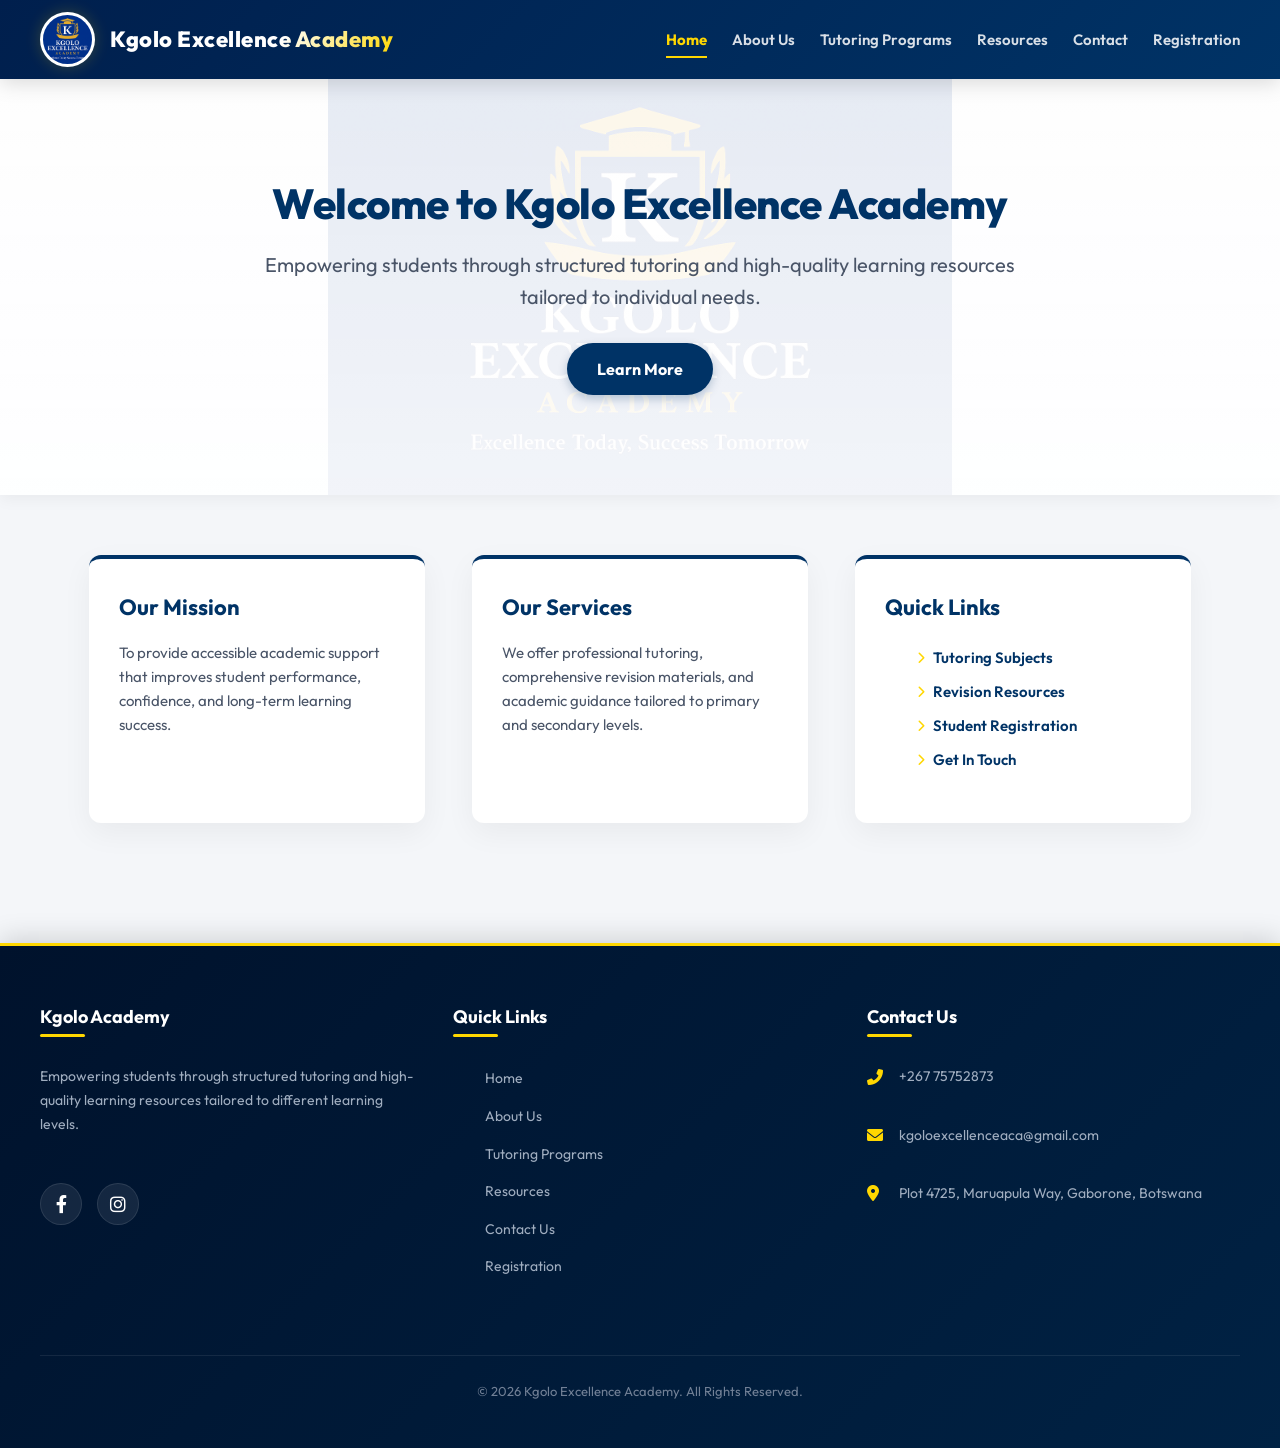
<file: index.html>
<!DOCTYPE html>
<html lang="en">
<head>
    <meta charset="UTF-8">
    <meta name="viewport" content="width=device-width, initial-scale=1.0">
    <title>Kgolo Excellence Academy | Home</title>

    <!-- Bootstrap CSS -->
    <link href="https://cdn.jsdelivr.net/npm/bootstrap@5.3.3/dist/css/bootstrap.min.css" rel="stylesheet" integrity="sha384-QWTKZyjpPEjISv5WaRU9OFeRpok6YctnYmDr5pNlyT2bRjXh0JMhjY6hW+ALEwIH" crossorigin="anonymous">

    <!-- Font Awesome (for social and contact icons) -->
    <link rel="stylesheet" href="https://cdnjs.cloudflare.com/ajax/libs/font-awesome/6.0.0/css/all.min.css">
    
    <!-- Shared Styles -->
    <link rel="stylesheet" href="nav-footer.css">
    
    <!-- Bootstrap JS Bundle -->
    <script src="https://cdn.jsdelivr.net/npm/bootstrap@5.3.3/dist/js/bootstrap.bundle.min.js" integrity="sha384-YvpcrYf0tY3lHB60NNkmXc5s9fDVZLESaAA55NDzOxhy9GkcIdslK1eN7N6jIeHz" crossorigin="anonymous" defer></script>

    <!-- Shared Navigation JS -->
    <script src="navigation.js" defer></script>

    <style>
        /* Page-specific overrides and content styles */
        body {
            background-color: #f4f6f9;
        }

        /* HERO SECTION */
        .hero {
            background: linear-gradient(rgba(255, 255, 255, 0.9), rgba(255, 255, 255, 0.95)), url('Images.wmd/Kgolo Excellence Academy Logo.png') no-repeat center;
            background-size: contain;
            text-align: center;
            padding: 100px 20px;
            box-shadow: 0 4px 15px rgba(0, 0, 0, 0.05);
        }

        .hero h1 {
            color: #003366;
            font-size: 42px;
            font-weight: 800;
            margin-bottom: 20px;
            letter-spacing: -0.5px;
        }

        .hero p {
            font-size: 20px;
            color: #4a5568;
            max-width: 800px;
            margin: 0 auto 30px;
            line-height: 1.6;
        }

        .btn {
            display: inline-block;
            background-color: #003366;
            color: white;
            padding: 14px 30px;
            border: none;
            cursor: pointer;
            font-size: 16px;
            font-weight: bold;
            border-radius: 30px;
            text-decoration: none;
            transition: all 0.3s cubic-bezier(0.165, 0.84, 0.44, 1);
            box-shadow: 0 4px 10px rgba(0, 51, 102, 0.25);
        }

        .btn:hover {
            background-color: #0055aa;
            transform: translateY(-2px);
            box-shadow: 0 6px 15px rgba(0, 85, 170, 0.35);
        }

        /* SECTIONS / CARDS */
        .sections {
            display: flex;
            justify-content: space-around;
            padding: 60px 40px;
            gap: 30px;
            flex-wrap: wrap;
            max-width: 1200px;
            margin: 0 auto;
        }

        .box {
            background: white;
            padding: 35px 30px;
            width: 30%;
            min-width: 280px;
            border-radius: 12px;
            box-shadow: 0 10px 30px rgba(0, 0, 0, 0.05);
            transition: all 0.3s ease;
            border-top: 4px solid #003366;
            display: flex;
            flex-direction: column;
            gap: 15px;
        }

        .box:hover {
            transform: translateY(-5px);
            box-shadow: 0 15px 35px rgba(0, 0, 0, 0.1);
            border-top-color: #ffd700;
        }

        .box h3 {
            color: #003366;
            font-size: 22px;
            font-weight: 700;
            margin-bottom: 5px;
        }

        .box p {
            color: #4a5568;
            font-size: 15px;
            line-height: 1.6;
        }

        .box-links {
            list-style: none;
            display: flex;
            flex-direction: column;
            gap: 10px;
            margin-top: 5px;
        }

        .box-links a {
            color: #003366;
            text-decoration: none;
            font-weight: 600;
            font-size: 15px;
            display: flex;
            align-items: center;
            gap: 8px;
            transition: color 0.2s ease;
        }

        .box-links a:hover {
            color: #0055aa;
        }

        .box-links i {
            font-size: 12px;
            color: #ffd700;
        }

        /* RESPONSIVE DESIGN */
        @media (max-width: 768px) {
            .hero {
                padding: 60px 20px;
            }

            .hero h1 {
                font-size: 32px;
            }

            .hero p {
                font-size: 17px;
            }

            .sections {
                padding: 30px 20px;
                flex-direction: column;
            }

            .box {
                width: 100%;
            }
        }
    </style>
</head>

<body>

    <!-- HEADER -->
    <header>
        <a href="index.html" class="logo-container">
            <img src="Images.wmd/Kgolo Excellence Academy Logo.png" alt="Kgolo Logo">
            <span class="site-name">Kgolo Excellence Academy</span>
        </a>

        <!-- Hamburger Icon Toggle -->
        <div class="menu-toggle">☰</div>

        <nav id="navMenu">
            <a href="index.html">Home</a>
            <a href="about.html">About Us</a>
            <a href="tutoring.html">Tutoring Programs</a>
            <a href="resources.html">Resources</a>
            <a href="contact.html">Contact</a>
            <a href="registration.html">Registration</a>
        </nav>
    </header>

    <!-- HERO -->
    <section class="hero">
        <h1>Welcome to Kgolo Excellence Academy</h1>
        <p>Empowering students through structured tutoring and high-quality learning resources tailored to individual needs.</p>
        <a href="about.html" class="btn">Learn More</a>
    </section>

    <!-- MAIN SECTIONS -->
    <section class="sections">

        <div class="box">
            <h3>Our Mission</h3>
            <p>
                To provide accessible academic support that improves student performance,
                confidence, and long-term learning success.
            </p>
        </div>

        <div class="box">
            <h3>Our Services</h3>
            <p>
                We offer professional tutoring, comprehensive revision materials, and academic guidance
                tailored to primary and secondary levels.
            </p>
        </div>

        <div class="box">
            <h3>Quick Links</h3>
            <ul class="box-links">
                <li><a href="tutoring.html"><i class="fas fa-chevron-right"></i> Tutoring Subjects</a></li>
                <li><a href="resources.html"><i class="fas fa-chevron-right"></i> Revision Resources</a></li>
                <li><a href="registration.html"><i class="fas fa-chevron-right"></i> Student Registration</a></li>
                <li><a href="contact.html"><i class="fas fa-chevron-right"></i> Get In Touch</a></li>
            </ul>
        </div>

    </section>

    <!-- FOOTER -->
    <footer>
        <div class="footer-col footer-about">
            <h3>Kgolo Academy</h3>
            <p>Empowering students through structured tutoring and high-quality learning resources tailored to different learning levels.</p>
            <div class="socials">
                <a href="https://www.facebook.com/" target="_blank" aria-label="Facebook"><i class="fab fa-facebook-f"></i></a>
                <a href="https://www.instagram.com/" target="_blank" aria-label="Instagram"><i class="fab fa-instagram"></i></a>
            </div>
        </div>

        <div class="footer-col">
            <h3>Quick Links</h3>
            <ul class="footer-links">
                <li><a href="index.html">Home</a></li>
                <li><a href="about.html">About Us</a></li>
                <li><a href="tutoring.html">Tutoring Programs</a></li>
                <li><a href="resources.html">Resources</a></li>
                <li><a href="contact.html">Contact Us</a></li>
                <li><a href="registration.html">Registration</a></li>
            </ul>
        </div>

        <div class="footer-col footer-contact">
            <h3>Contact Us</h3>
            <p><i class="fas fa-phone-alt"></i> +267 75752873</p>
            <p><i class="fas fa-envelope"></i> kgoloexcellenceaca@gmail.com</p>
            <p><i class="fas fa-map-marker-alt"></i> Plot 4725, Maruapula Way, Gaborone, Botswana</p>
        </div>

        <div class="footer-bottom">
            <p>&copy; 2026 Kgolo Excellence Academy. All Rights Reserved.</p>
        </div>
    </footer>

</body>
</html>
</file>
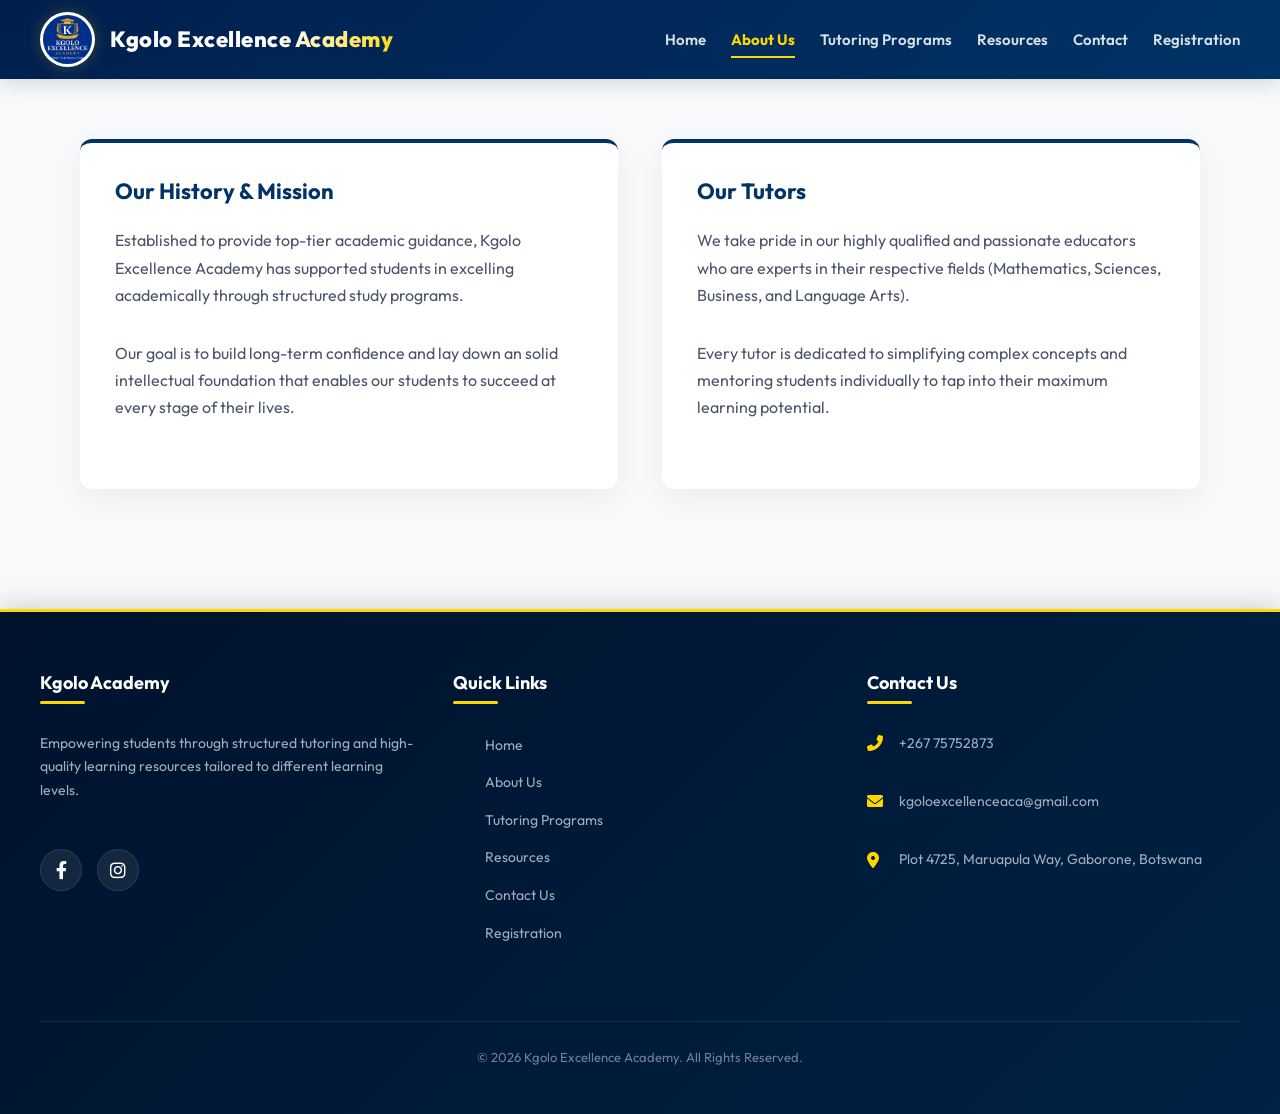
<file: about.html>
<!DOCTYPE html>
<html lang="en">
<head>
  <meta charset="UTF-8">
  <meta name="viewport" content="width=device-width, initial-scale=1.0">
  <title>About Us | Kgolo Excellence Academy</title>

  <!-- Bootstrap CSS -->
  <link href="https://cdn.jsdelivr.net/npm/bootstrap@5.3.3/dist/css/bootstrap.min.css" rel="stylesheet" integrity="sha384-QWTKZyjpPEjISv5WaRU9OFeRpok6YctnYmDr5pNlyT2bRjXh0JMhjY6hW+ALEwIH" crossorigin="anonymous">

  <!-- Font Awesome -->
  <link rel="stylesheet" href="https://cdnjs.cloudflare.com/ajax/libs/font-awesome/6.0.0/css/all.min.css">
  
  <!-- Shared Stylesheet -->
  <link rel="stylesheet" href="nav-footer.css">
  
  <!-- Bootstrap JS Bundle -->
  <script src="https://cdn.jsdelivr.net/npm/bootstrap@5.3.3/dist/js/bootstrap.bundle.min.js" integrity="sha384-YvpcrYf0tY3lHB60NNkmXc5s9fDVZLESaAA55NDzOxhy9GkcIdslK1eN7N6jIeHz" crossorigin="anonymous" defer></script>

  <!-- Shared Navigation Script -->
  <script src="navigation.js" defer></script>

  <style>
    /* Main Content Layout styles specific to About page */
    .main {
      display: flex;
      justify-content: space-between;
      padding: 60px 40px;
      gap: 40px;
      max-width: 1200px;
      margin: 0 auto;
    }

    .box {
      width: 48%;
      min-height: 350px;
      background: white;
      padding: 35px;
      border-radius: 12px;
      box-shadow: 0 10px 30px rgba(0,0,0,0.05);
      border-top: 4px solid #003366;
      transition: transform 0.3s ease, box-shadow 0.3s ease;
      display: flex;
      flex-direction: column;
      gap: 15px;
    }

    .box:hover {
      transform: translateY(-5px);
      box-shadow: 0 15px 35px rgba(0, 0, 0, 0.1);
      border-top-color: #ffd700;
    }

    .box h3 {
      color: #003366;
      font-size: 22px;
      font-weight: 700;
    }

    .box p {
      color: #4a5568;
      font-size: 16px;
      line-height: 1.7;
    }

    /* RESPONSIVE DESIGN */
    @media (max-width: 768px) {
      .main {
        flex-direction: column;
        padding: 30px 20px;
        gap: 30px;
      }

      .box {
        width: 100%;
        min-height: auto;
        padding: 25px;
      }
    }
  </style>
</head>

<body>

  <!-- HEADER -->
  <header>
    <a href="index.html" class="logo-container">
      <img src="Images.wmd/Kgolo Excellence Academy Logo.png" alt="Kgolo Logo">
      <span class="site-name">Kgolo Excellence Academy</span>
    </a>

    <!-- Hamburger Icon Toggle -->
    <div class="menu-toggle">☰</div>

    <nav id="navMenu">
      <a href="index.html">Home</a>
      <a href="about.html">About Us</a>
      <a href="tutoring.html">Tutoring Programs</a>
      <a href="resources.html">Resources</a>
      <a href="contact.html">Contact</a>
      <a href="registration.html">Registration</a>
    </nav>
  </header>

  <!-- MAIN CONTENT -->
  <section class="main">

    <!-- LEFT BOX -->
    <div class="box">
      <h3>Our History & Mission</h3>
      <p>
        Established to provide top-tier academic guidance, Kgolo Excellence Academy has supported students in excelling academically through structured study programs.
      </p>
      <p>
        Our goal is to build long-term confidence and lay down an solid intellectual foundation that enables our students to succeed at every stage of their lives.
      </p>
    </div>

    <!-- RIGHT BOX -->
    <div class="box">
      <h3>Our Tutors</h3>
      <p>
        We take pride in our highly qualified and passionate educators who are experts in their respective fields (Mathematics, Sciences, Business, and Language Arts).
      </p>
      <p>
        Every tutor is dedicated to simplifying complex concepts and mentoring students individually to tap into their maximum learning potential.
      </p>
    </div>

  </section>

  <!-- FOOTER -->
  <footer>
    <div class="footer-col footer-about">
      <h3>Kgolo Academy</h3>
      <p>Empowering students through structured tutoring and high-quality learning resources tailored to different learning levels.</p>
      <div class="socials">
        <a href="https://www.facebook.com/" target="_blank" aria-label="Facebook"><i class="fab fa-facebook-f"></i></a>
        <a href="https://www.instagram.com/" target="_blank" aria-label="Instagram"><i class="fab fa-instagram"></i></a>
      </div>
    </div>

    <div class="footer-col">
      <h3>Quick Links</h3>
      <ul class="footer-links">
        <li><a href="index.html">Home</a></li>
        <li><a href="about.html">About Us</a></li>
        <li><a href="tutoring.html">Tutoring Programs</a></li>
        <li><a href="resources.html">Resources</a></li>
        <li><a href="contact.html">Contact Us</a></li>
        <li><a href="registration.html">Registration</a></li>
      </ul>
    </div>

    <div class="footer-col footer-contact">
      <h3>Contact Us</h3>
      <p><i class="fas fa-phone-alt"></i> +267 75752873</p>
      <p><i class="fas fa-envelope"></i> kgoloexcellenceaca@gmail.com</p>
      <p><i class="fas fa-map-marker-alt"></i> Plot 4725, Maruapula Way, Gaborone, Botswana</p>
    </div>

    <div class="footer-bottom">
      <p>&copy; 2026 Kgolo Excellence Academy. All Rights Reserved.</p>
    </div>
  </footer>

</body>
</html>
</file>
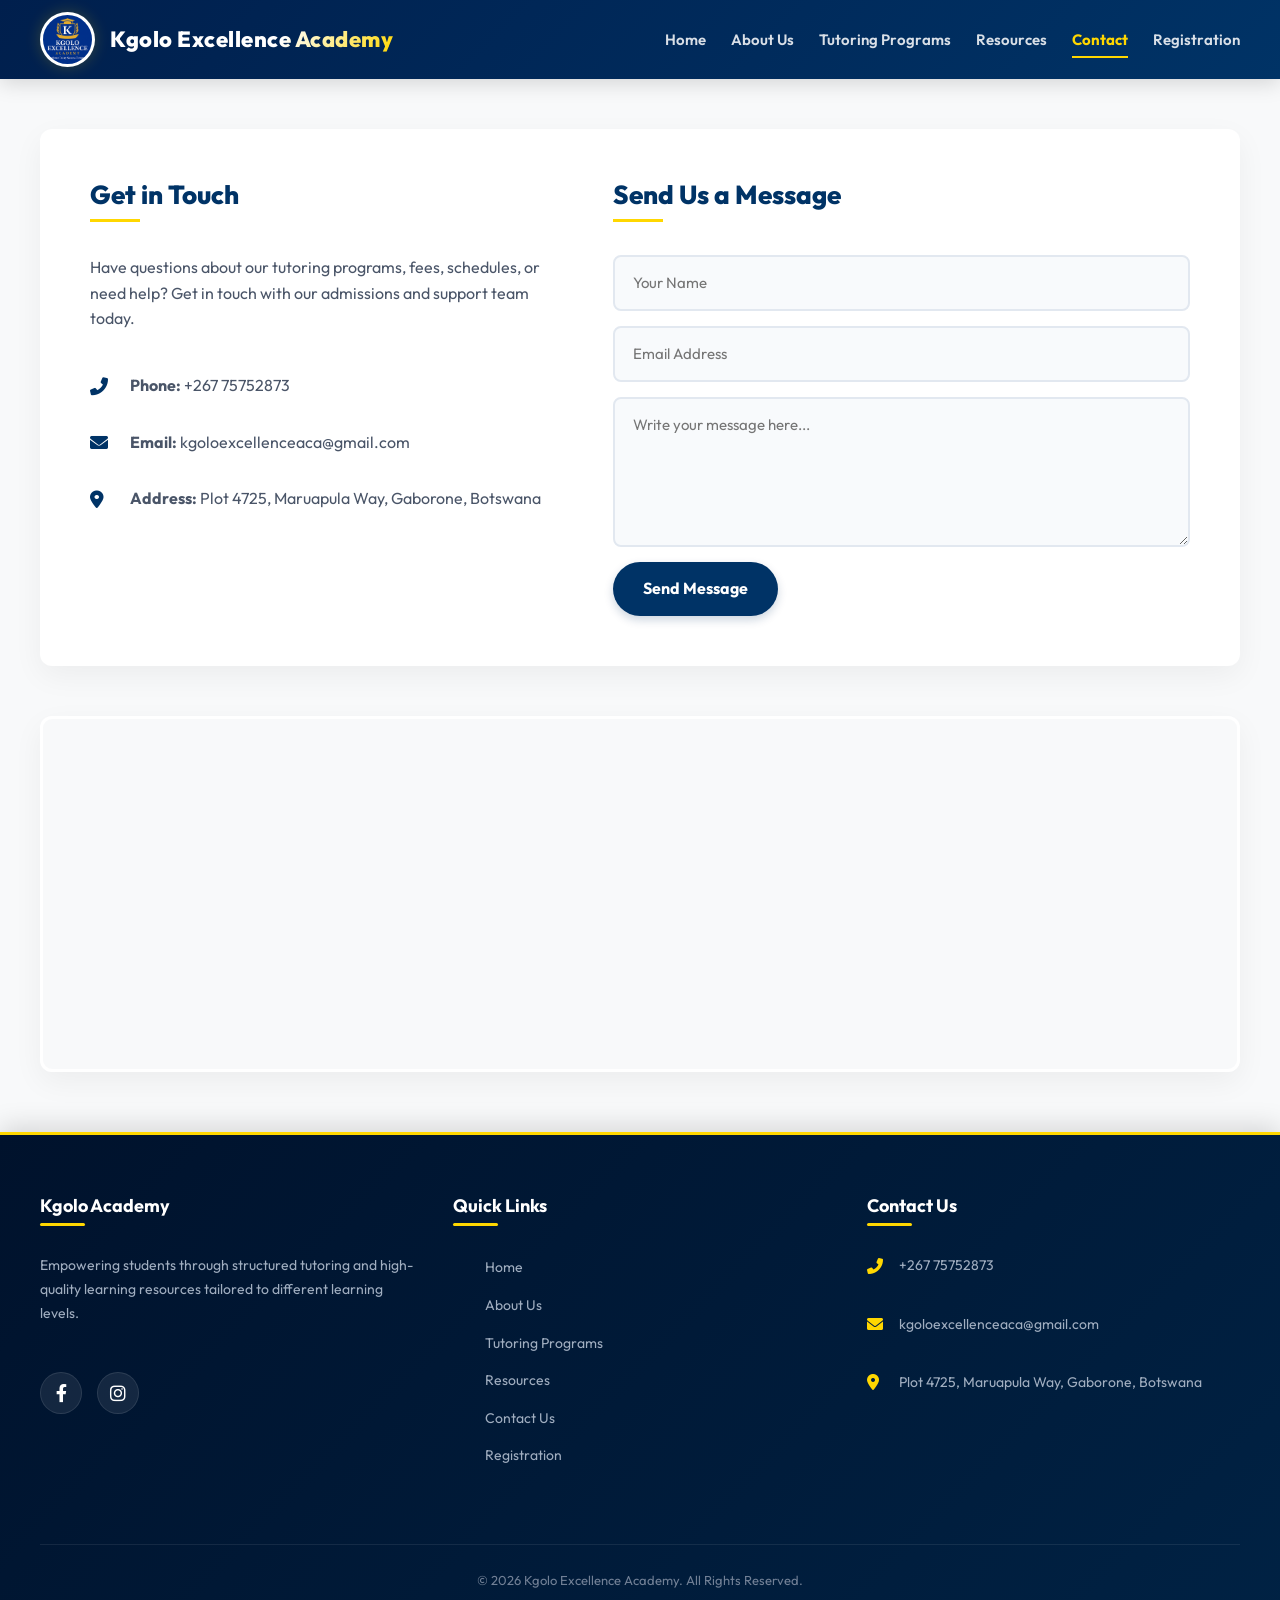
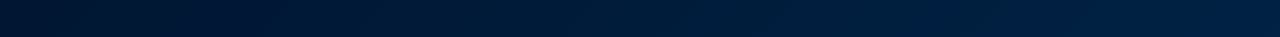
<file: contact.html>
<!DOCTYPE html>
<html lang="en">
<head>
  <meta charset="UTF-8">
  <meta name="viewport" content="width=device-width, initial-scale=1.0">
  <title>Contact Us | Kgolo Excellence Academy</title>

  <!-- Bootstrap CSS -->
  <link href="https://cdn.jsdelivr.net/npm/bootstrap@5.3.3/dist/css/bootstrap.min.css" rel="stylesheet" integrity="sha384-QWTKZyjpPEjISv5WaRU9OFeRpok6YctnYmDr5pNlyT2bRjXh0JMhjY6hW+ALEwIH" crossorigin="anonymous">

  <!-- Font Awesome -->
  <link rel="stylesheet" href="https://cdnjs.cloudflare.com/ajax/libs/font-awesome/6.0.0/css/all.min.css">
  
  <!-- Shared Stylesheet -->
  <link rel="stylesheet" href="nav-footer.css">
  
  <!-- Bootstrap JS Bundle -->
  <script src="https://cdn.jsdelivr.net/npm/bootstrap@5.3.3/dist/js/bootstrap.bundle.min.js" integrity="sha384-YvpcrYf0tY3lHB60NNkmXc5s9fDVZLESaAA55NDzOxhy9GkcIdslK1eN7N6jIeHz" crossorigin="anonymous" defer></script>

  <!-- Shared Navigation Script -->
  <script src="navigation.js" defer></script>

  <style>
    /* Page-specific styling for Contact layout */
    .contact-section {
      max-width: 1200px;
      margin: 50px auto;
      background: white;
      padding: 50px;
      border-radius: 12px;
      box-shadow: 0 10px 30px rgba(0, 0, 0, 0.05);
      display: flex;
      gap: 50px;
    }

    .contact-info {
      width: 45%;
      display: flex;
      flex-direction: column;
      gap: 25px;
    }

    .contact-info h3 {
      color: #003366;
      font-size: 26px;
      font-weight: 800;
      position: relative;
      padding-bottom: 12px;
    }

    .contact-info h3::after {
      content: '';
      position: absolute;
      width: 50px;
      height: 3px;
      background-color: #ffd700;
      bottom: 0;
      left: 0;
    }

    .contact-details {
      display: flex;
      flex-direction: column;
      gap: 15px;
    }

    .contact-details p {
      font-size: 16px;
      color: #4a5568;
      display: flex;
      align-items: center;
      gap: 15px;
    }

    .contact-details i {
      color: #003366;
      font-size: 18px;
      width: 25px;
    }

    /* Sleek Form styling */
    .contact-form {
      width: 55%;
      display: flex;
      flex-direction: column;
      gap: 25px;
    }

    .contact-form h3 {
      color: #003366;
      font-size: 26px;
      font-weight: 800;
      position: relative;
      padding-bottom: 12px;
    }

    .contact-form h3::after {
      content: '';
      position: absolute;
      width: 50px;
      height: 3px;
      background-color: #ffd700;
      bottom: 0;
      left: 0;
    }

    .form-group {
      display: flex;
      flex-direction: column;
      gap: 15px;
    }

    .contact-form input,
    .contact-form textarea {
      width: 100%;
      padding: 14px 18px;
      border: 2px solid #e2e8f0;
      border-radius: 8px;
      font-size: 15px;
      background-color: #f8fafc;
      transition: all 0.3s ease;
      color: #333333;
    }

    .contact-form input:focus,
    .contact-form textarea:focus {
      border-color: #003366;
      background-color: #ffffff;
      outline: none;
      box-shadow: 0 0 10px rgba(0, 51, 102, 0.1);
    }

    .contact-form textarea {
      height: 150px;
      resize: vertical;
    }

    .contact-form button {
      align-self: flex-start;
      background: #003366;
      color: white;
      border: none;
      padding: 14px 30px;
      cursor: pointer;
      border-radius: 30px;
      font-weight: bold;
      font-size: 16px;
      transition: all 0.3s ease;
      box-shadow: 0 4px 10px rgba(0, 51, 102, 0.2);
    }

    .contact-form button:hover {
      background: #0055aa;
      transform: translateY(-2px);
      box-shadow: 0 6px 15px rgba(0, 85, 170, 0.3);
    }

    /* MAP CONTAINER */
    .map {
      max-width: 1200px;
      margin: 40px auto;
      border-radius: 12px;
      overflow: hidden;
      box-shadow: 0 10px 30px rgba(0,0,0,0.05);
      border: 3px solid #ffffff;
    }

    iframe {
      width: 100%;
      height: 350px;
      border: none;
      display: block;
    }

    /* RESPONSIVE DESIGN */
    @media (max-width: 768px) {
      .contact-section {
        flex-direction: column;
        margin: 20px;
        padding: 30px 20px;
        gap: 45px;
      }

      .contact-info,
      .contact-form {
        width: 100%;
      }

      .contact-form button {
        width: 100%;
        text-align: center;
      }

      .map {
        margin: 20px;
      }
    }
  </style>
</head>

<body>

  <!-- HEADER -->
  <header>
    <a href="index.html" class="logo-container">
      <img src="Images.wmd/Kgolo Excellence Academy Logo.png" alt="Kgolo Logo">
      <span class="site-name">Kgolo Excellence Academy</span>
    </a>

    <!-- Hamburger Icon Toggle -->
    <div class="menu-toggle">☰</div>

    <nav id="navMenu">
      <a href="index.html">Home</a>
      <a href="about.html">About Us</a>
      <a href="tutoring.html">Tutoring Programs</a>
      <a href="resources.html">Resources</a>
      <a href="contact.html">Contact</a>
      <a href="registration.html">Registration</a>
    </nav>
  </header>

  <!-- CONTACT SECTION -->
  <section class="contact-section">

    <!-- LEFT INFO -->
    <div class="contact-info">
      <h3>Get in Touch</h3>
      <p style="color: #4a5568; font-size: 16px; line-height: 1.6;">
        Have questions about our tutoring programs, fees, schedules, or need help? Get in touch with our admissions and support team today.
      </p>
      
      <div class="contact-details">
        <p><i class="fas fa-phone-alt"></i> <span><strong>Phone:</strong> +267 75752873</span></p>
        <p><i class="fas fa-envelope"></i> <span><strong>Email:</strong> kgoloexcellenceaca@gmail.com</span></p>
        <p><i class="fas fa-map-marker-alt"></i> <span><strong>Address:</strong> Plot 4725, Maruapula Way, Gaborone, Botswana</span></p>
      </div>
    </div>

    <!-- RIGHT FORM -->
    <div class="contact-form">
      <h3>Send Us a Message</h3>

      <!-- Setup with post and standard fields -->
      <form id="contact-form" action="https://formspree.io/f/xvzyrqvg" method="POST" class="form-group">
        <input type="text" name="name" placeholder="Your Name" required>
        <input type="email" name="email" placeholder="Email Address" required>
        <textarea name="message" placeholder="Write your message here..." required></textarea>
        <button type="submit">Send Message</button>
        <div id="contact-status" class="form-status"></div>
      </form>
    </div>

  </section>

  <!-- GOOGLE MAP (Maruapula Area) -->
  <div class="map">
    <iframe 
      src="https://www.google.com/maps?q=Maruapula%20Gaborone&output=embed"
      title="Kgolo Academy Location Map"
      loading="lazy">
    </iframe>
  </div>

  <!-- FOOTER -->
  <footer>
    <div class="footer-col footer-about">
      <h3>Kgolo Academy</h3>
      <p>Empowering students through structured tutoring and high-quality learning resources tailored to different learning levels.</p>
      <div class="socials">
        <a href="https://www.facebook.com/" target="_blank" aria-label="Facebook"><i class="fab fa-facebook-f"></i></a>
        <a href="https://www.instagram.com/" target="_blank" aria-label="Instagram"><i class="fab fa-instagram"></i></a>
      </div>
    </div>

    <div class="footer-col">
      <h3>Quick Links</h3>
      <ul class="footer-links">
        <li><a href="index.html">Home</a></li>
        <li><a href="about.html">About Us</a></li>
        <li><a href="tutoring.html">Tutoring Programs</a></li>
        <li><a href="resources.html">Resources</a></li>
        <li><a href="contact.html">Contact Us</a></li>
        <li><a href="registration.html">Registration</a></li>
      </ul>
    </div>

    <div class="footer-col footer-contact">
      <h3>Contact Us</h3>
      <p><i class="fas fa-phone-alt"></i> +267 75752873</p>
      <p><i class="fas fa-envelope"></i> kgoloexcellenceaca@gmail.com</p>
      <p><i class="fas fa-map-marker-alt"></i> Plot 4725, Maruapula Way, Gaborone, Botswana</p>
    </div>

    <div class="footer-bottom">
      <p>&copy; 2026 Kgolo Excellence Academy. All Rights Reserved.</p>
    </div>
  </footer>

  <script>
    document.addEventListener("DOMContentLoaded", () => {
      const form = document.getElementById("contact-form");
      const status = document.getElementById("contact-status");

      if (form && status) {
        form.addEventListener("submit", async (event) => {
          event.preventDefault();
          const button = form.querySelector("button[type='submit']");
          const originalText = button.innerHTML;
          button.disabled = true;
          button.innerHTML = '<i class="fas fa-spinner fa-spin"></i> Sending...';

          status.style.display = "none";
          status.className = "form-status";

          const data = new FormData(event.target);
          try {
            const response = await fetch(form.action, {
              method: form.method,
              body: data,
              headers: {
                'Accept': 'application/json'
              }
            });

            if (response.ok) {
              status.classList.add("success");
              status.innerHTML = '<i class="fas fa-check-circle"></i> Thank you! Your message has been sent successfully. We will get back to you soon.';
              form.reset();
            } else {
              const result = await response.json();
              status.classList.add("error");
              status.innerHTML = '<i class="fas fa-exclamation-circle"></i> ' + (result.errors ? result.errors.map(e => e.message).join(", ") : "Oops! There was a problem submitting your form.");
            }
          } catch (error) {
            status.classList.add("error");
            status.innerHTML = '<i class="fas fa-exclamation-circle"></i> Oops! Connection error. Please check your internet and try again.';
          } finally {
            button.disabled = false;
            button.innerHTML = originalText;
          }
        });
      }
    });
  </script>

</body>
</html>
</file>
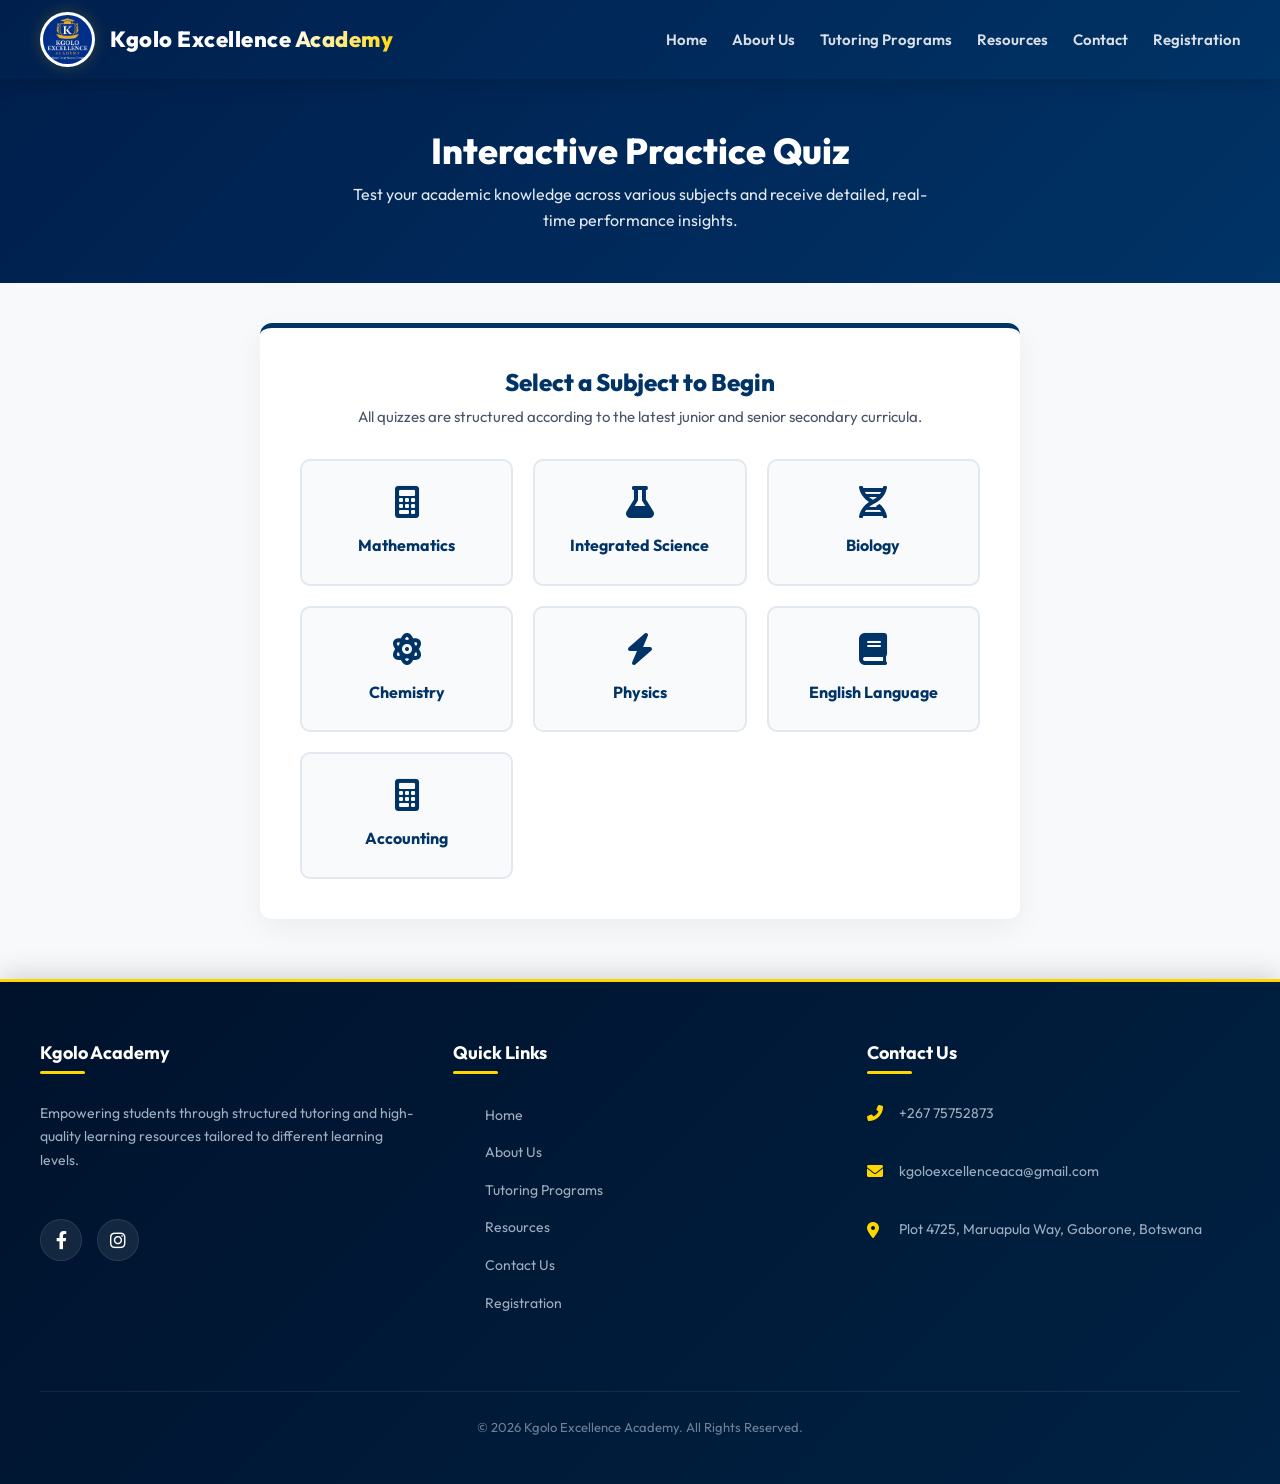
<file: quiz.html>
<!DOCTYPE html>
<html lang="en">
<head>
  <meta charset="UTF-8">
  <meta name="viewport" content="width=device-width, initial-scale=1.0">
  <title>Practice Quiz | Kgolo Excellence Academy</title>

  <!-- Bootstrap CSS -->
  <link href="https://cdn.jsdelivr.net/npm/bootstrap@5.3.3/dist/css/bootstrap.min.css" rel="stylesheet" integrity="sha384-QWTKZyjpPEjISv5WaRU9OFeRpok6YctnYmDr5pNlyT2bRjXh0JMhjY6hW+ALEwIH" crossorigin="anonymous">

  <!-- Font Awesome -->
  <link rel="stylesheet" href="https://cdnjs.cloudflare.com/ajax/libs/font-awesome/6.0.0/css/all.min.css">
  
  <!-- Shared Stylesheet -->
  <link rel="stylesheet" href="nav-footer.css">
  
  <!-- Bootstrap JS Bundle -->
  <script src="https://cdn.jsdelivr.net/npm/bootstrap@5.3.3/dist/js/bootstrap.bundle.min.js" integrity="sha384-YvpcrYf0tY3lHB60NNkmXc5s9fDVZLESaAA55NDzOxhy9GkcIdslK1eN7N6jIeHz" crossorigin="anonymous" defer></script>

  <!-- Shared Navigation Script -->
  <script src="navigation.js" defer></script>

  <style>
    .hero {
      background: linear-gradient(135deg, #001f4d 0%, #003366 100%);
      color: white;
      text-align: center;
      padding: 50px 20px;
    }
    .hero h1 {
      font-size: 36px;
      font-weight: 800;
      margin-bottom: 10px;
    }
    .hero p {
      font-size: 16px;
      color: #e2e8f0;
      max-width: 600px;
      margin: auto;
    }

    .quiz-container {
      max-width: 800px;
      margin: 40px auto;
      padding: 0 20px;
      min-height: 450px;
    }

    .quiz-card {
      background: white;
      border-radius: 12px;
      padding: 40px;
      box-shadow: 0 10px 30px rgba(0,0,0,0.05);
      border-top: 5px solid #003366;
      transition: all 0.4s ease;
      animation: fadeIn 0.4s ease forwards;
    }

    @keyframes fadeIn {
      from { opacity: 0; transform: translateY(10px); }
      to { opacity: 1; transform: translateY(0); }
    }

    /* SUBJECT SELECTOR VIEW */
    .subject-grid {
      display: grid;
      grid-template-columns: repeat(auto-fit, minmax(200px, 1fr));
      gap: 20px;
      margin-top: 30px;
    }
    .subject-btn {
      background: #f8fafc;
      border: 2px solid #e2e8f0;
      border-radius: 10px;
      padding: 25px 20px;
      text-align: center;
      cursor: pointer;
      transition: all 0.3s ease;
      display: flex;
      flex-direction: column;
      align-items: center;
      gap: 15px;
    }
    .subject-btn:hover {
      border-color: #ffd700;
      background: white;
      transform: translateY(-5px);
      box-shadow: 0 10px 20px rgba(0,0,0,0.05);
    }
    .subject-btn i {
      font-size: 32px;
      color: #003366;
    }
    .subject-btn span {
      font-weight: 700;
      color: #003366;
      font-size: 16px;
    }

    /* PROGRESS BAR */
    .progress-wrapper {
      margin-bottom: 25px;
    }
    .progress-info {
      display: flex;
      justify-content: space-between;
      font-size: 14px;
      font-weight: 600;
      color: #4a5568;
      margin-bottom: 8px;
    }
    .progress-bar-bg {
      background: #e2e8f0;
      height: 8px;
      border-radius: 4px;
      overflow: hidden;
    }
    .progress-bar-fill {
      background: #ffd700;
      height: 100%;
      width: 0%;
      border-radius: 4px;
      transition: width 0.4s ease;
    }

    /* QUESTION PANEL */
    .question-title {
      font-size: 20px;
      font-weight: 700;
      color: #003366;
      margin-bottom: 25px;
      line-height: 1.5;
    }
    .options-list {
      display: flex;
      flex-direction: column;
      gap: 15px;
    }
    .option-btn {
      background: #f8fafc;
      border: 2px solid #e2e8f0;
      border-radius: 8px;
      padding: 15px 20px;
      text-align: left;
      cursor: pointer;
      font-size: 15px;
      font-weight: 500;
      color: #333;
      transition: all 0.25s ease;
      display: flex;
      align-items: center;
      justify-content: space-between;
      gap: 15px;
    }
    .option-btn:hover:not(.disabled) {
      border-color: #003366;
      background: #f1f5f9;
    }
    .option-btn.correct {
      border-color: #198754 !important;
      background-color: #d1e7dd !important;
      color: #0f5132 !important;
      font-weight: 700;
    }
    .option-btn.incorrect {
      border-color: #dc3545 !important;
      background-color: #f8d7da !important;
      color: #842029 !important;
    }
    .option-btn.disabled {
      cursor: not-allowed;
    }

    /* RESULTS PAGE */
    .results-header {
      text-align: center;
      margin-bottom: 30px;
    }
    .score-circle {
      width: 140px;
      height: 140px;
      border-radius: 50%;
      background: #003366;
      color: white;
      display: flex;
      flex-direction: column;
      align-items: center;
      justify-content: center;
      margin: 0 auto 20px;
      box-shadow: 0 10px 20px rgba(0,51,102,0.2);
    }
    .score-circle h2 {
      font-size: 36px;
      font-weight: 800;
      margin: 0;
      color: #ffd700;
    }
    .score-circle span {
      font-size: 14px;
      font-weight: 600;
      color: #cbd5e1;
    }
    .result-badge {
      font-size: 18px;
      font-weight: 800;
      color: #003366;
      margin-bottom: 10px;
    }
    .result-feedback {
      font-size: 15px;
      color: #4a5568;
      max-width: 500px;
      margin: 0 auto 30px;
    }

    .review-item {
      border-bottom: 1px solid #e2e8f0;
      padding: 15px 0;
      text-align: left;
    }
    .review-item:last-child {
      border-bottom: none;
    }
    .review-q {
      font-weight: 700;
      color: #003366;
      margin-bottom: 5px;
    }
    .review-ans {
      font-size: 14px;
      margin-bottom: 3px;
    }
    .review-exp {
      font-size: 13px;
      font-style: italic;
      color: #718096;
      margin-top: 5px;
    }

    .btn-row {
      display: flex;
      justify-content: center;
      gap: 15px;
      margin-top: 30px;
      flex-wrap: wrap;
    }
    .action-btn {
      background: #003366;
      color: white;
      border: none;
      padding: 12px 25px;
      border-radius: 30px;
      font-weight: bold;
      transition: all 0.3s;
      cursor: pointer;
      text-decoration: none;
      display: inline-flex;
      align-items: center;
      gap: 8px;
    }
    .action-btn:hover {
      background: #0055aa;
      transform: translateY(-2px);
      box-shadow: 0 4px 12px rgba(0,85,170,0.3);
      color: white;
    }
    .action-btn.secondary {
      background: #f1f5f9;
      color: #003366;
      border: 2px solid #003366;
    }
    .action-btn.secondary:hover {
      background: #e2e8f0;
      color: #003366;
      box-shadow: none;
      transform: translateY(-2px);
    }
  </style>
</head>
<body>

  <!-- HEADER -->
  <header>
    <a href="index.html" class="logo-container">
      <img src="Images.wmd/Kgolo Excellence Academy Logo.png" alt="Kgolo Logo">
      <span class="site-name">Kgolo Excellence Academy</span>
    </a>

    <!-- Hamburger Icon Toggle -->
    <div class="menu-toggle">☰</div>

    <nav id="navMenu">
      <a href="index.html">Home</a>
      <a href="about.html">About Us</a>
      <a href="tutoring.html">Tutoring Programs</a>
      <a href="resources.html">Resources</a>
      <a href="contact.html">Contact</a>
      <a href="registration.html">Registration</a>
    </nav>
  </header>

  <!-- HERO -->
  <section class="hero">
    <h1>Interactive Practice Quiz</h1>
    <p>Test your academic knowledge across various subjects and receive detailed, real-time performance insights.</p>
  </section>

  <!-- MAIN CONTAINER -->
  <div class="quiz-container">
    <div class="quiz-card" id="quiz-card">
      <!-- SELECT SUBJECT VIEW -->
      <div id="subject-view">
        <h2 style="color:#003366; font-size:24px; font-weight:800; text-align:center;">Select a Subject to Begin</h2>
        <p style="color:#4a5568; text-align:center; font-size:15px; margin-bottom:20px;">All quizzes are structured according to the latest junior and senior secondary curricula.</p>
        
        <div class="subject-grid">
          <div class="subject-btn" onclick="startQuiz('mathematics')">
            <i class="fas fa-calculator"></i>
            <span>Mathematics</span>
          </div>
          <div class="subject-btn" onclick="startQuiz('science')">
            <i class="fas fa-flask"></i>
            <span>Integrated Science</span>
          </div>
          <div class="subject-btn" onclick="startQuiz('biology')">
            <i class="fas fa-dna"></i>
            <span>Biology</span>
          </div>
          <div class="subject-btn" onclick="startQuiz('chemistry')">
            <i class="fas fa-atom"></i>
            <span>Chemistry</span>
          </div>
          <div class="subject-btn" onclick="startQuiz('physics')">
            <i class="fas fa-bolt"></i>
            <span>Physics</span>
          </div>
          <div class="subject-btn" onclick="startQuiz('english')">
            <i class="fas fa-book"></i>
            <span>English Language</span>
          </div>
          <div class="subject-btn" onclick="startQuiz('accounting')">
            <i class="fas fa-calculator"></i>
            <span>Accounting</span>
          </div>
        </div>
      </div>

      <!-- ACTIVE QUIZ VIEW -->
      <div id="quiz-view" style="display:none;">
        <div class="progress-wrapper">
          <div class="progress-info">
            <span id="subject-title">Subject Quiz</span>
            <span id="question-progress">Question 1 of 5</span>
          </div>
          <div class="progress-bar-bg">
            <div class="progress-bar-fill" id="progress-bar"></div>
          </div>
        </div>

        <div class="question-title" id="question-text">
          Question Text goes here...
        </div>

        <div class="options-list" id="options-container">
          <!-- Dynamically filled -->
        </div>

        <div style="text-align:right; margin-top:25px;">
          <button class="action-btn" id="next-btn" style="display:none;" onclick="loadNextQuestion()">
            Next Question <i class="fas fa-arrow-right"></i>
          </button>
        </div>
      </div>

      <!-- RESULTS VIEW -->
      <div id="results-view" style="display:none;">
        <div class="results-header">
          <div class="score-circle">
            <h2 id="result-score">4/5</h2>
            <span>Correct Answers</span>
          </div>
          <div class="result-badge" id="result-badge">EXCELLENT WORK!</div>
          <div class="result-feedback" id="result-feedback">
            You show a strong understanding of this subject. Keep review checklists and notes handy for exams.
          </div>
        </div>

        <h3 style="color:#003366; font-size:18px; font-weight:800; border-bottom:2px solid #e2e8f0; padding-bottom:8px; margin-bottom:15px; text-align:left;">
          Question Review & Explanations
        </h3>
        
        <div id="review-container">
          <!-- Dynamically filled -->
        </div>

        <div class="btn-row">
          <button class="action-btn" onclick="restartQuiz()"><i class="fas fa-redo"></i> Try Again</button>
          <button class="action-btn secondary" onclick="showSubjects()"><i class="fas fa-th-large"></i> Other Subject</button>
          <a href="resources.html" class="action-btn secondary"><i class="fas fa-arrow-left"></i> Study Resources</a>
        </div>
      </div>
    </div>
  </div>

  <!-- FOOTER -->
  <footer>
    <div class="footer-col footer-about">
      <h3>Kgolo Academy</h3>
      <p>Empowering students through structured tutoring and high-quality learning resources tailored to different learning levels.</p>
      <div class="socials">
        <a href="https://www.facebook.com/" target="_blank" aria-label="Facebook"><i class="fab fa-facebook-f"></i></a>
        <a href="https://www.instagram.com/" target="_blank" aria-label="Instagram"><i class="fab fa-instagram"></i></a>
      </div>
    </div>

    <div class="footer-col">
      <h3>Quick Links</h3>
      <ul class="footer-links">
        <li><a href="index.html">Home</a></li>
        <li><a href="about.html">About Us</a></li>
        <li><a href="tutoring.html">Tutoring Programs</a></li>
        <li><a href="resources.html">Resources</a></li>
        <li><a href="contact.html">Contact Us</a></li>
        <li><a href="registration.html">Registration</a></li>
      </ul>
    </div>

    <div class="footer-col footer-contact">
      <h3>Contact Us</h3>
      <p><i class="fas fa-phone-alt"></i> +267 75752873</p>
      <p><i class="fas fa-envelope"></i> kgoloexcellenceaca@gmail.com</p>
      <p><i class="fas fa-map-marker-alt"></i> Plot 4725, Maruapula Way, Gaborone, Botswana</p>
    </div>

    <div class="footer-bottom">
      <p>&copy; 2026 Kgolo Excellence Academy. All Rights Reserved.</p>
    </div>
  </footer>

  <!-- INTERACTIVE QUIZ APPLICATION LOGIC -->
  <script>
    const quizzes = {
      mathematics: [
        {
          question: "Solve the equation 2x + 7 = 15. What is the value of x?",
          options: ["x = 2", "x = 4", "x = 5", "x = 8"],
          correct: 1,
          explanation: "Subtract 7 from both sides to get 2x = 8. Dividing by 2 gives x = 4."
        },
        {
          question: "What is the gradient (slope) of the line passing through points A(1, 3) and B(3, 7)?",
          options: ["Gradient = 1", "Gradient = 2", "Gradient = 3", "Gradient = 4"],
          correct: 1,
          explanation: "Gradient m = (y2 - y1) / (x2 - x1) = (7 - 3) / (3 - 1) = 4 / 2 = 2."
        },
        {
          question: "In a right-angled triangle, the side opposite angle θ is 6 cm and the hypotenuse is 10 cm. Find sin(θ).",
          options: ["sin(θ) = 0.5", "sin(θ) = 0.6", "sin(θ) = 0.8", "sin(θ) = 1.0"],
          correct: 1,
          explanation: "sin(θ) = Opposite / Hypotenuse = 6 / 10 = 0.6."
        },
        {
          question: "If log10(x) = 3, what is the value of x?",
          options: ["x = 30", "x = 100", "x = 300", "x = 1000"],
          correct: 3,
          explanation: "By logarithmic definition, log10(x) = 3 means x = 10³ = 1000."
        },
        {
          question: "What is the expanded form of (a - b)(a + b)?",
          options: ["a² - 2ab + b²", "a² + b²", "a² - b²", "a² + 2ab + b²"],
          correct: 2,
          explanation: "Expanding the brackets gives a² + ab - ba - b². The middle terms cancel out, leaving the difference of squares: a² - b²."
        }
      ],
      science: [
        {
          question: "What is the primary product of plant photosynthesis released into the atmosphere?",
          options: ["Carbon dioxide", "Oxygen", "Nitrogen", "Water vapor"],
          correct: 1,
          explanation: "Photosynthesis uses water, CO2 and sunlight to make glucose and releases Oxygen (O2) gas as a vital byproduct."
        },
        {
          question: "What form of heat transfer does not require a medium and occurs through empty space?",
          options: ["Conduction", "Convection", "Radiation", "Evaporation"],
          correct: 2,
          explanation: "Radiation transfer occurs through electromagnetic waves and can travel through a vacuum, like sunlight traveling to Earth."
        },
        {
          question: "Which blood vessel type carries oxygenated blood away from the heart to the rest of the body?",
          options: ["Veins", "Capillaries", "Arteries", "Venules"],
          correct: 2,
          explanation: "Arteries carry oxygenated blood under pressure away from the heart, with the pulmonary artery being the sole exception."
        },
        {
          question: "What is the chemical formula for ordinary table salt?",
          options: ["HCl", "NaOH", "NaCl", "NaHCO3"],
          correct: 2,
          explanation: "Ordinary table salt is Sodium Chloride, which has the chemical formula NaCl."
        },
        {
          question: "What is the SI unit of electric current?",
          options: ["Volt", "Ampere", "Ohm", "Watt"],
          correct: 1,
          explanation: "The Ampere (A) is the SI base unit of electric current, named after André-Marie Ampère."
        }
      ],
      biology: [
        {
          question: "Which of the following organelles is known as the 'powerhouse of the cell'?",
          options: ["Nucleus", "Ribosome", "Chloroplast", "Mitochondrion"],
          correct: 3,
          explanation: "The mitochondrion is where cellular respiration occurs to generate ATP, the chemical energy currency of cells."
        },
        {
          question: "Which blood cell type is responsible for carrying oxygen throughout the human body?",
          options: ["White Blood Cells", "Red Blood Cells", "Platelets", "Lymphocytes"],
          correct: 1,
          explanation: "Red blood cells (erythrocytes) contain hemoglobin, a protein molecule that binds and transports oxygen."
        },
        {
          question: "What is the primary site of nutrient absorption in the human digestive system?",
          options: ["Stomach", "Large Intestine", "Small Intestine", "Esophagus"],
          correct: 2,
          explanation: "The small intestine has structural folds called villi and microvilli that vastly expand the surface area to absorb digested nutrients."
        },
        {
          question: "Which of these is a plant hormone responsible for fruit ripening?",
          options: ["Auxin", "Gibberellin", "Ethylene", "Cytokinin"],
          correct: 2,
          explanation: "Ethylene is a gaseous plant hormone that coordinates and stimulates the ripening of fruits."
        },
        {
          question: "What is the genetic molecule that stores the hereditary code of living organisms?",
          options: ["RNA", "DNA", "ATP", "Protein"],
          correct: 1,
          explanation: "DNA (Deoxyribonucleic Acid) is the double-helix molecule that contains genetic blueprints."
        }
      ],
      chemistry: [
        {
          question: "What is the pH level of pure, neutral water at room temperature?",
          options: ["pH = 0", "pH = 5", "pH = 7", "pH = 14"],
          correct: 2,
          explanation: "Pure water is neutral and has a pH of exactly 7. Values lower than 7 are acidic, and higher are basic/alkaline."
        },
        {
          question: "Which element has the atomic number 1 on the periodic table?",
          options: ["Helium", "Hydrogen", "Lithium", "Oxygen"],
          correct: 1,
          explanation: "Hydrogen (H) has one proton in its nucleus, making its atomic number 1."
        },
        {
          question: "What type of chemical bonding involves the complete transfer of electrons from one atom to another?",
          options: ["Covalent Bonding", "Metallic Bonding", "Hydrogen Bonding", "Ionic Bonding"],
          correct: 3,
          explanation: "Ionic bonding involves the complete transfer of valence electrons, creating positive and negative ions that attract each other."
        },
        {
          question: "Which of the following is a noble gas (Group 18 element) that is inert?",
          options: ["Nitrogen", "Oxygen", "Argon", "Chlorine"],
          correct: 2,
          explanation: "Argon (Ar) is a noble gas with a full outer electron shell, making it extremely unreactive (inert)."
        },
        {
          question: "What is the state change called when a solid turns directly into a gas without melting first?",
          options: ["Condensation", "Sublimation", "Evaporation", "Deposition"],
          correct: 1,
          explanation: "Sublimation is the transition of a substance directly from the solid to the gas state (e.g. Dry Ice or Iodine vapor)."
        }
      ],
      physics: [
        {
          question: "What is the gravitational acceleration (g) near the Earth's surface approximately equal to?",
          options: ["5.8 m/s²", "9.8 m/s²", "12.4 m/s²", "15.0 m/s²"],
          correct: 1,
          explanation: "Under standard gravity, the acceleration of an object in free fall is approximately 9.8 m/s²."
        },
        {
          question: "According to Newton's Second Law of Motion, Force is equal to mass multiplied by what?",
          options: ["Velocity", "Distance", "Time", "Acceleration"],
          correct: 3,
          explanation: "Newton's second law is stated mathematically as F = ma (Force = Mass × Acceleration)."
        },
        {
          question: "What is the speed of light in a vacuum approximately equal to?",
          options: ["300,000 m/s", "3,000,000 m/s", "30,000,000 m/s", "300,000,000 m/s"],
          correct: 3,
          explanation: "Light travels through a vacuum at approximately 3.00 × 10⁸ meters per second (300,000 km/s)."
        },
        {
          question: "Which law states that energy cannot be created or destroyed, only transformed?",
          options: ["Law of Conservation of Mass", "Law of Thermodynamics", "Law of Conservation of Energy", "Ohm's Law"],
          correct: 2,
          explanation: "The Law of Conservation of Energy states that the total energy in an isolated system remains constant; it can only change form."
        },
        {
          question: "What physical property describes a material's opposition to the flow of electric current?",
          options: ["Voltage", "Capacitance", "Inductance", "Resistance"],
          correct: 3,
          explanation: "Electrical resistance (measured in Ohms, Ω) represents how much a material opposes current flow."
        }
      ],
      english: [
        {
          question: "Identify the conjunction in this sentence: 'Although it rained heavily, we walked to the library.'",
          options: ["heavily", "Although", "walked", "library"],
          correct: 1,
          explanation: "'Although' is a subordinating conjunction introducing a concession clause."
        },
        {
          question: "Choose the correct spelling of the following word:",
          options: ["Accomodation", "Acommodation", "Accommodation", "Acomodation"],
          correct: 2,
          explanation: "The correct spelling is 'Accommodation' (double 'c' and double 'm')."
        },
        {
          question: "What is the antonym of the word 'BENEVOLENT'?",
          options: ["Kind", "Malevolent", "Generous", "Indifferent"],
          correct: 1,
          explanation: "'Benevolent' means well-meaning and kindly. Its direct antonym is 'Malevolent', which means wishing evil or harm to others."
        },
        {
          question: "Select the sentence written in the passive voice:",
          options: ["The teacher graded the papers.", "The papers were graded by the teacher.", "The teacher was grading the papers.", "The teacher had graded the papers."],
          correct: 1,
          explanation: "In active voice, the subject acts. In 'The papers were graded by the teacher', the subject (papers) receives the action (passive)."
        },
        {
          question: "What figure of speech is used in: 'The wind whispered secrets through the trees'?",
          options: ["Simile", "Metaphor", "Personification", "Hyperbole"],
          correct: 2,
          explanation: "Giving human qualities ('whispered secrets') to non-human things (the wind) is called personification."
        }
      ],
      accounting: [
        {
          question: "According to the fundamental accounting equation, Assets are always equal to Liabilities plus what?",
          options: ["Expenses", "Revenue", "Owner's Equity (Capital)", "Drawings"],
          correct: 2,
          explanation: "The accounting equation is: Assets = Liabilities + Owner's Equity (Capital)."
        },
        {
          question: "Which financial document contains a summary list of all ledger balances to test mathematical accuracy?",
          options: ["Trial Balance", "Income Statement", "Cash Book", "Ledger Ledger"],
          correct: 0,
          explanation: "A Trial Balance is prepared to test the equality of total debits and credits from the ledgers."
        },
        {
          question: "When a business sells goods on credit, which account should be debited under double-entry?",
          options: ["Sales Account", "Cash Account", "Accounts Receivable (Debtor)", "Accounts Payable (Creditor)"],
          correct: 2,
          explanation: "For credit sales, you debit Accounts Receivable (asset increasing) and credit Sales Account (revenue increasing)."
        },
        {
          question: "Which of the following is categorized as a Current Liability?",
          options: ["Bank Loan (5-year)", "Accounts Payable (Trade Creditors)", "Office Equipment", "Inventory"],
          correct: 1,
          explanation: "Accounts payable are current liabilities because they represent obligations expected to be settled within one year."
        },
        {
          question: "What type of account is 'Drawings' classified as?",
          options: ["Asset Account", "Liability Account", "Contra-Equity Account", "Expense Account"],
          correct: 2,
          explanation: "Drawings represents the withdrawal of capital by the owner, reducing equity. It is a contra-equity account."
        }
      ]
    };

    let currentSubject = "";
    let currentQuestionIndex = 0;
    let score = 0;
    let userAnswers = [];

    function startQuiz(subject) {
      currentSubject = subject;
      currentQuestionIndex = 0;
      score = 0;
      userAnswers = [];

      document.getElementById("subject-view").style.display = "none";
      document.getElementById("quiz-view").style.display = "block";
      document.getElementById("results-view").style.display = "none";

      const titleMap = {
        mathematics: "Mathematics - Form 4",
        science: "Integrated Science - Form 4",
        biology: "Biology - Form 4",
        chemistry: "Chemistry - Form 5",
        physics: "Physics - Form 5",
        english: "English Language - Form 5",
        accounting: "Accounting - Form 5"
      };

      document.getElementById("subject-title").innerText = titleMap[subject] || "Subject Quiz";
      loadQuestion();
    }

    function loadQuestion() {
      const quiz = quizzes[currentSubject];
      const q = quiz[currentQuestionIndex];

      // Progress bar and details
      document.getElementById("question-progress").innerText = `Question ${currentQuestionIndex + 1} of ${quiz.length}`;
      const progressPercent = ((currentQuestionIndex) / quiz.length) * 100;
      document.getElementById("progress-bar").style.width = `${progressPercent}%`;

      // Set text
      document.getElementById("question-text").innerText = q.question;

      // Render options
      const container = document.getElementById("options-container");
      container.innerHTML = "";

      q.options.forEach((opt, idx) => {
        const btn = document.createElement("button");
        btn.className = "option-btn";
        btn.innerHTML = `<span>${opt}</span><i class="far fa-circle"></i>`;
        btn.onclick = () => selectOption(idx);
        container.appendChild(btn);
      });

      document.getElementById("next-btn").style.display = "none";
    }

    function selectOption(selectedIdx) {
      const quiz = quizzes[currentSubject];
      const q = quiz[currentQuestionIndex];

      userAnswers.push(selectedIdx);

      const options = document.querySelectorAll(".option-btn");
      
      // Disable further clicks
      options.forEach((btn, idx) => {
        btn.classList.add("disabled");
        btn.onclick = null; // Remove handler
        
        // Show correct answers in green
        if (idx === q.correct) {
          btn.classList.add("correct");
          btn.querySelector("i").className = "fas fa-check-circle";
        }
      });

      if (selectedIdx === q.correct) {
        score++;
      } else {
        // Highlight incorrect choice
        options[selectedIdx].classList.add("incorrect");
        options[selectedIdx].querySelector("i").className = "fas fa-times-circle";
      }

      document.getElementById("next-btn").style.display = "inline-flex";
    }

    function loadNextQuestion() {
      currentQuestionIndex++;
      const quiz = quizzes[currentSubject];

      if (currentQuestionIndex < quiz.length) {
        loadQuestion();
      } else {
        // End of quiz, show progress final fill
        document.getElementById("progress-bar").style.width = "100%";
        showResults();
      }
    }

    function showResults() {
      const quiz = quizzes[currentSubject];
      
      document.getElementById("quiz-view").style.display = "none";
      document.getElementById("results-view").style.display = "block";

      document.getElementById("result-score").innerText = `${score} / ${quiz.length}`;

      const percent = (score / quiz.length) * 100;
      let badge = "";
      let feedback = "";

      if (percent === 100) {
        badge = "PERFECT SCORE! 🏆";
        feedback = "Outstanding! You got every question right. You are fully prepared to excel in your final examinations.";
      } else if (percent >= 80) {
        badge = "EXCELLENT WORK! 🌟";
        feedback = "Fantastic performance! You have a solid comprehension of this syllabus. Keep it up!";
      } else if (percent >= 60) {
        badge = "GOOD EFFORT! 👍";
        feedback = "Great attempt! You got a solid passing grade. Review the study guide notes briefly to touch up your knowledge.";
      } else {
        badge = "KEEP STUDYING! 📚";
        feedback = "Keep practicing! We highly recommend downloading the subject notes and reviewing the areas you missed.";
      }

      document.getElementById("result-badge").innerText = badge;
      document.getElementById("result-feedback").innerText = feedback;

      // Populate review section
      const container = document.getElementById("review-container");
      container.innerHTML = "";

      quiz.forEach((q, idx) => {
        const uAns = userAnswers[idx];
        const isCorrect = (uAns === q.correct);

        const item = document.createElement("div");
        item.className = "review-item";
        item.innerHTML = `
          <div class="review-q">${idx + 1}. ${q.question}</div>
          <div class="review-ans" style="color:${isCorrect ? '#198754' : '#dc3545'}; font-weight: 600;">
            <i class="fas ${isCorrect ? 'fa-check' : 'fa-times'}"></i> Your Answer: ${q.options[uAns]}
          </div>
          ${!isCorrect ? `<div class="review-ans" style="color:#198754; font-weight:600;"><i class="fas fa-check"></i> Correct Answer: ${q.options[q.correct]}</div>` : ''}
          <div class="review-exp"><strong>Explanation:</strong> ${q.explanation}</div>
        `;
        container.appendChild(item);
      });
    }

    function restartQuiz() {
      startQuiz(currentSubject);
    }

    function showSubjects() {
      document.getElementById("subject-view").style.display = "block";
      document.getElementById("quiz-view").style.display = "none";
      document.getElementById("results-view").style.display = "none";
    }
  </script>
</body>
</html>
</file>
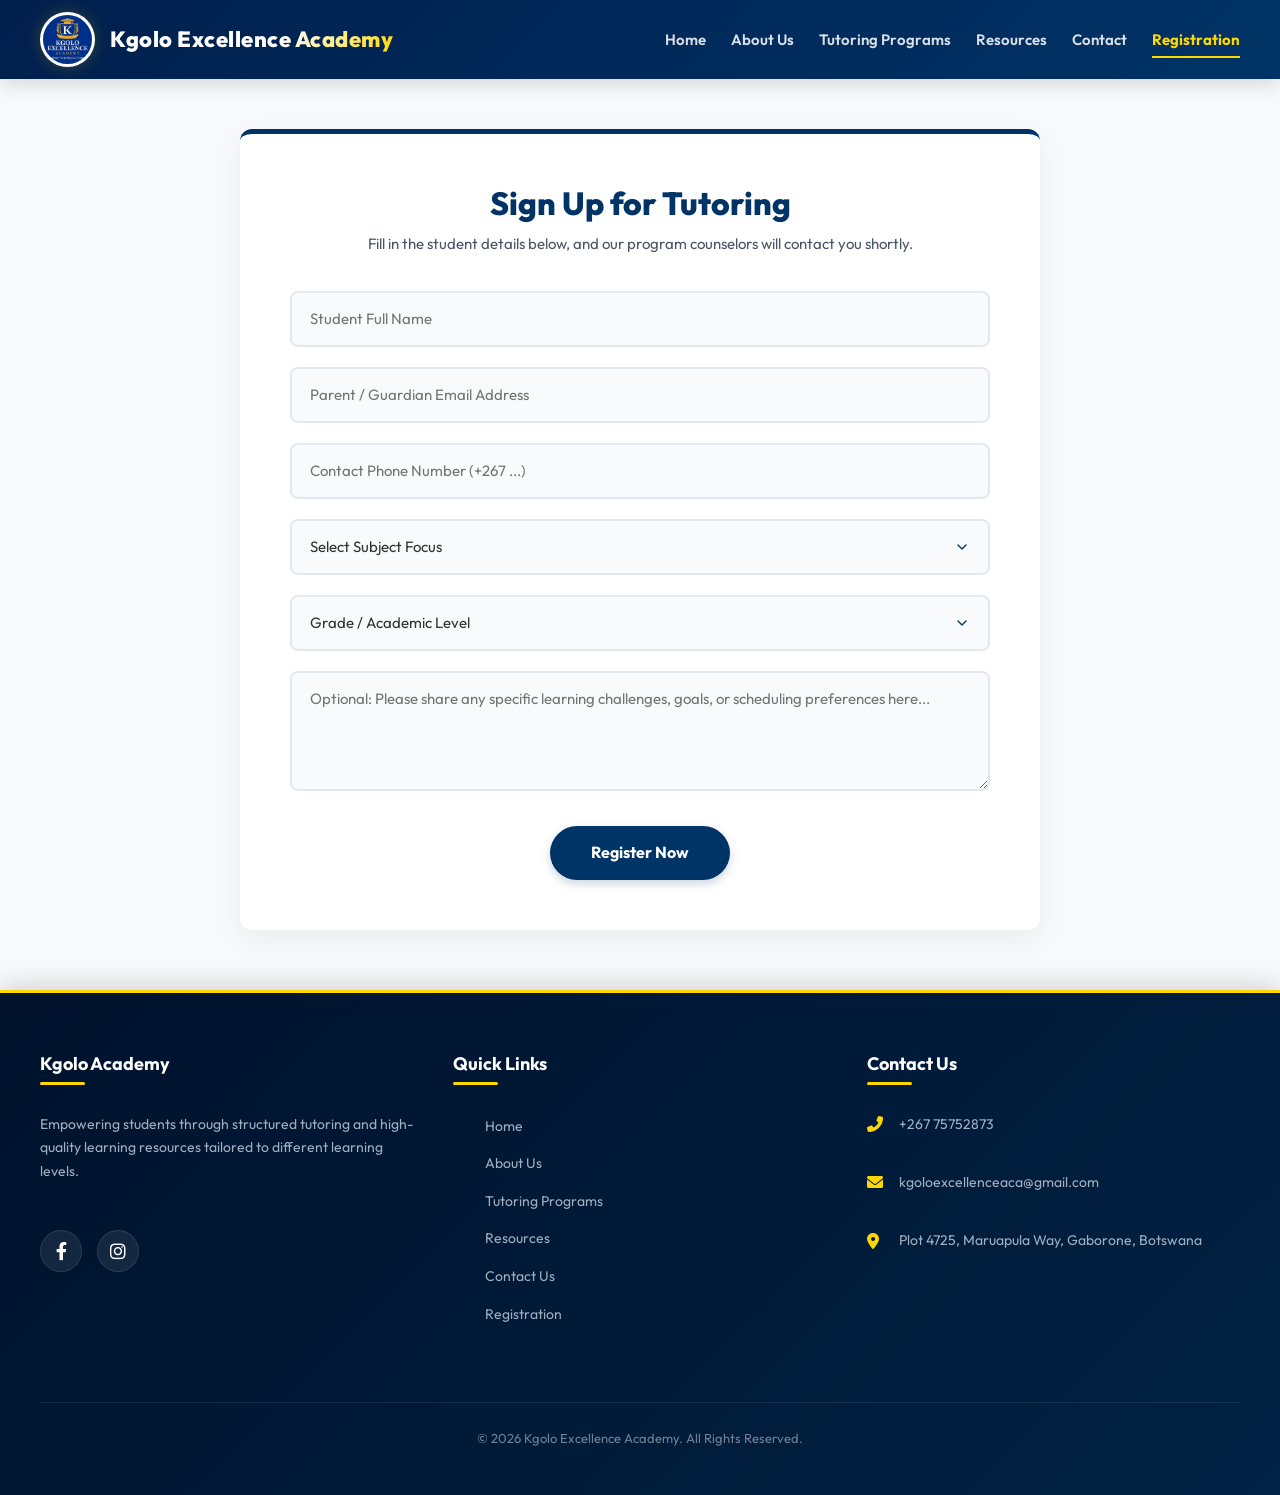
<file: registration.html>
<!DOCTYPE html>
<html lang="en">
<head>
  <meta charset="UTF-8">
  <meta name="viewport" content="width=device-width, initial-scale=1.0">
  <title>Student Registration | Kgolo Excellence Academy</title>

  <!-- Bootstrap CSS -->
  <link href="https://cdn.jsdelivr.net/npm/bootstrap@5.3.3/dist/css/bootstrap.min.css" rel="stylesheet" integrity="sha384-QWTKZyjpPEjISv5WaRU9OFeRpok6YctnYmDr5pNlyT2bRjXh0JMhjY6hW+ALEwIH" crossorigin="anonymous">

  <!-- Font Awesome -->
  <link rel="stylesheet" href="https://cdnjs.cloudflare.com/ajax/libs/font-awesome/6.0.0/css/all.min.css">
  
  <!-- Shared Stylesheet -->
  <link rel="stylesheet" href="nav-footer.css">
  
  <!-- Bootstrap JS Bundle -->
  <script src="https://cdn.jsdelivr.net/npm/bootstrap@5.3.3/dist/js/bootstrap.bundle.min.js" integrity="sha384-YvpcrYf0tY3lHB60NNkmXc5s9fDVZLESaAA55NDzOxhy9GkcIdslK1eN7N6jIeHz" crossorigin="anonymous" defer></script>

  <!-- Shared Navigation Script -->
  <script src="navigation.js" defer></script>

  <style>
    /* Content styling specific to Registration form */
    .registration-section {
      max-width: 800px;
      margin: 50px auto;
      background: white;
      padding: 50px;
      border-radius: 12px;
      box-shadow: 0 10px 30px rgba(0,0,0,0.05);
      border-top: 5px solid #003366;
    }

    .registration-section h2 {
      text-align: center;
      color: #003366;
      font-size: 32px;
      font-weight: 800;
      margin-bottom: 10px;
    }

    .registration-section .tagline {
      text-align: center;
      color: #4a5568;
      font-size: 15px;
      margin-bottom: 35px;
    }

    form {
      display: flex;
      flex-direction: column;
      gap: 20px;
    }

    /* Premium Input and Select fields styling */
    input,
    select,
    textarea {
      width: 100%;
      padding: 14px 18px;
      border: 2px solid #e2e8f0;
      border-radius: 8px;
      font-size: 15px;
      background-color: #f8fafc;
      color: #333333;
      transition: all 0.3s ease;
    }

    input:focus,
    select:focus,
    textarea:focus {
      border-color: #003366;
      background-color: #ffffff;
      outline: none;
      box-shadow: 0 0 10px rgba(0, 51, 102, 0.1);
    }

    select {
      cursor: pointer;
      appearance: none;
      -webkit-appearance: none;
      background-image: url("data:image/svg+xml;charset=utf-8,%3Csvg xmlns='http://www.w3.org/2000/svg' viewBox='0 0 24 24' fill='none' stroke='%23003366' stroke-width='2' stroke-linecap='round' stroke-linejoin='round'%3E%3Cpolyline points='6 9 12 15 18 9'/%3E%3C/svg%3E");
      background-repeat: no-repeat;
      background-position: right 18px center;
      background-size: 16px;
      padding-right: 45px;
    }

    textarea {
      height: 120px;
      resize: vertical;
    }

    form button {
      width: 180px;
      margin: 15px auto 0;
      padding: 14px 30px;
      background: #003366;
      color: white;
      border: none;
      border-radius: 30px;
      font-size: 16px;
      font-weight: bold;
      cursor: pointer;
      transition: all 0.3s ease;
      box-shadow: 0 4px 10px rgba(0, 51, 102, 0.2);
    }

    form button:hover {
      background: #0055aa;
      transform: translateY(-2px);
      box-shadow: 0 6px 15px rgba(0, 85, 170, 0.3);
    }

    /* RESPONSIVE DESIGN */
    @media (max-width: 768px) {
      .registration-section {
        width: 95%;
        margin: 20px auto;
        padding: 30px 20px;
      }

      form button {
        width: 100%;
        text-align: center;
      }
    }
  </style>

</head>

<body>

  <!-- HEADER -->
  <header>
    <a href="index.html" class="logo-container">
      <img src="Images.wmd/Kgolo Excellence Academy Logo.png" alt="Kgolo Logo">
      <span class="site-name">Kgolo Excellence Academy</span>
    </a>

    <!-- Hamburger Icon Toggle -->
    <div class="menu-toggle">☰</div>

    <nav id="navMenu">
      <a href="index.html">Home</a>
      <a href="about.html">About Us</a>
      <a href="tutoring.html">Tutoring Programs</a>
      <a href="resources.html">Resources</a>
      <a href="contact.html">Contact</a>
      <a href="registration.html">Registration</a>
    </nav>
  </header>

  <!-- REGISTRATION FORM -->
  <section class="registration-section">

    <h2>Sign Up for Tutoring</h2>
    <p class="tagline">Fill in the student details below, and our program counselors will contact you shortly.</p>

    <!-- Replace YOUR_FORM_ID with your Formspree ID -->
    <form id="registration-form" action="https://formspree.io/f/xvzyrqvg" method="POST">

      <input 
        type="text" 
        name="student_name" 
        placeholder="Student Full Name" 
        required
      >

      <input 
        type="email" 
        name="parent_email" 
        placeholder="Parent / Guardian Email Address" 
        required
      >

      <input 
        type="tel" 
        name="phone_number" 
        placeholder="Contact Phone Number (+267 ...)" 
        required
      >

      <select name="subject" required>
        <option value="">Select Subject Focus</option>
        <option>Mathematics</option>
        <option>English Language</option>
        <option>Integrated Science</option>
        <option>Biology</option>
        <option>Chemistry</option>
        <option>Physics</option>
        <option>Accounting</option>
        <option>Business Studies</option>
      </select>

      <select name="grade_level" required>
        <option value="">Grade / Academic Level</option>
        <option>Primary School</option>
        <option>Junior Secondary (Form 1 - 3)</option>
        <option>Senior Secondary (Form 4 - 5)</option>
      </select>

      <textarea 
        name="message" 
        placeholder="Optional: Please share any specific learning challenges, goals, or scheduling preferences here..."></textarea>

      <button type="submit">Register Now</button>
      <div id="registration-status" class="form-status"></div>

    </form>

  </section>

  <!-- FOOTER -->
  <footer>
    <div class="footer-col footer-about">
      <h3>Kgolo Academy</h3>
      <p>Empowering students through structured tutoring and high-quality learning resources tailored to different learning levels.</p>
      <div class="socials">
        <a href="https://www.facebook.com/" target="_blank" aria-label="Facebook"><i class="fab fa-facebook-f"></i></a>
        <a href="https://www.instagram.com/" target="_blank" aria-label="Instagram"><i class="fab fa-instagram"></i></a>
      </div>
    </div>

    <div class="footer-col">
      <h3>Quick Links</h3>
      <ul class="footer-links">
        <li><a href="index.html">Home</a></li>
        <li><a href="about.html">About Us</a></li>
        <li><a href="tutoring.html">Tutoring Programs</a></li>
        <li><a href="resources.html">Resources</a></li>
        <li><a href="contact.html">Contact Us</a></li>
        <li><a href="registration.html">Registration</a></li>
      </ul>
    </div>

    <div class="footer-col footer-contact">
      <h3>Contact Us</h3>
      <p><i class="fas fa-phone-alt"></i> +267 75752873</p>
      <p><i class="fas fa-envelope"></i> kgoloexcellenceaca@gmail.com</p>
      <p><i class="fas fa-map-marker-alt"></i> Plot 4725, Maruapula Way, Gaborone, Botswana</p>
    </div>

    <div class="footer-bottom">
      <p>&copy; 2026 Kgolo Excellence Academy. All Rights Reserved.</p>
    </div>
  </footer>

  <script>
    document.addEventListener("DOMContentLoaded", () => {
      const form = document.getElementById("registration-form");
      const status = document.getElementById("registration-status");

      if (form && status) {
        form.addEventListener("submit", async (event) => {
          event.preventDefault();
          const button = form.querySelector("button[type='submit']");
          const originalText = button.innerHTML;
          button.disabled = true;
          button.innerHTML = '<i class="fas fa-spinner fa-spin"></i> Registering...';

          status.style.display = "none";
          status.className = "form-status";

          const data = new FormData(event.target);
          try {
            const response = await fetch(form.action, {
              method: form.method,
              body: data,
              headers: {
                'Accept': 'application/json'
              }
            });

            if (response.ok) {
              status.classList.add("success");
              status.innerHTML = '<i class="fas fa-check-circle"></i> Registration submitted successfully! Our counselors will contact you shortly to complete the process.';
              form.reset();
            } else {
              const result = await response.json();
              status.classList.add("error");
              status.innerHTML = '<i class="fas fa-exclamation-circle"></i> ' + (result.errors ? result.errors.map(e => e.message).join(", ") : "Oops! There was a problem submitting your registration.");
            }
          } catch (error) {
            status.classList.add("error");
            status.innerHTML = '<i class="fas fa-exclamation-circle"></i> Oops! Connection error. Please check your internet and try again.';
          } finally {
            button.disabled = false;
            button.innerHTML = originalText;
          }
        });
      }
    });
  </script>

</body>
</html>
</file>
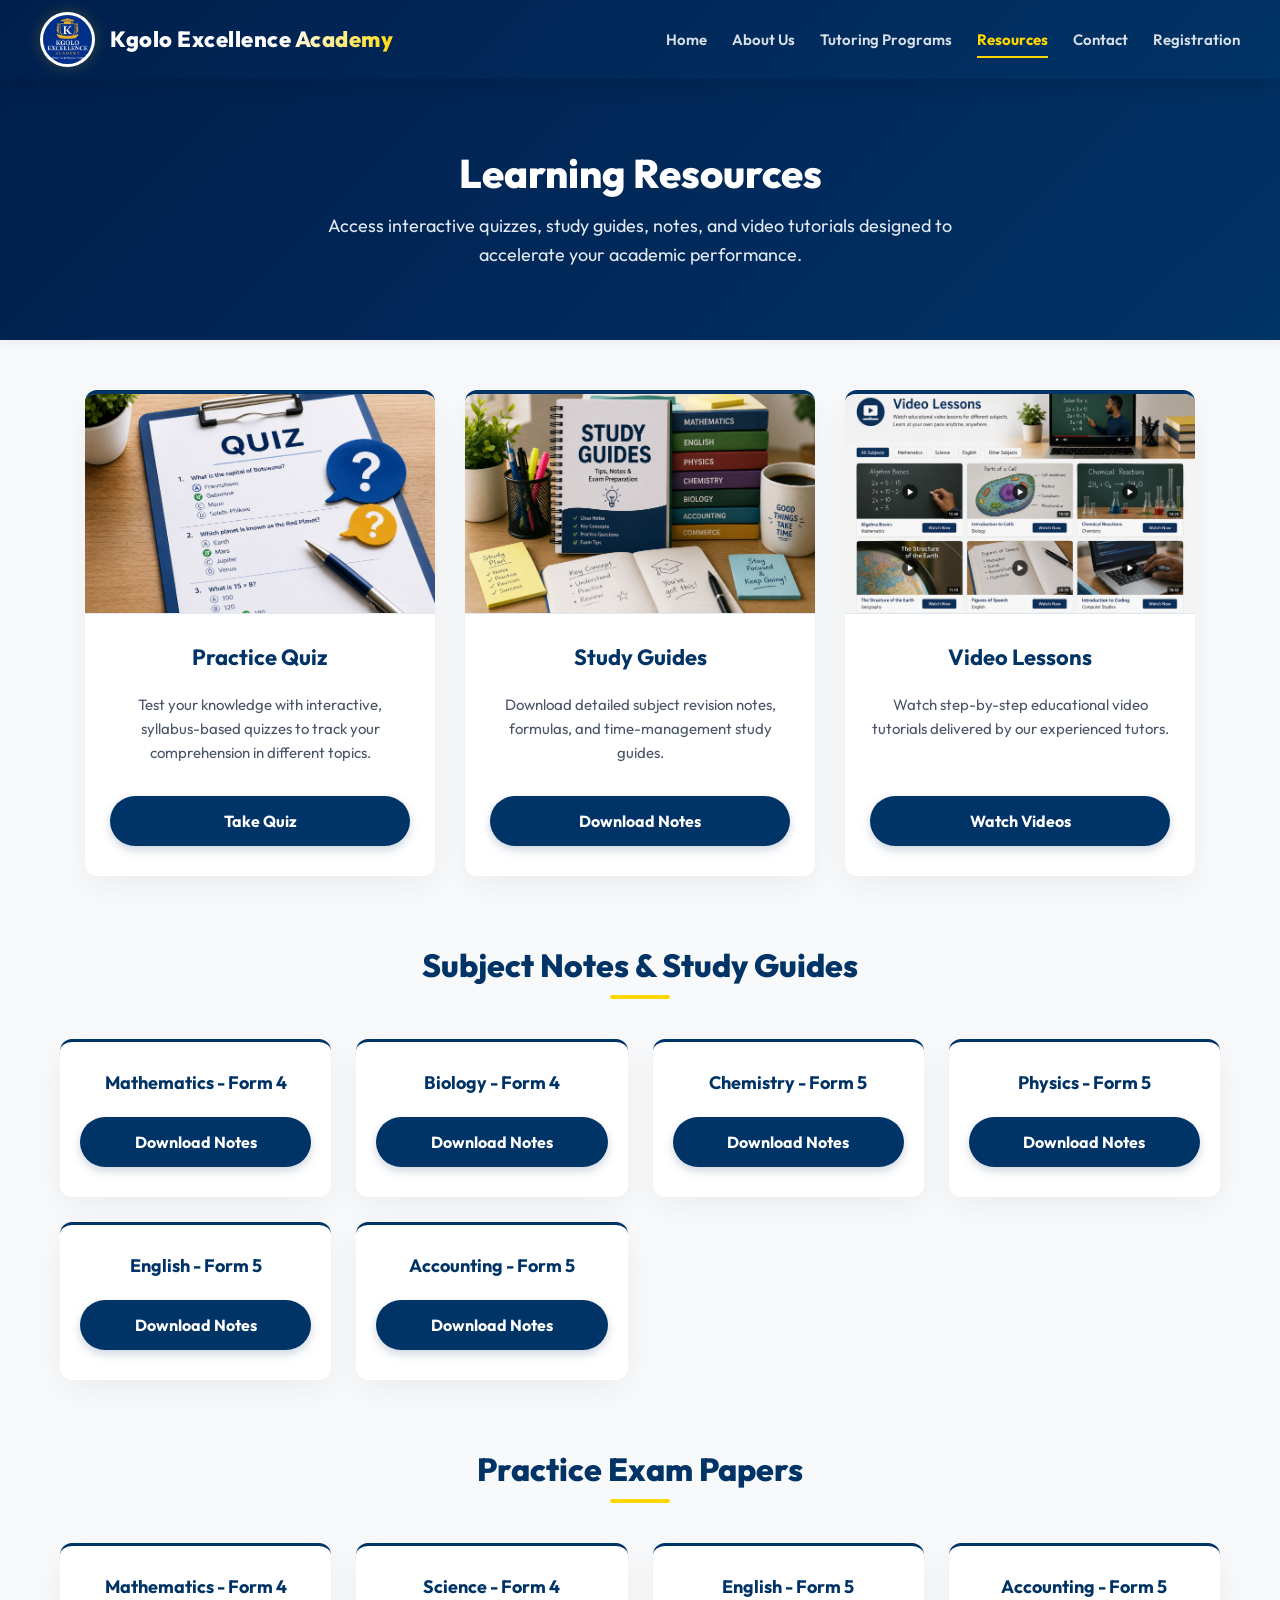
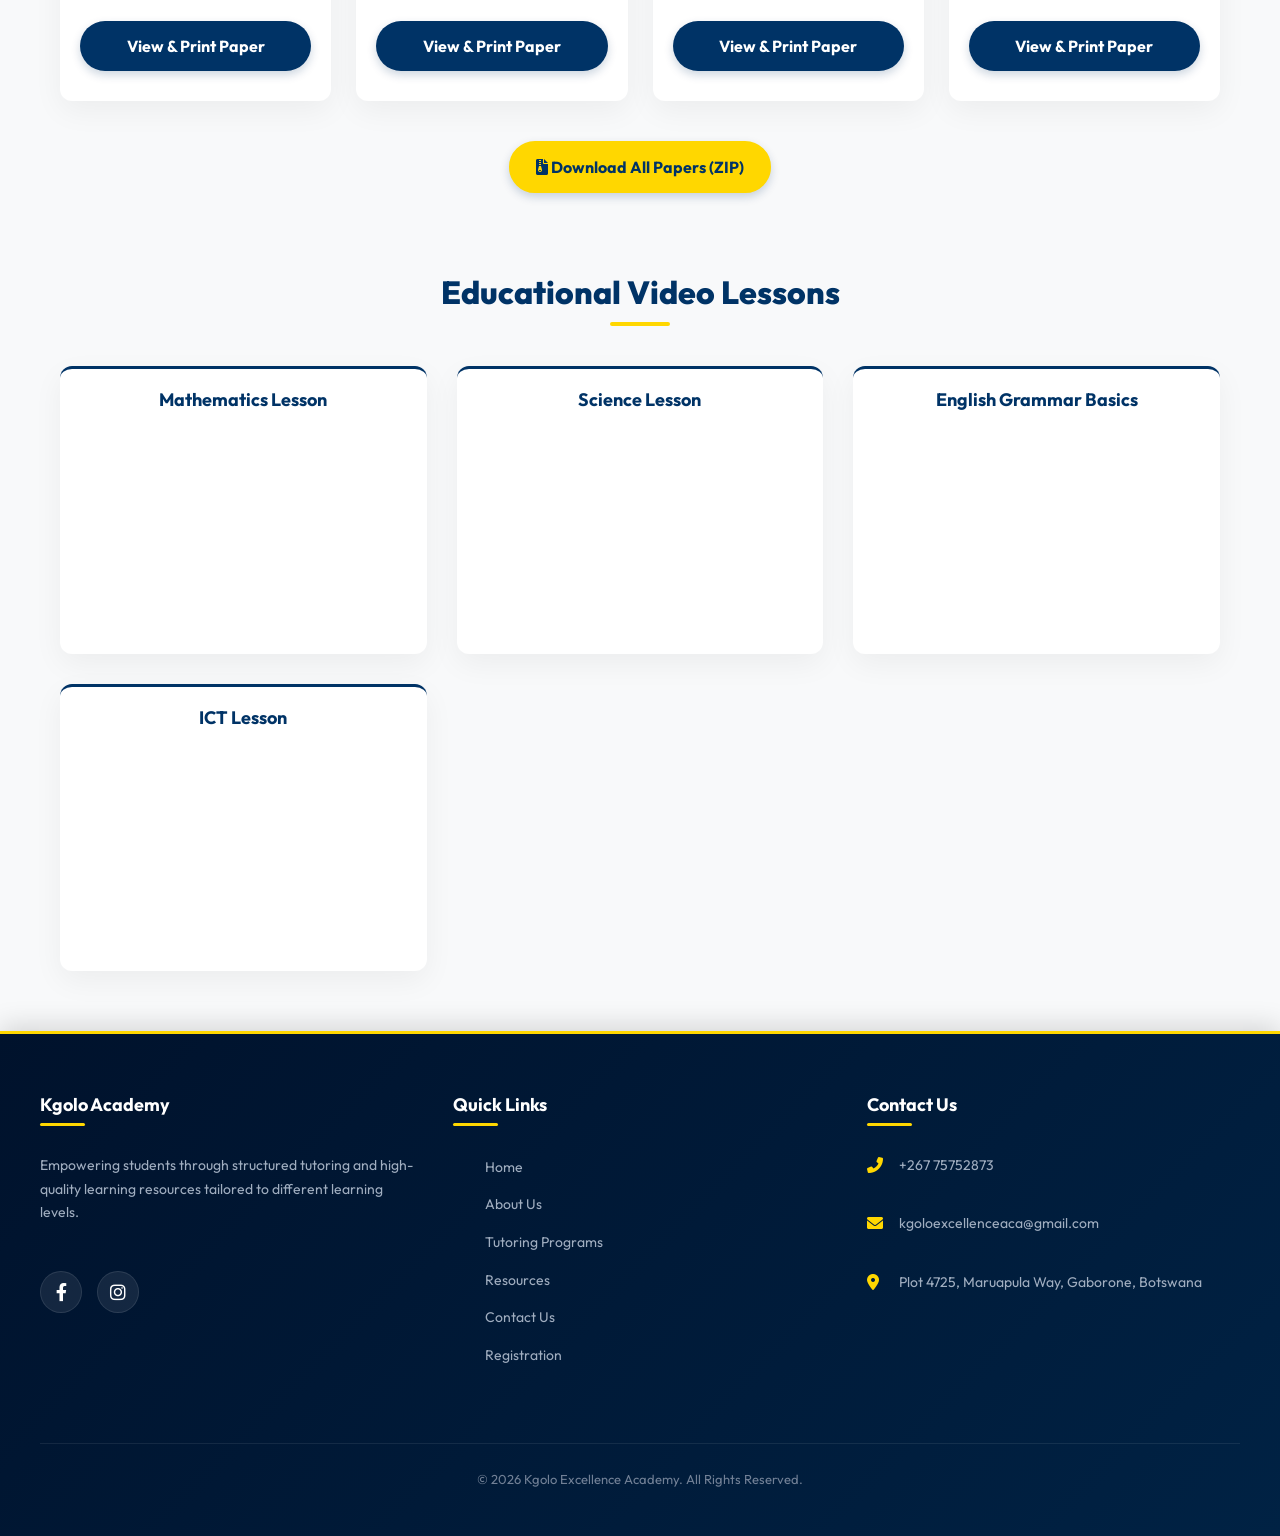
<file: resources.html>
<!DOCTYPE html>
<html lang="en">
<head>
  <meta charset="UTF-8">
  <meta name="viewport" content="width=device-width, initial-scale=1.0">
  <title>Academic Resources | Kgolo Excellence Academy</title>

  <!-- Bootstrap CSS -->
  <link href="https://cdn.jsdelivr.net/npm/bootstrap@5.3.3/dist/css/bootstrap.min.css" rel="stylesheet" integrity="sha384-QWTKZyjpPEjISv5WaRU9OFeRpok6YctnYmDr5pNlyT2bRjXh0JMhjY6hW+ALEwIH" crossorigin="anonymous">

  <!-- Font Awesome -->
  <link rel="stylesheet" href="https://cdnjs.cloudflare.com/ajax/libs/font-awesome/6.0.0/css/all.min.css">
  
  <!-- Shared Stylesheet -->
  <link rel="stylesheet" href="nav-footer.css">
  
  <!-- Bootstrap JS Bundle -->
  <script src="https://cdn.jsdelivr.net/npm/bootstrap@5.3.3/dist/js/bootstrap.bundle.min.js" integrity="sha384-YvpcrYf0tY3lHB60NNkmXc5s9fDVZLESaAA55NDzOxhy9GkcIdslK1eN7N6jIeHz" crossorigin="anonymous" defer></script>

  <!-- Shared Navigation Script -->
  <script src="navigation.js" defer></script>

  <style>
    /* Specific Page Styling for Resources */
    .hero {
      background: linear-gradient(135deg, #001f4d 0%, #003366 100%);
      color: white;
      text-align: center;
      padding: 70px 20px;
      box-shadow: 0 4px 10px rgba(0,0,0,0.05);
    }

    .hero h1 {
      font-size: 40px;
      margin-bottom: 15px;
      font-weight: 800;
    }

    .hero p {
      font-size: 18px;
      max-width: 700px;
      margin: auto;
      line-height: 1.6;
      color: #e2e8f0;
    }

    /* MAIN CONTAINER */
    .resources-section {
      max-width: 1200px;
      margin: 50px auto;
      padding: 0 20px;
    }

    /* CARDS */
    .resources-container {
      display: flex;
      flex-wrap: wrap;
      gap: 30px;
      justify-content: center;
      margin-bottom: 70px;
    }

    .resource-card {
      background: white;
      width: 350px;
      border-radius: 12px;
      overflow: hidden;
      box-shadow: 0 10px 30px rgba(0,0,0,0.05);
      border-top: 4px solid #003366;
      transition: all 0.3s ease;
      display: flex;
      flex-direction: column;
    }

    .resource-card:hover {
      transform: translateY(-8px);
      box-shadow: 0 15px 35px rgba(0,0,0,0.1);
      border-top-color: #ffd700;
    }

    .resource-card img {
      width: 100%;
      height: 220px;
      object-fit: cover;
      border-bottom: 1px solid #e2e8f0;
    }

    .resource-content {
      padding: 30px 25px;
      text-align: center;
      display: flex;
      flex-direction: column;
      gap: 15px;
      flex-grow: 1;
    }

    .resource-content h2 {
      color: #003366;
      font-size: 22px;
      font-weight: 700;
    }

    .resource-content p {
      line-height: 1.6;
      font-size: 15px;
      color: #4a5568;
      flex-grow: 1;
    }

    .btn {
      display: inline-block;
      background: #003366;
      color: white;
      padding: 12px 25px;
      border-radius: 30px;
      text-decoration: none;
      font-weight: bold;
      transition: all 0.3s ease;
      box-shadow: 0 4px 10px rgba(0,51,102,0.2);
    }

    .btn:hover {
      background: #0055aa;
      transform: translateY(-2px);
      box-shadow: 0 6px 15px rgba(0,85,170,0.3);
    }

    /* NOTES SECTION */
    .notes-section {
      margin-top: 70px;
      margin-bottom: 70px;
    }

    .section-title {
      text-align: center;
      color: #003366;
      margin-bottom: 40px;
      font-size: 32px;
      font-weight: 800;
      position: relative;
      padding-bottom: 15px;
    }

    .section-title::after {
      content: '';
      position: absolute;
      width: 60px;
      height: 4px;
      background-color: #ffd700;
      bottom: 0;
      left: 50%;
      transform: translateX(-50%);
      border-radius: 2px;
    }

    .notes-grid {
      display: grid;
      grid-template-columns: repeat(auto-fit, minmax(240px, 1fr));
      gap: 25px;
    }

    .note-card {
      background: white;
      padding: 30px 20px;
      border-radius: 12px;
      text-align: center;
      box-shadow: 0 10px 30px rgba(0,0,0,0.05);
      border-top: 3px solid #003366;
      transition: all 0.3s ease;
      display: flex;
      flex-direction: column;
      gap: 15px;
    }

    .note-card:hover {
      transform: translateY(-5px);
      box-shadow: 0 15px 35px rgba(0,0,0,0.1);
      border-top-color: #ffd700;
    }

    .note-card h3 {
      color: #003366;
      font-size: 18px;
      font-weight: 700;
    }

    /* VIDEO SECTION */
    .video-section {
      margin-top: 80px;
      margin-bottom: 40px;
    }

    .video-grid {
      display: grid;
      grid-template-columns: repeat(auto-fit, minmax(280px, 1fr));
      gap: 30px;
    }

    .video-card {
      background: white;
      padding: 20px;
      border-radius: 12px;
      box-shadow: 0 10px 30px rgba(0,0,0,0.05);
      border-top: 3px solid #003366;
      transition: all 0.3s ease;
      display: flex;
      flex-direction: column;
      gap: 15px;
    }

    .video-card:hover {
      transform: translateY(-5px);
      box-shadow: 0 15px 35px rgba(0,0,0,0.1);
      border-top-color: #ffd700;
    }

    .video-card h3 {
      color: #003366;
      font-size: 18px;
      font-weight: 700;
      text-align: center;
    }

    iframe {
      width: 100%;
      height: 200px;
      border: none;
      border-radius: 8px;
    }

    /* RESPONSIVE DESIGN */
    @media (max-width: 768px) {
      .hero {
        padding: 50px 20px;
      }
      .hero h1 {
        font-size: 32px;
      }
      .notes-section, .video-section {
        margin-top: 50px;
      }
    }
  </style>

</head>

<body>

  <!-- HEADER -->
  <header>
    <a href="index.html" class="logo-container">
      <img src="Images.wmd/Kgolo Excellence Academy Logo.png" alt="Kgolo Logo">
      <span class="site-name">Kgolo Excellence Academy</span>
    </a>

    <!-- Hamburger Icon Toggle -->
    <div class="menu-toggle">☰</div>

    <nav id="navMenu">
      <a href="index.html">Home</a>
      <a href="about.html">About Us</a>
      <a href="tutoring.html">Tutoring Programs</a>
      <a href="resources.html">Resources</a>
      <a href="contact.html">Contact</a>
      <a href="registration.html">Registration</a>
    </nav>
  </header>

  <!-- HERO -->
  <section class="hero">
    <h1>Learning Resources</h1>
    <p>
      Access interactive quizzes, study guides, notes, and video tutorials designed to accelerate your academic performance.
    </p>
  </section>

  <!-- RESOURCE CARDS -->
  <section class="resources-section">

    <div class="resources-container">

      <!-- QUIZ -->
      <div class="resource-card">
        <img src="Images.wmd/quiz.png" alt="Practice Quiz">
        <div class="resource-content">
          <h2>Practice Quiz</h2>
          <p>
            Test your knowledge with interactive, syllabus-based quizzes to track your comprehension in different topics.
          </p>
          <a href="quiz.html" class="btn">Take Quiz</a>
        </div>
      </div>

      <!-- NOTES -->
      <div class="resource-card">
        <img src="Images.wmd/study guides and tips.png" alt="Study Guides">
        <div class="resource-content">
          <h2>Study Guides</h2>
          <p>
            Download detailed subject revision notes, formulas, and time-management study guides.
          </p>
          <a href="kgolo_notes.zip" download class="btn">
            Download Notes
          </a>
        </div>
      </div>

      <!-- VIDEO -->
      <div class="resource-card">
        <img src="Images.wmd/video lesson.png" alt="Video Lessons">
        <div class="resource-content">
          <h2>Video Lessons</h2>
          <p>
            Watch step-by-step educational video tutorials delivered by our experienced tutors.
          </p>
          <a href="#videos" class="btn">
            Watch Videos
          </a>
        </div>
      </div>

    </div>

    <!-- NOTES SECTION -->
    <div class="notes-section">

      <h2 class="section-title">
        Subject Notes & Study Guides
      </h2>

      <div class="notes-grid">

        <div class="note-card">
          <h3>Mathematics - Form 4</h3>
          <a href="notes/mathematics_form4.pdf" download class="btn">Download Notes</a>
        </div>

        <div class="note-card">
          <h3>Biology - Form 4</h3>
          <a href="notes/biology_form4.pdf" download class="btn">Download Notes</a>
        </div>

        <div class="note-card">
          <h3>Chemistry - Form 5</h3>
          <a href="notes/chemistry_form5.pdf" download class="btn">Download Notes</a>
        </div>

        <div class="note-card">
          <h3>Physics - Form 5</h3>
          <a href="notes/physics_form5.pdf" download class="btn">Download Notes</a>
        </div>

        <div class="note-card">
          <h3>English - Form 5</h3>
          <a href="notes/english_form5.pdf" download class="btn">Download Notes</a>
        </div>

        <div class="note-card">
          <h3>Accounting - Form 5</h3>
          <a href="notes/accounting_form5.pdf" download class="btn">Download Notes</a>
        </div>

      </div>

    </div>

    <!-- PAPERS SECTION -->
    <div class="notes-section" id="papers">

      <h2 class="section-title">
        Practice Exam Papers
      </h2>

      <div class="notes-grid">

        <div class="note-card">
          <h3>Mathematics - Form 4</h3>
          <a href="papers/mathematics_form4_paper.html" class="btn">View & Print Paper</a>
        </div>

        <div class="note-card">
          <h3>Science - Form 4</h3>
          <a href="papers/science_form4_paper.html" class="btn">View & Print Paper</a>
        </div>

        <div class="note-card">
          <h3>English - Form 5</h3>
          <a href="papers/english_form5_paper.html" class="btn">View & Print Paper</a>
        </div>

        <div class="note-card">
          <h3>Accounting - Form 5</h3>
          <a href="papers/accounting_form5_paper.html" class="btn">View & Print Paper</a>
        </div>

      </div>

      <div style="text-align: center; margin-top: 40px;">
        <a href="kgolo_papers.zip" download class="btn" style="background: #ffd700; color: #003366; border: 2px solid #ffd700;">
          <i class="fas fa-file-archive"></i> Download All Papers (ZIP)
        </a>
      </div>

    </div>

    <!-- VIDEO SECTION -->
    <div class="video-section" id="videos">

      <h2 class="section-title">
        Educational Video Lessons
      </h2>

      <div class="video-grid">

        <!-- MATHEMATICS -->
        <div class="video-card">
          <h3>Mathematics Lesson</h3>
          <iframe 
            src="https://www.youtube.com/embed/DPfxjQ6sqrc"
            title="Mathematics Lesson"
            allow="accelerometer; autoplay; clipboard-write; encrypted-media; gyroscope; picture-in-picture; web-share"
            referrerpolicy="strict-origin-when-cross-origin"
            allowfullscreen>
          </iframe>
        </div>

        <!-- SCIENCE -->
        <div class="video-card">
          <h3>Science Lesson</h3>
          <iframe 
            src="https://www.youtube.com/embed/b1t41Q3xRM8"
            title="Science Lesson"
            allow="accelerometer; autoplay; clipboard-write; encrypted-media; gyroscope; picture-in-picture; web-share"
            referrerpolicy="strict-origin-when-cross-origin"
            allowfullscreen>
          </iframe>
        </div>

        <!-- ENGLISH -->
        <div class="video-card">
          <h3>English Grammar Basics</h3>
          <iframe
            src="https://www.youtube.com/embed/chjmnCSPnbw"
            title="English Grammar Basics"
            allow="accelerometer; autoplay; clipboard-write; encrypted-media; gyroscope; picture-in-picture; web-share"
            referrerpolicy="strict-origin-when-cross-origin"
            allowfullscreen>
          </iframe>
        </div>

        <!-- ICT -->
        <div class="video-card">
          <h3>ICT Lesson</h3>
          <iframe
            src="https://www.youtube.com/embed/zOjov-2OZ0E"
            title="ICT Lesson"
            allow="accelerometer; autoplay; clipboard-write; encrypted-media; gyroscope; picture-in-picture; web-share"
            referrerpolicy="strict-origin-when-cross-origin"
            allowfullscreen>
          </iframe>
        </div>

      </div>

    </div>  
  </section>

  <!-- FOOTER -->
  <footer>
    <div class="footer-col footer-about">
      <h3>Kgolo Academy</h3>
      <p>Empowering students through structured tutoring and high-quality learning resources tailored to different learning levels.</p>
      <div class="socials">
        <a href="https://www.facebook.com/" target="_blank" aria-label="Facebook"><i class="fab fa-facebook-f"></i></a>
        <a href="https://www.instagram.com/" target="_blank" aria-label="Instagram"><i class="fab fa-instagram"></i></a>
      </div>
    </div>

    <div class="footer-col">
      <h3>Quick Links</h3>
      <ul class="footer-links">
        <li><a href="index.html">Home</a></li>
        <li><a href="about.html">About Us</a></li>
        <li><a href="tutoring.html">Tutoring Programs</a></li>
        <li><a href="resources.html">Resources</a></li>
        <li><a href="contact.html">Contact Us</a></li>
        <li><a href="registration.html">Registration</a></li>
      </ul>
    </div>

    <div class="footer-col footer-contact">
      <h3>Contact Us</h3>
      <p><i class="fas fa-phone-alt"></i> +267 75752873</p>
      <p><i class="fas fa-envelope"></i> kgoloexcellenceaca@gmail.com</p>
      <p><i class="fas fa-map-marker-alt"></i> Plot 4725, Maruapula Way, Gaborone, Botswana</p>
    </div>

    <div class="footer-bottom">
      <p>&copy; 2026 Kgolo Excellence Academy. All Rights Reserved.</p>
    </div>
  </footer>

</body>
</html>
</file>
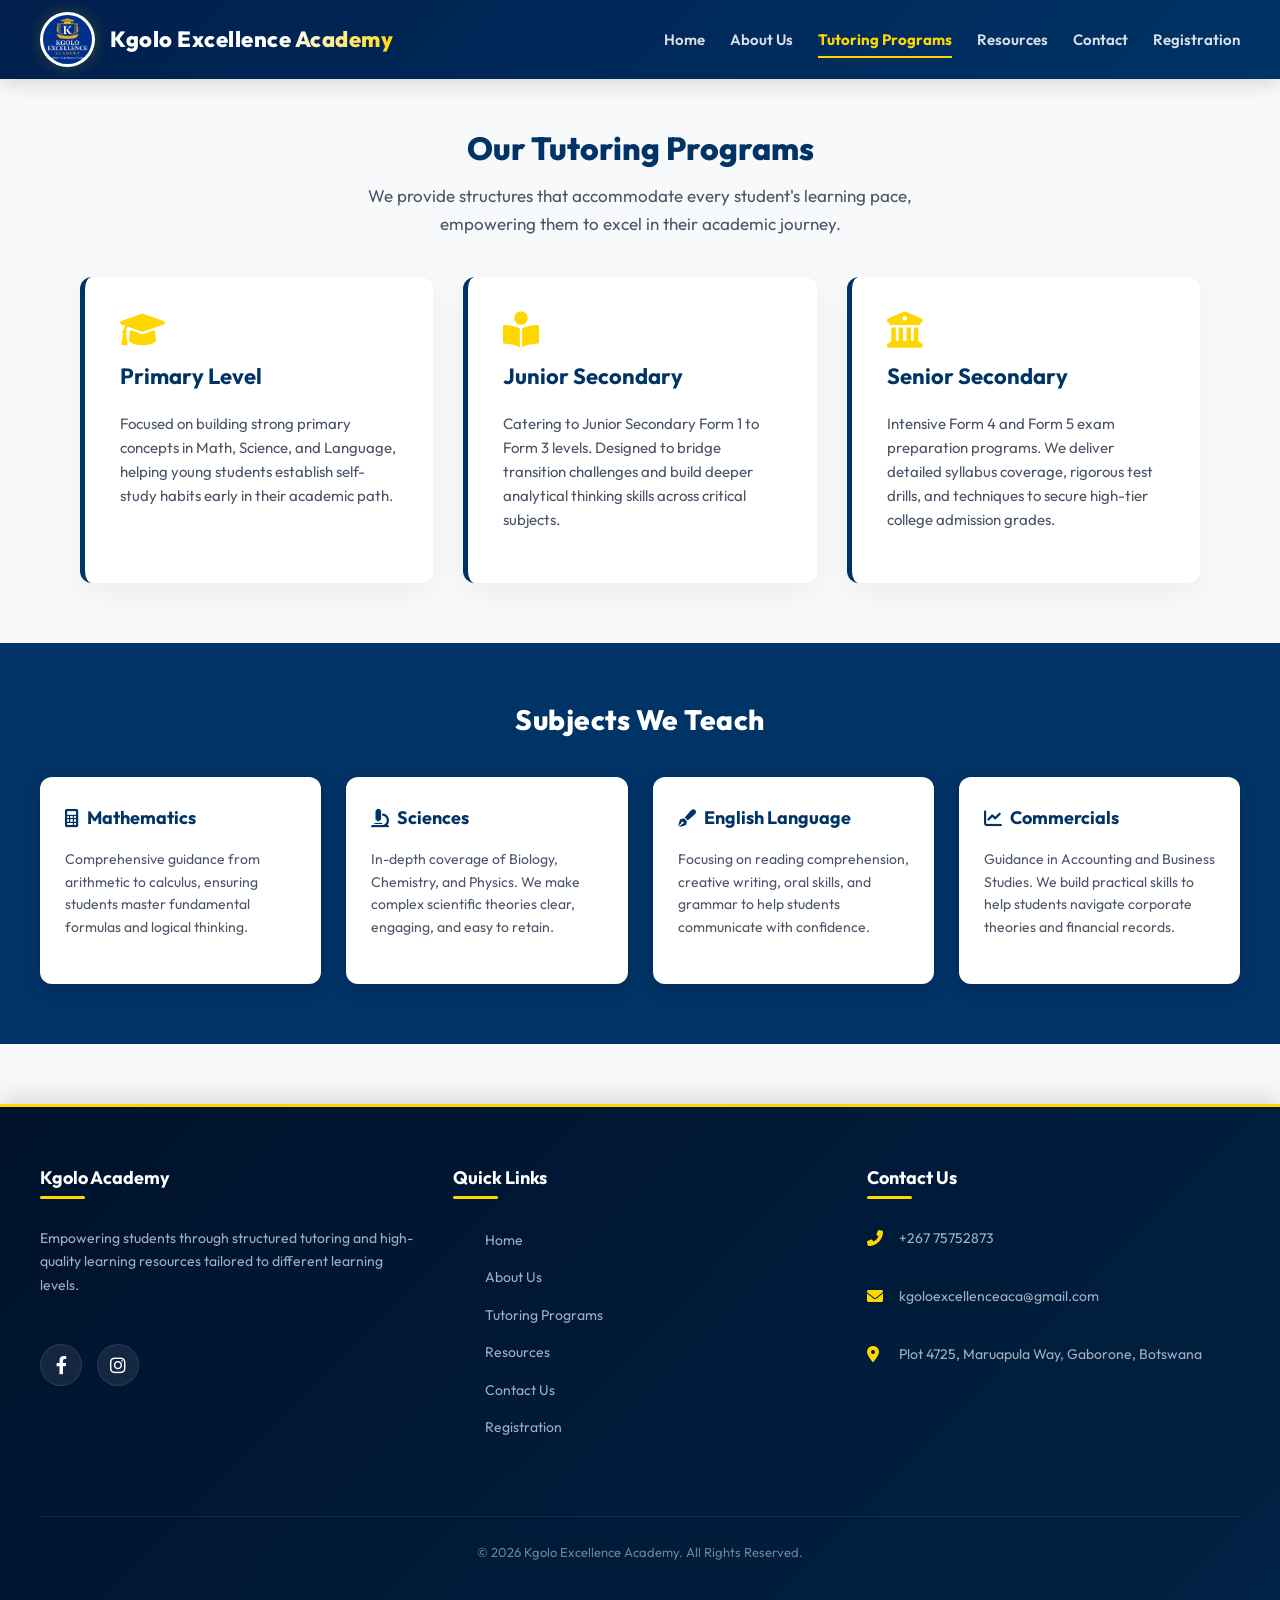
<file: tutoring.html>
<!DOCTYPE html>
<html lang="en">
<head>
  <meta charset="UTF-8">
  <meta name="viewport" content="width=device-width, initial-scale=1.0">
  <title>Tutoring Programs & Subjects | Kgolo Excellence Academy</title>

  <!-- Bootstrap CSS -->
  <link href="https://cdn.jsdelivr.net/npm/bootstrap@5.3.3/dist/css/bootstrap.min.css" rel="stylesheet" integrity="sha384-QWTKZyjpPEjISv5WaRU9OFeRpok6YctnYmDr5pNlyT2bRjXh0JMhjY6hW+ALEwIH" crossorigin="anonymous">

  <!-- Font Awesome -->
  <link rel="stylesheet" href="https://cdnjs.cloudflare.com/ajax/libs/font-awesome/6.0.0/css/all.min.css">
  
  <!-- Shared Stylesheet -->
  <link rel="stylesheet" href="nav-footer.css">
  
  <!-- Bootstrap JS Bundle -->
  <script src="https://cdn.jsdelivr.net/npm/bootstrap@5.3.3/dist/js/bootstrap.bundle.min.js" integrity="sha384-YvpcrYf0tY3lHB60NNkmXc5s9fDVZLESaAA55NDzOxhy9GkcIdslK1eN7N6jIeHz" crossorigin="anonymous" defer></script>

  <!-- Shared Navigation Script -->
  <script src="navigation.js" defer></script>

  <style>
    /* Content Layout specific to Tutoring page */
    .intro-header {
      text-align: center;
      padding: 50px 20px 20px;
      color: #003366;
    }

    .intro-header h2 {
      font-size: 32px;
      font-weight: 800;
      margin-bottom: 15px;
    }

    .intro-header p {
      font-size: 17px;
      color: #4a5568;
      max-width: 600px;
      margin: 0 auto;
    }

    /* PROGRAM SECTION */
    .programs-grid {
      display: grid;
      grid-template-columns: repeat(auto-fit, minmax(300px, 1fr));
      gap: 30px;
      padding: 20px 40px 60px;
      max-width: 1200px;
      margin: 0 auto;
    }

    .program-card {
      background: white;
      padding: 35px;
      border-radius: 12px;
      box-shadow: 0 10px 30px rgba(0, 0, 0, 0.05);
      border-left: 5px solid #003366;
      transition: all 0.3s ease;
      display: flex;
      flex-direction: column;
      gap: 15px;
    }

    .program-card:hover {
      transform: translateY(-5px);
      box-shadow: 0 15px 35px rgba(0, 0, 0, 0.1);
      border-left-color: #ffd700;
    }

    .program-card i {
      font-size: 36px;
      color: #ffd700;
    }

    .program-card h3 {
      color: #003366;
      font-size: 22px;
      font-weight: 700;
    }

    .program-card p {
      color: #4a5568;
      font-size: 15px;
      line-height: 1.6;
    }

    /* SUBJECT SECTION */
    .subjects-section {
      background: #003366;
      color: white;
      padding: 60px 40px;
    }

    .subjects-title {
      text-align: center;
      margin-bottom: 40px;
      font-size: 28px;
      font-weight: 800;
      letter-spacing: 0.5px;
    }

    .subjects-container {
      display: grid;
      grid-template-columns: repeat(auto-fit, minmax(240px, 1fr));
      gap: 25px;
      max-width: 1200px;
      margin: 0 auto;
    }

    /* SUBJECT CARDS */
    .subject-card {
      background: white;
      color: #333333;
      padding: 30px 25px;
      border-radius: 12px;
      box-shadow: 0 5px 15px rgba(0, 0, 0, 0.15);
      transition: all 0.3s cubic-bezier(0.165, 0.84, 0.44, 1);
      display: flex;
      flex-direction: column;
      gap: 12px;
    }

    .subject-card:hover {
      transform: translateY(-8px);
      box-shadow: 0 15px 30px rgba(0, 0, 0, 0.3);
    }

    .subject-card h4 {
      color: #003366;
      font-size: 18px;
      font-weight: 700;
      display: flex;
      align-items: center;
      gap: 8px;
    }

    .subject-card p {
      font-size: 14px;
      color: #4a5568;
      line-height: 1.6;
    }

    /* RESPONSIVE DESIGN */
    @media (max-width: 768px) {
      .programs-grid {
        padding: 20px;
        gap: 20px;
      }
      
      .subjects-section {
        padding: 40px 20px;
      }
    }
  </style>
</head>

<body>

  <!-- HEADER -->
  <header>
    <a href="index.html" class="logo-container">
      <img src="Images.wmd/Kgolo Excellence Academy Logo.png" alt="Kgolo Logo">
      <span class="site-name">Kgolo Excellence Academy</span>
    </a>

    <!-- Hamburger Icon Toggle -->
    <div class="menu-toggle">☰</div>

    <nav id="navMenu">
      <a href="index.html">Home</a>
      <a href="about.html">About Us</a>
      <a href="tutoring.html">Tutoring Programs</a>
      <a href="resources.html">Resources</a>
      <a href="contact.html">Contact</a>
      <a href="registration.html">Registration</a>
    </nav>
  </header>

  <!-- INTRO HEADER -->
  <div class="intro-header">
    <h2>Our Tutoring Programs</h2>
    <p>We provide structures that accommodate every student's learning pace, empowering them to excel in their academic journey.</p>
  </div>

  <!-- PROGRAMS -->
  <section class="programs-grid">
    
    <div class="program-card">
      <i class="fas fa-graduation-cap"></i>
      <h3>Primary Level</h3>
      <p>Focused on building strong primary concepts in Math, Science, and Language, helping young students establish self-study habits early in their academic path.</p>
    </div>

    <div class="program-card">
      <i class="fas fa-book-reader"></i>
      <h3>Junior Secondary</h3>
      <p>Catering to Junior Secondary Form 1 to Form 3 levels. Designed to bridge transition challenges and build deeper analytical thinking skills across critical subjects.</p>
    </div>

    <div class="program-card">
      <i class="fas fa-university"></i>
      <h3>Senior Secondary</h3>
      <p>Intensive Form 4 and Form 5 exam preparation programs. We deliver detailed syllabus coverage, rigorous test drills, and techniques to secure high-tier college admission grades.</p>
    </div>

  </section>

  <!-- SUBJECTS -->
  <section class="subjects-section">
    <h3 class="subjects-title">Subjects We Teach</h3>

    <div class="subjects-container">

      <div class="subject-card">
        <h4><i class="fas fa-calculator"></i> Mathematics</h4>
        <p>Comprehensive guidance from arithmetic to calculus, ensuring students master fundamental formulas and logical thinking.</p>
      </div>

      <div class="subject-card">
        <h4><i class="fas fa-microscope"></i> Sciences</h4>
        <p>In-depth coverage of Biology, Chemistry, and Physics. We make complex scientific theories clear, engaging, and easy to retain.</p>
      </div>

      <div class="subject-card">
        <h4><i class="fas fa-pen-fancy"></i> English Language</h4>
        <p>Focusing on reading comprehension, creative writing, oral skills, and grammar to help students communicate with confidence.</p>
      </div>

      <div class="subject-card">
        <h4><i class="fas fa-chart-line"></i> Commercials</h4>
        <p>Guidance in Accounting and Business Studies. We build practical skills to help students navigate corporate theories and financial records.</p>
      </div>

    </div>
  </section>

  <!-- FOOTER -->
  <footer>
    <div class="footer-col footer-about">
      <h3>Kgolo Academy</h3>
      <p>Empowering students through structured tutoring and high-quality learning resources tailored to different learning levels.</p>
      <div class="socials">
        <a href="https://www.facebook.com/" target="_blank" aria-label="Facebook"><i class="fab fa-facebook-f"></i></a>
        <a href="https://www.instagram.com/" target="_blank" aria-label="Instagram"><i class="fab fa-instagram"></i></a>
      </div>
    </div>

    <div class="footer-col">
      <h3>Quick Links</h3>
      <ul class="footer-links">
        <li><a href="index.html">Home</a></li>
        <li><a href="about.html">About Us</a></li>
        <li><a href="tutoring.html">Tutoring Programs</a></li>
        <li><a href="resources.html">Resources</a></li>
        <li><a href="contact.html">Contact Us</a></li>
        <li><a href="registration.html">Registration</a></li>
      </ul>
    </div>

    <div class="footer-col footer-contact">
      <h3>Contact Us</h3>
      <p><i class="fas fa-phone-alt"></i> +267 75752873</p>
      <p><i class="fas fa-envelope"></i> kgoloexcellenceaca@gmail.com</p>
      <p><i class="fas fa-map-marker-alt"></i> Plot 4725, Maruapula Way, Gaborone, Botswana</p>
    </div>

    <div class="footer-bottom">
      <p>&copy; 2026 Kgolo Excellence Academy. All Rights Reserved.</p>
    </div>
  </footer>

</body>
</html>
</file>
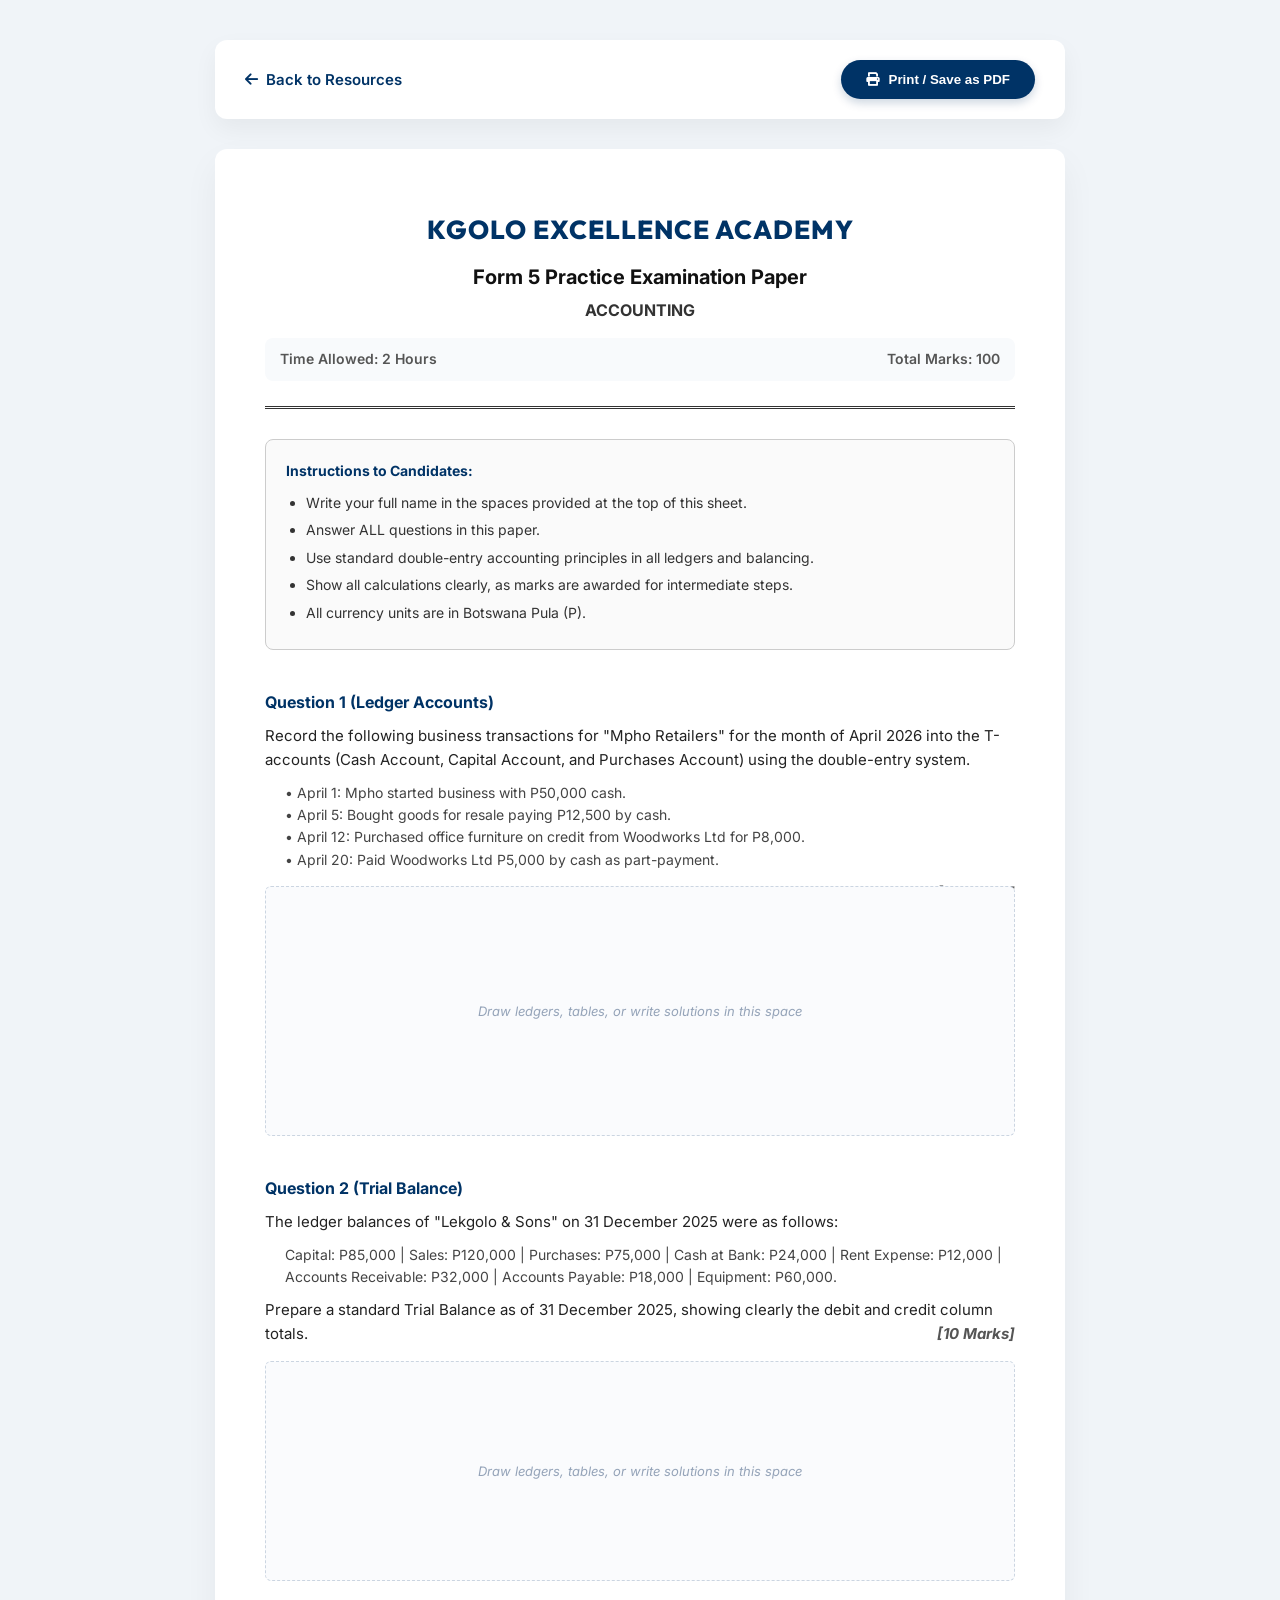
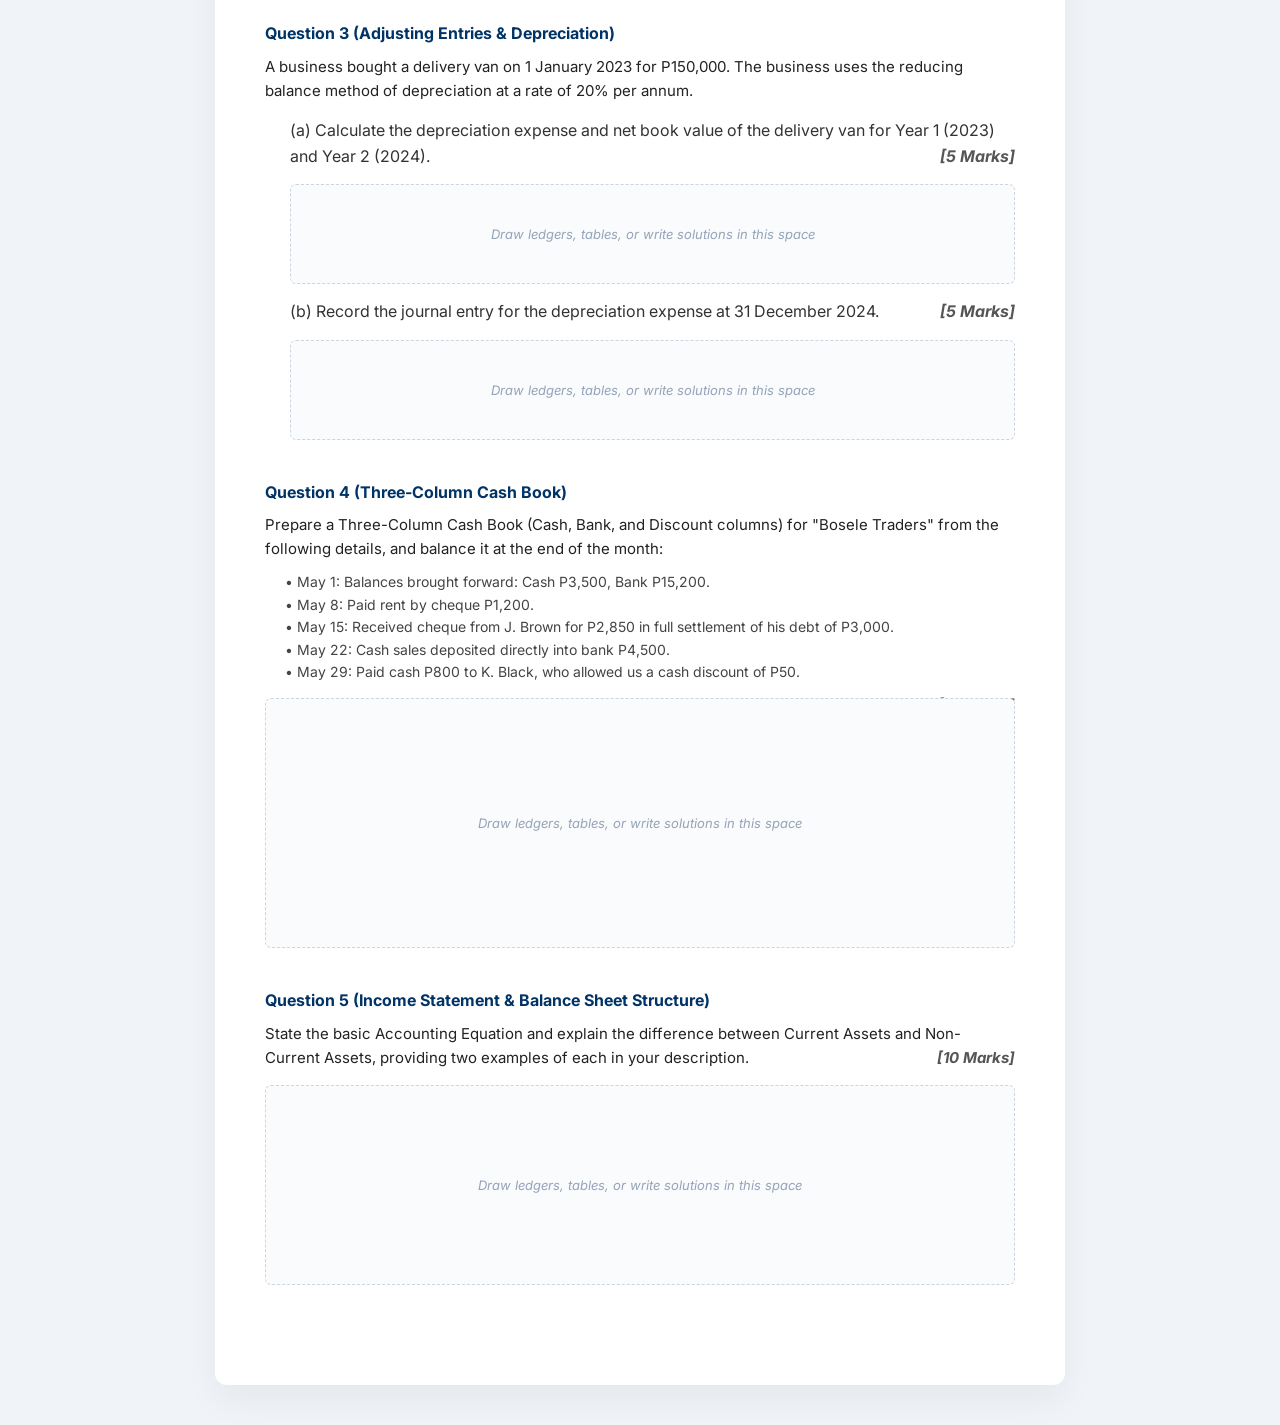
<file: papers/accounting_form5_paper.html>
<!DOCTYPE html>
<html lang="en">
<head>
  <meta charset="UTF-8">
  <meta name="viewport" content="width=device-width, initial-scale=1.0">
  <title>Accounting Form 5 Practice Paper | Kgolo Excellence Academy</title>
  <link rel="stylesheet" href="https://cdnjs.cloudflare.com/ajax/libs/font-awesome/6.0.0/css/all.min.css">
  <style>
    /* Premium Online Stylesheet */
    @import url('https://fonts.googleapis.com/css2?family=Inter:wght@400;500;600;700&family=Outfit:wght@600;800&display=swap');
    
    * {
      margin: 0;
      padding: 0;
      box-sizing: border-box;
    }
    body {
      background-color: #f0f4f8;
      color: #333333;
      font-family: 'Inter', sans-serif;
      line-height: 1.6;
      padding: 40px 20px;
    }
    .action-header {
      max-width: 850px;
      margin: 0 auto 30px;
      display: flex;
      justify-content: space-between;
      align-items: center;
      background: white;
      padding: 20px 30px;
      border-radius: 12px;
      box-shadow: 0 10px 25px rgba(0,0,0,0.05);
    }
    .action-header a {
      color: #003366;
      text-decoration: none;
      font-weight: 600;
      font-size: 15px;
      display: flex;
      align-items: center;
      gap: 8px;
      transition: color 0.3s;
    }
    .action-header a:hover {
      color: #0055aa;
    }
    .print-btn {
      background-color: #003366;
      color: white;
      border: none;
      padding: 12px 25px;
      border-radius: 30px;
      font-weight: bold;
      cursor: pointer;
      display: flex;
      align-items: center;
      gap: 10px;
      box-shadow: 0 4px 10px rgba(0,51,102,0.2);
      transition: all 0.3s;
    }
    .print-btn:hover {
      background-color: #0055aa;
      transform: translateY(-2px);
      box-shadow: 0 6px 15px rgba(0,85,170,0.3);
    }
    
    /* Exam Paper Formatting */
    .exam-paper {
      max-width: 850px;
      background: white;
      margin: 0 auto;
      padding: 60px 50px;
      border-radius: 12px;
      box-shadow: 0 15px 35px rgba(0,0,0,0.05);
      position: relative;
    }
    .exam-header {
      text-align: center;
      border-bottom: 3px double #333333;
      padding-bottom: 25px;
      margin-bottom: 30px;
    }
    .academy-logo {
      font-family: 'Outfit', sans-serif;
      font-weight: 800;
      font-size: 26px;
      color: #003366;
      text-transform: uppercase;
      letter-spacing: 1px;
      margin-bottom: 5px;
    }
    .exam-title {
      font-size: 20px;
      font-weight: 700;
      margin-top: 10px;
      color: #111;
    }
    .exam-meta {
      display: flex;
      justify-content: space-between;
      font-weight: 600;
      margin-top: 15px;
      font-size: 14px;
      color: #555;
      background: #f8fafc;
      padding: 10px 15px;
      border-radius: 8px;
    }
    .instructions {
      border: 1px solid #ccc;
      padding: 20px;
      margin-bottom: 40px;
      border-radius: 8px;
      font-size: 14px;
      background-color: #fafafa;
    }
    .instructions h4 {
      margin-bottom: 10px;
      color: #003366;
      font-weight: 700;
    }
    .instructions ul {
      margin-left: 20px;
    }
    .instructions li {
      margin-bottom: 5px;
    }
    
    /* Questions section */
    .question {
      margin-bottom: 40px;
      page-break-inside: avoid;
    }
    .q-number {
      font-weight: 700;
      color: #003366;
      font-size: 16px;
      margin-bottom: 8px;
    }
    .q-text {
      font-size: 15px;
      margin-bottom: 15px;
      color: #222;
    }
    .q-sub {
      margin-left: 25px;
      margin-bottom: 15px;
    }
    .q-sub-text {
      margin-bottom: 10px;
    }
    .q-marks {
      float: right;
      font-weight: bold;
      color: #555;
      font-style: italic;
    }
    .working-space {
      height: 120px;
      border: 1px dashed #cbd5e1;
      border-radius: 6px;
      margin: 15px 0;
      background-color: #fafbfd;
      position: relative;
    }
    .working-space::after {
      content: 'Draw ledgers, tables, or write solutions in this space';
      position: absolute;
      top: 50%;
      left: 50%;
      transform: translate(-50%, -50%);
      color: #94a3b8;
      font-size: 13px;
      font-style: italic;
    }
    
    /* PRINT-ONLY STYLESHEET */
    @media print {
      body {
        background-color: white;
        color: black;
        padding: 0;
      }
      .action-header {
        display: none; /* Hide interactive header on paper */
      }
      .exam-paper {
        box-shadow: none;
        padding: 0;
        margin: 0;
        max-width: 100%;
        border-radius: 0;
      }
      .working-space {
        background-color: transparent;
        border-color: #888888;
      }
      .working-space::after {
        display: none;
      }
      .q-number {
        color: black;
      }
      .exam-meta {
        background: transparent;
        border: 1px solid #ccc;
      }
    }
  </style>
</head>
<body>

  <!-- ONLINE NAV HEADER -->
  <div class="action-header">
    <a href="../resources.html"><i class="fas fa-arrow-left"></i> Back to Resources</a>
    <button class="print-btn" onclick="window.print()"><i class="fas fa-print"></i> Print / Save as PDF</button>
  </div>

  <!-- EXAM PAPER CONTENT -->
  <div class="exam-paper">
    <div class="exam-header">
      <div class="academy-logo">Kgolo Excellence Academy</div>
      <div class="exam-title">Form 5 Practice Examination Paper</div>
      <div style="font-weight: bold; margin-top: 5px;">ACCOUNTING</div>
      <div class="exam-meta">
        <span>Time Allowed: 2 Hours</span>
        <span>Total Marks: 100</span>
      </div>
    </div>

    <div class="instructions">
      <h4>Instructions to Candidates:</h4>
      <ul>
        <li>Write your full name in the spaces provided at the top of this sheet.</li>
        <li>Answer ALL questions in this paper.</li>
        <li>Use standard double-entry accounting principles in all ledgers and balancing.</li>
        <li>Show all calculations clearly, as marks are awarded for intermediate steps.</li>
        <li>All currency units are in Botswana Pula (P).</li>
      </ul>
    </div>

    <!-- QUESTION 1: DOUBLE ENTRY PRINCIPLES -->
    <div class="question">
      <div class="q-number">Question 1 (Ledger Accounts)</div>
      <div class="q-text">
        Record the following business transactions for "Mpho Retailers" for the month of April 2026 into the T-accounts (Cash Account, Capital Account, and Purchases Account) using the double-entry system.
        <div style="margin: 10px 0 10px 20px; font-size: 14px; color: #444;">
          • April 1: Mpho started business with P50,000 cash.<br>
          • April 5: Bought goods for resale paying P12,500 by cash.<br>
          • April 12: Purchased office furniture on credit from Woodworks Ltd for P8,000.<br>
          • April 20: Paid Woodworks Ltd P5,000 by cash as part-payment.
        </div>
        <span class="q-marks">[10 Marks]</span>
      </div>
      <div class="working-space" style="height: 250px;"></div>
    </div>

    <!-- QUESTION 2: TRIAL BALANCE PREPARATION -->
    <div class="question">
      <div class="q-number">Question 2 (Trial Balance)</div>
      <div class="q-text">
        The ledger balances of "Lekgolo & Sons" on 31 December 2025 were as follows:
        <div style="margin: 10px 0 10px 20px; font-size: 14px; color: #444;">
          Capital: P85,000 | Sales: P120,000 | Purchases: P75,000 | Cash at Bank: P24,000 | Rent Expense: P12,000 | Accounts Receivable: P32,000 | Accounts Payable: P18,000 | Equipment: P60,000.
        </div>
        Prepare a standard Trial Balance as of 31 December 2025, showing clearly the debit and credit column totals.
        <span class="q-marks">[10 Marks]</span>
      </div>
      <div class="working-space" style="height: 220px;"></div>
    </div>

    <!-- QUESTION 3: ADJUSTING ENTRIES -->
    <div class="question">
      <div class="q-number">Question 3 (Adjusting Entries & Depreciation)</div>
      <div class="q-text">
        A business bought a delivery van on 1 January 2023 for P150,000. The business uses the reducing balance method of depreciation at a rate of 20% per annum.
      </div>
      <div class="q-sub">
        <div class="q-sub-text">
          (a) Calculate the depreciation expense and net book value of the delivery van for Year 1 (2023) and Year 2 (2024).
          <span class="q-marks">[5 Marks]</span>
        </div>
        <div class="working-space" style="height: 100px;"></div>
        
        <div class="q-sub-text" style="margin-top: 15px;">
          (b) Record the journal entry for the depreciation expense at 31 December 2024.
          <span class="q-marks">[5 Marks]</span>
        </div>
        <div class="working-space" style="height: 100px;"></div>
      </div>
    </div>

    <!-- QUESTION 4: CASH BOOK PREPARATION -->
    <div class="question">
      <div class="q-number">Question 4 (Three-Column Cash Book)</div>
      <div class="q-text">
        Prepare a Three-Column Cash Book (Cash, Bank, and Discount columns) for "Bosele Traders" from the following details, and balance it at the end of the month:
        <div style="margin: 10px 0 10px 20px; font-size: 14px; color: #444;">
          • May 1: Balances brought forward: Cash P3,500, Bank P15,200.<br>
          • May 8: Paid rent by cheque P1,200.<br>
          • May 15: Received cheque from J. Brown for P2,850 in full settlement of his debt of P3,000.<br>
          • May 22: Cash sales deposited directly into bank P4,500.<br>
          • May 29: Paid cash P800 to K. Black, who allowed us a cash discount of P50.
        </div>
        <span class="q-marks">[15 Marks]</span>
      </div>
      <div class="working-space" style="height: 250px;"></div>
    </div>

    <!-- QUESTION 5: FINANCIAL STATEMENTS -->
    <div class="question">
      <div class="q-number">Question 5 (Income Statement & Balance Sheet Structure)</div>
      <div class="q-text">
        State the basic Accounting Equation and explain the difference between Current Assets and Non-Current Assets, providing two examples of each in your description.
        <span class="q-marks">[10 Marks]</span>
      </div>
      <div class="working-space" style="height: 200px;"></div>
    </div>

  </div>

</body>
</html>
</file>
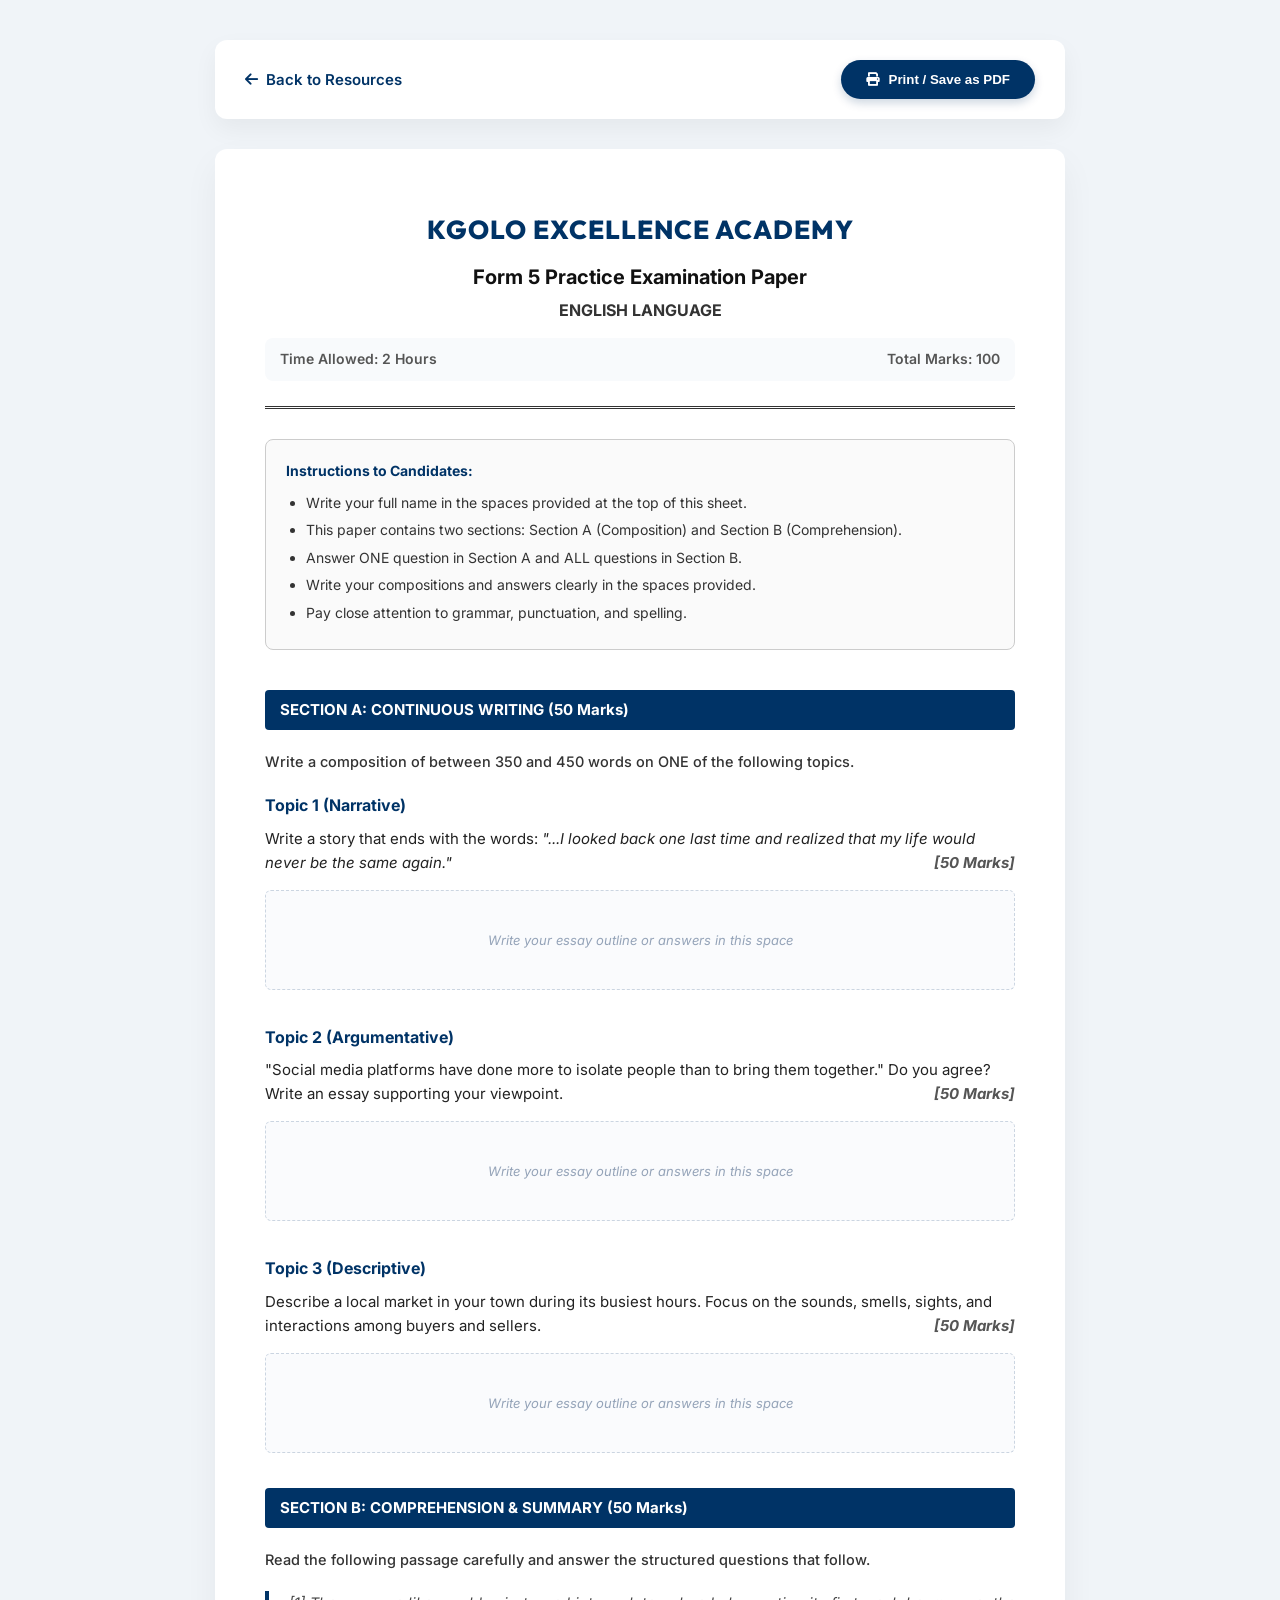
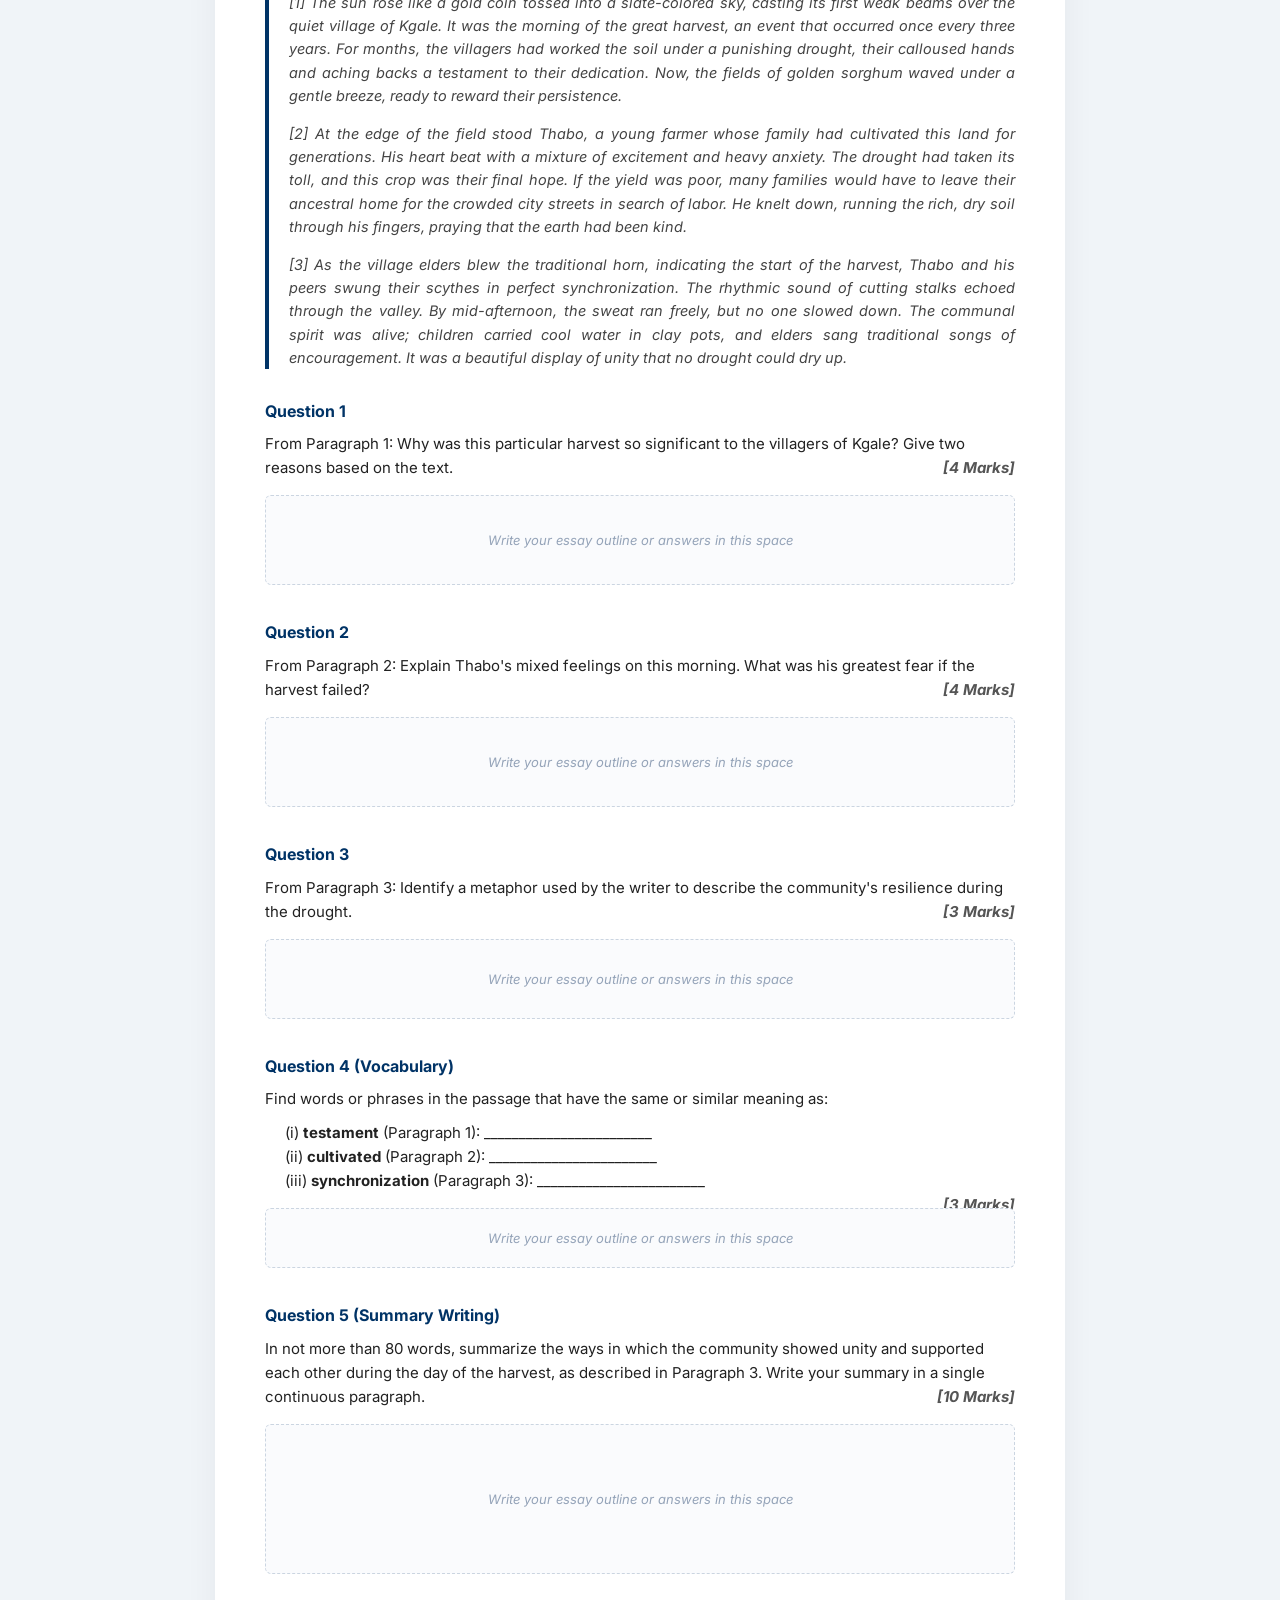
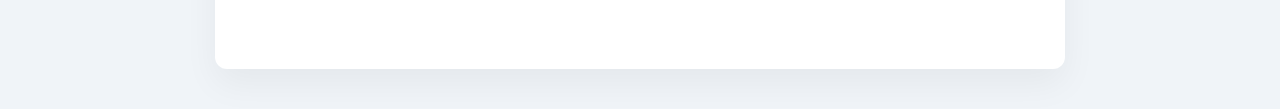
<file: papers/english_form5_paper.html>
<!DOCTYPE html>
<html lang="en">
<head>
  <meta charset="UTF-8">
  <meta name="viewport" content="width=device-width, initial-scale=1.0">
  <title>English Language Form 5 Practice Paper | Kgolo Excellence Academy</title>
  <link rel="stylesheet" href="https://cdnjs.cloudflare.com/ajax/libs/font-awesome/6.0.0/css/all.min.css">
  <style>
    /* Premium Online Stylesheet */
    @import url('https://fonts.googleapis.com/css2?family=Inter:wght@400;500;600;700&family=Outfit:wght@600;800&display=swap');
    
    * {
      margin: 0;
      padding: 0;
      box-sizing: border-box;
    }
    body {
      background-color: #f0f4f8;
      color: #333333;
      font-family: 'Inter', sans-serif;
      line-height: 1.6;
      padding: 40px 20px;
    }
    .action-header {
      max-width: 850px;
      margin: 0 auto 30px;
      display: flex;
      justify-content: space-between;
      align-items: center;
      background: white;
      padding: 20px 30px;
      border-radius: 12px;
      box-shadow: 0 10px 25px rgba(0,0,0,0.05);
    }
    .action-header a {
      color: #003366;
      text-decoration: none;
      font-weight: 600;
      font-size: 15px;
      display: flex;
      align-items: center;
      gap: 8px;
      transition: color 0.3s;
    }
    .action-header a:hover {
      color: #0055aa;
    }
    .print-btn {
      background-color: #003366;
      color: white;
      border: none;
      padding: 12px 25px;
      border-radius: 30px;
      font-weight: bold;
      cursor: pointer;
      display: flex;
      align-items: center;
      gap: 10px;
      box-shadow: 0 4px 10px rgba(0,51,102,0.2);
      transition: all 0.3s;
    }
    .print-btn:hover {
      background-color: #0055aa;
      transform: translateY(-2px);
      box-shadow: 0 6px 15px rgba(0,85,170,0.3);
    }
    
    /* Exam Paper Formatting */
    .exam-paper {
      max-width: 850px;
      background: white;
      margin: 0 auto;
      padding: 60px 50px;
      border-radius: 12px;
      box-shadow: 0 15px 35px rgba(0,0,0,0.05);
      position: relative;
    }
    .exam-header {
      text-align: center;
      border-bottom: 3px double #333333;
      padding-bottom: 25px;
      margin-bottom: 30px;
    }
    .academy-logo {
      font-family: 'Outfit', sans-serif;
      font-weight: 800;
      font-size: 26px;
      color: #003366;
      text-transform: uppercase;
      letter-spacing: 1px;
      margin-bottom: 5px;
    }
    .exam-title {
      font-size: 20px;
      font-weight: 700;
      margin-top: 10px;
      color: #111;
    }
    .exam-meta {
      display: flex;
      justify-content: space-between;
      font-weight: 600;
      margin-top: 15px;
      font-size: 14px;
      color: #555;
      background: #f8fafc;
      padding: 10px 15px;
      border-radius: 8px;
    }
    .instructions {
      border: 1px solid #ccc;
      padding: 20px;
      margin-bottom: 40px;
      border-radius: 8px;
      font-size: 14px;
      background-color: #fafafa;
    }
    .instructions h4 {
      margin-bottom: 10px;
      color: #003366;
      font-weight: 700;
    }
    .instructions ul {
      margin-left: 20px;
    }
    .instructions li {
      margin-bottom: 5px;
    }
    
    /* Section dividers */
    .section-divider {
      background-color: #003366;
      color: white;
      font-weight: bold;
      font-size: 15px;
      padding: 8px 15px;
      border-radius: 4px;
      margin: 30px 0 20px;
    }
    
    /* Reading passage styling */
    .passage {
      border-left: 4px solid #003366;
      padding-left: 20px;
      margin: 20px 0 30px;
      font-style: italic;
      color: #444;
      text-align: justify;
      font-size: 14.5px;
    }
    .passage p {
      margin-bottom: 15px;
    }
    
    /* Questions section */
    .question {
      margin-bottom: 35px;
      page-break-inside: avoid;
    }
    .q-number {
      font-weight: 700;
      color: #003366;
      font-size: 16px;
      margin-bottom: 8px;
    }
    .q-text {
      font-size: 15px;
      margin-bottom: 15px;
      color: #222;
    }
    .q-marks {
      float: right;
      font-weight: bold;
      color: #555;
      font-style: italic;
    }
    .working-space {
      height: 120px;
      border: 1px dashed #cbd5e1;
      border-radius: 6px;
      margin: 15px 0;
      background-color: #fafbfd;
      position: relative;
    }
    .working-space::after {
      content: 'Write your essay outline or answers in this space';
      position: absolute;
      top: 50%;
      left: 50%;
      transform: translate(-50%, -50%);
      color: #94a3b8;
      font-size: 13px;
      font-style: italic;
    }
    
    /* PRINT-ONLY STYLESHEET */
    @media print {
      body {
        background-color: white;
        color: black;
        padding: 0;
      }
      .action-header {
        display: none; /* Hide interactive header on paper */
      }
      .exam-paper {
        box-shadow: none;
        padding: 0;
        margin: 0;
        max-width: 100%;
        border-radius: 0;
      }
      .working-space {
        background-color: transparent;
        border-color: #888888;
      }
      .working-space::after {
        display: none;
      }
      .q-number {
        color: black;
      }
      .exam-meta {
        background: transparent;
        border: 1px solid #ccc;
      }
      .passage {
        border-left-color: black;
      }
      .section-divider {
        background-color: #eee;
        color: black;
        border: 1px solid #000;
      }
    }
  </style>
</head>
<body>

  <!-- ONLINE NAV HEADER -->
  <div class="action-header">
    <a href="../resources.html"><i class="fas fa-arrow-left"></i> Back to Resources</a>
    <button class="print-btn" onclick="window.print()"><i class="fas fa-print"></i> Print / Save as PDF</button>
  </div>

  <!-- EXAM PAPER CONTENT -->
  <div class="exam-paper">
    <div class="exam-header">
      <div class="academy-logo">Kgolo Excellence Academy</div>
      <div class="exam-title">Form 5 Practice Examination Paper</div>
      <div style="font-weight: bold; margin-top: 5px;">ENGLISH LANGUAGE</div>
      <div class="exam-meta">
        <span>Time Allowed: 2 Hours</span>
        <span>Total Marks: 100</span>
      </div>
    </div>

    <div class="instructions">
      <h4>Instructions to Candidates:</h4>
      <ul>
        <li>Write your full name in the spaces provided at the top of this sheet.</li>
        <li>This paper contains two sections: Section A (Composition) and Section B (Comprehension).</li>
        <li>Answer ONE question in Section A and ALL questions in Section B.</li>
        <li>Write your compositions and answers clearly in the spaces provided.</li>
        <li>Pay close attention to grammar, punctuation, and spelling.</li>
      </ul>
    </div>

    <!-- SECTION A -->
    <div class="section-divider">SECTION A: CONTINUOUS WRITING (50 Marks)</div>
    
    <div style="margin-bottom: 20px; font-size: 14.5px; font-weight: 500;">
      Write a composition of between 350 and 450 words on ONE of the following topics.
    </div>

    <!-- PROMPT 1 -->
    <div class="question">
      <div class="q-number">Topic 1 (Narrative)</div>
      <div class="q-text">
        Write a story that ends with the words: <i>"...I looked back one last time and realized that my life would never be the same again."</i>
        <span class="q-marks">[50 Marks]</span>
      </div>
      <div class="working-space" style="height: 100px;"></div>
    </div>

    <!-- PROMPT 2 -->
    <div class="question">
      <div class="q-number">Topic 2 (Argumentative)</div>
      <div class="q-text">
        "Social media platforms have done more to isolate people than to bring them together." Do you agree? Write an essay supporting your viewpoint.
        <span class="q-marks">[50 Marks]</span>
      </div>
      <div class="working-space" style="height: 100px;"></div>
    </div>

    <!-- PROMPT 3 -->
    <div class="question">
      <div class="q-number">Topic 3 (Descriptive)</div>
      <div class="q-text">
        Describe a local market in your town during its busiest hours. Focus on the sounds, smells, sights, and interactions among buyers and sellers.
        <span class="q-marks">[50 Marks]</span>
      </div>
      <div class="working-space" style="height: 100px;"></div>
    </div>

    <!-- SECTION B -->
    <div class="section-divider">SECTION B: COMPREHENSION & SUMMARY (50 Marks)</div>
    
    <div style="margin-bottom: 15px; font-size: 14.5px; font-weight: 500;">
      Read the following passage carefully and answer the structured questions that follow.
    </div>

    <!-- PASSAGE -->
    <div class="passage">
      <p>
        [1] The sun rose like a gold coin tossed into a slate-colored sky, casting its first weak beams over the quiet village of Kgale. It was the morning of the great harvest, an event that occurred once every three years. For months, the villagers had worked the soil under a punishing drought, their calloused hands and aching backs a testament to their dedication. Now, the fields of golden sorghum waved under a gentle breeze, ready to reward their persistence.
      </p>
      <p>
        [2] At the edge of the field stood Thabo, a young farmer whose family had cultivated this land for generations. His heart beat with a mixture of excitement and heavy anxiety. The drought had taken its toll, and this crop was their final hope. If the yield was poor, many families would have to leave their ancestral home for the crowded city streets in search of labor. He knelt down, running the rich, dry soil through his fingers, praying that the earth had been kind.
      </p>
      <p>
        [3] As the village elders blew the traditional horn, indicating the start of the harvest, Thabo and his peers swung their scythes in perfect synchronization. The rhythmic sound of cutting stalks echoed through the valley. By mid-afternoon, the sweat ran freely, but no one slowed down. The communal spirit was alive; children carried cool water in clay pots, and elders sang traditional songs of encouragement. It was a beautiful display of unity that no drought could dry up.
      </p>
    </div>

    <!-- QUESTIONS -->
    <!-- QUESTION 1 -->
    <div class="question">
      <div class="q-number">Question 1</div>
      <div class="q-text">
        From Paragraph 1: Why was this particular harvest so significant to the villagers of Kgale? Give two reasons based on the text.
        <span class="q-marks">[4 Marks]</span>
      </div>
      <div class="working-space" style="height: 90px;"></div>
    </div>

    <!-- QUESTION 2 -->
    <div class="question">
      <div class="q-number">Question 2</div>
      <div class="q-text">
        From Paragraph 2: Explain Thabo's mixed feelings on this morning. What was his greatest fear if the harvest failed?
        <span class="q-marks">[4 Marks]</span>
      </div>
      <div class="working-space" style="height: 90px;"></div>
    </div>

    <!-- QUESTION 3 -->
    <div class="question">
      <div class="q-number">Question 3</div>
      <div class="q-text">
        From Paragraph 3: Identify a metaphor used by the writer to describe the community's resilience during the drought.
        <span class="q-marks">[3 Marks]</span>
      </div>
      <div class="working-space" style="height: 80px;"></div>
    </div>

    <!-- QUESTION 4 -->
    <div class="question">
      <div class="q-number">Question 4 (Vocabulary)</div>
      <div class="q-text">
        Find words or phrases in the passage that have the same or similar meaning as:
        <div style="margin: 10px 0 0 20px;">
          (i) <b>testament</b> (Paragraph 1): ________________________<br>
          (ii) <b>cultivated</b> (Paragraph 2): ________________________<br>
          (iii) <b>synchronization</b> (Paragraph 3): ________________________
        </div>
        <span class="q-marks">[3 Marks]</span>
      </div>
      <div class="working-space" style="height: 60px;"></div>
    </div>

    <!-- QUESTION 5 -->
    <div class="question">
      <div class="q-number">Question 5 (Summary Writing)</div>
      <div class="q-text">
        In not more than 80 words, summarize the ways in which the community showed unity and supported each other during the day of the harvest, as described in Paragraph 3. Write your summary in a single continuous paragraph.
        <span class="q-marks">[10 Marks]</span>
      </div>
      <div class="working-space" style="height: 150px;"></div>
    </div>

  </div>

</body>
</html>
</file>
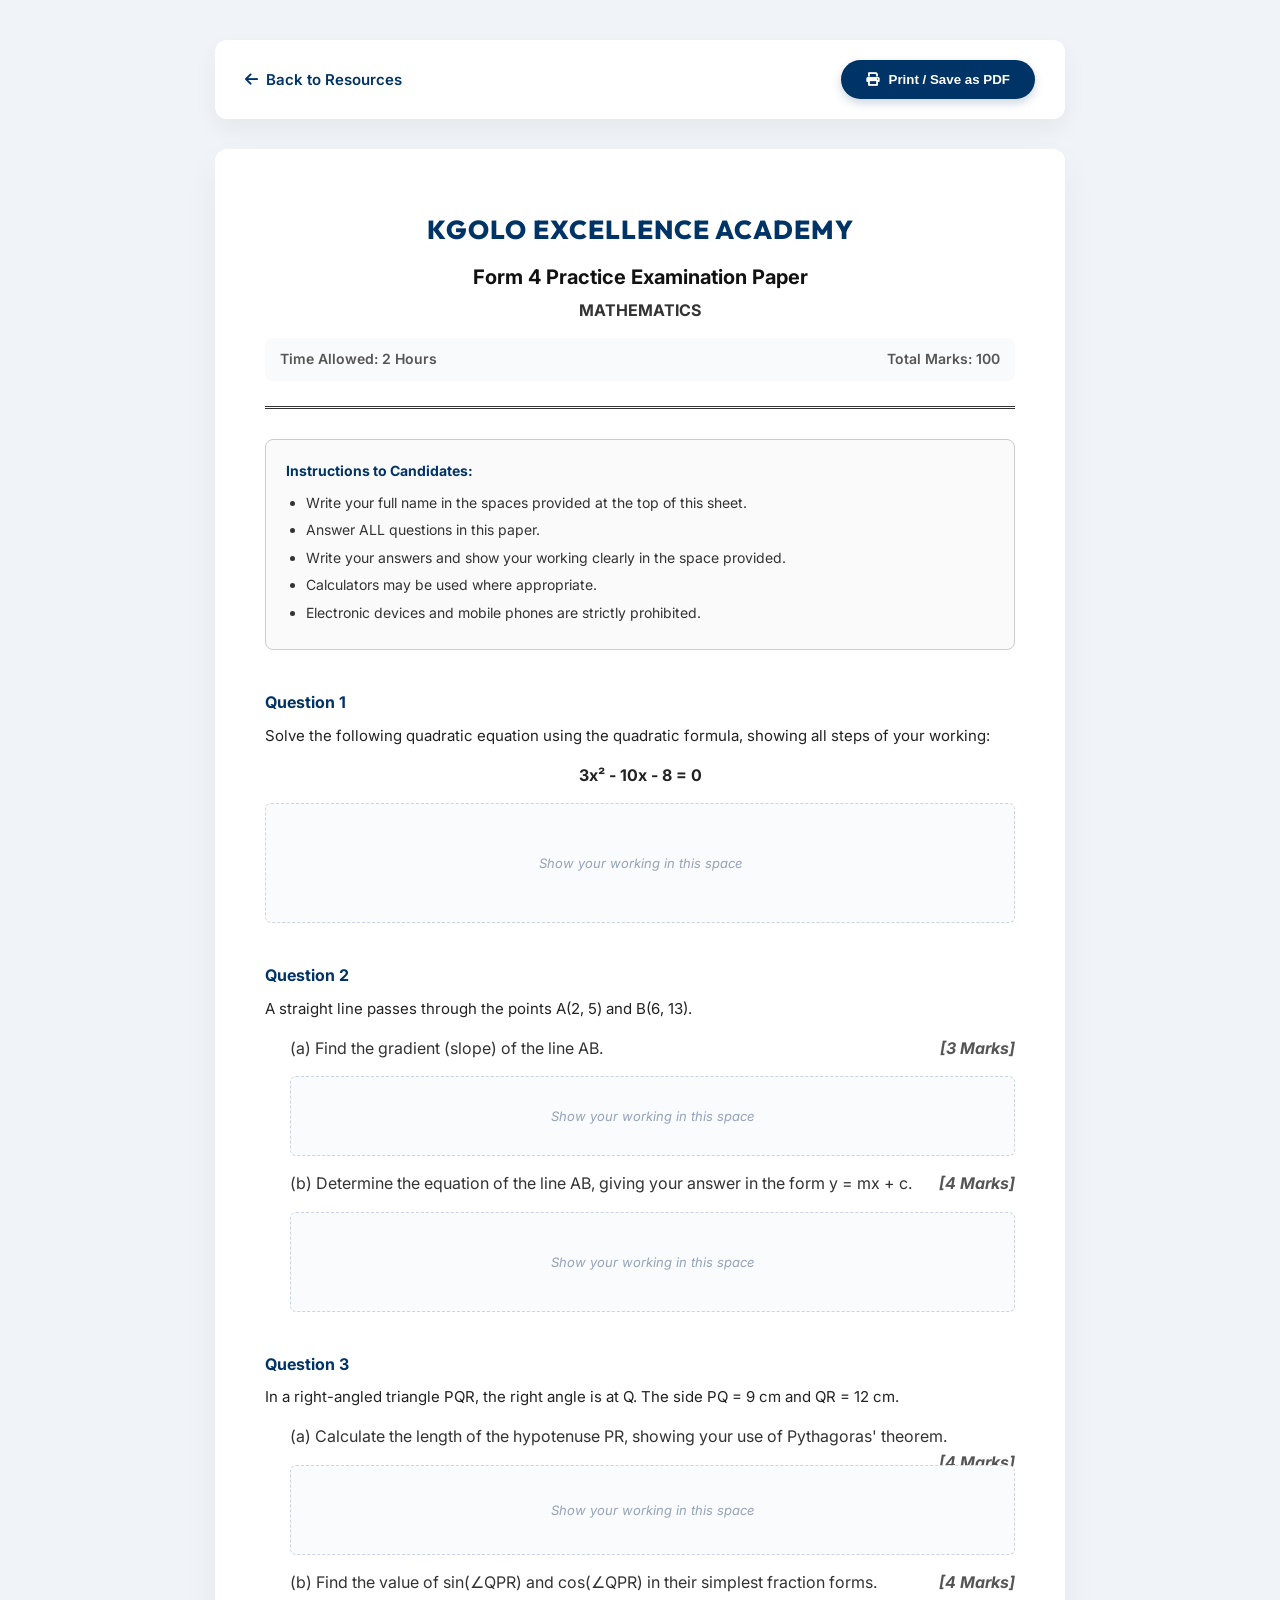
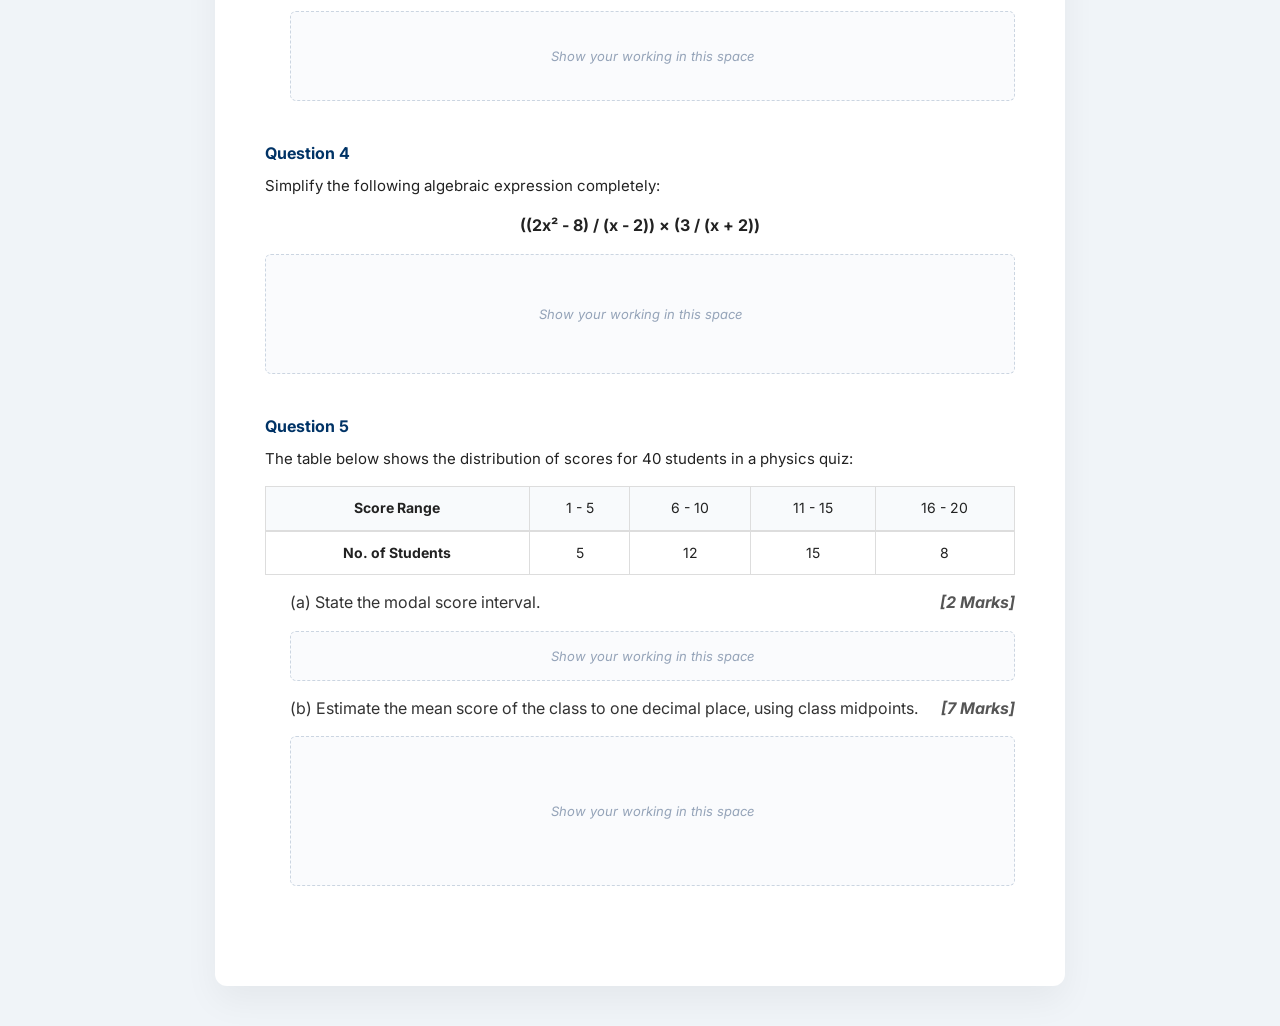
<file: papers/mathematics_form4_paper.html>
<!DOCTYPE html>
<html lang="en">
<head>
  <meta charset="UTF-8">
  <meta name="viewport" content="width=device-width, initial-scale=1.0">
  <title>Mathematics Form 4 Practice Paper | Kgolo Excellence Academy</title>
  <link rel="stylesheet" href="https://cdnjs.cloudflare.com/ajax/libs/font-awesome/6.0.0/css/all.min.css">
  <style>
    /* Premium Online Stylesheet */
    @import url('https://fonts.googleapis.com/css2?family=Inter:wght@400;500;600;700&family=Outfit:wght@600;800&display=swap');
    
    * {
      margin: 0;
      padding: 0;
      box-sizing: border-box;
    }
    body {
      background-color: #f0f4f8;
      color: #333333;
      font-family: 'Inter', sans-serif;
      line-height: 1.6;
      padding: 40px 20px;
    }
    .action-header {
      max-width: 850px;
      margin: 0 auto 30px;
      display: flex;
      justify-content: space-between;
      align-items: center;
      background: white;
      padding: 20px 30px;
      border-radius: 12px;
      box-shadow: 0 10px 25px rgba(0,0,0,0.05);
    }
    .action-header a {
      color: #003366;
      text-decoration: none;
      font-weight: 600;
      font-size: 15px;
      display: flex;
      align-items: center;
      gap: 8px;
      transition: color 0.3s;
    }
    .action-header a:hover {
      color: #0055aa;
    }
    .print-btn {
      background-color: #003366;
      color: white;
      border: none;
      padding: 12px 25px;
      border-radius: 30px;
      font-weight: bold;
      cursor: pointer;
      display: flex;
      align-items: center;
      gap: 10px;
      box-shadow: 0 4px 10px rgba(0,51,102,0.2);
      transition: all 0.3s;
    }
    .print-btn:hover {
      background-color: #0055aa;
      transform: translateY(-2px);
      box-shadow: 0 6px 15px rgba(0,85,170,0.3);
    }
    
    /* Exam Paper Formatting */
    .exam-paper {
      max-width: 850px;
      background: white;
      margin: 0 auto;
      padding: 60px 50px;
      border-radius: 12px;
      box-shadow: 0 15px 35px rgba(0,0,0,0.05);
      position: relative;
    }
    .exam-header {
      text-align: center;
      border-bottom: 3px double #333333;
      padding-bottom: 25px;
      margin-bottom: 30px;
    }
    .academy-logo {
      font-family: 'Outfit', sans-serif;
      font-weight: 800;
      font-size: 26px;
      color: #003366;
      text-transform: uppercase;
      letter-spacing: 1px;
      margin-bottom: 5px;
    }
    .exam-title {
      font-size: 20px;
      font-weight: 700;
      margin-top: 10px;
      color: #111;
    }
    .exam-meta {
      display: flex;
      justify-content: space-between;
      font-weight: 600;
      margin-top: 15px;
      font-size: 14px;
      color: #555;
      background: #f8fafc;
      padding: 10px 15px;
      border-radius: 8px;
    }
    .instructions {
      border: 1px solid #ccc;
      padding: 20px;
      margin-bottom: 40px;
      border-radius: 8px;
      font-size: 14px;
      background-color: #fafafa;
    }
    .instructions h4 {
      margin-bottom: 10px;
      color: #003366;
      font-weight: 700;
    }
    .instructions ul {
      margin-left: 20px;
    }
    .instructions li {
      margin-bottom: 5px;
    }
    
    /* Questions section */
    .question {
      margin-bottom: 40px;
      page-break-inside: avoid;
    }
    .q-number {
      font-weight: 700;
      color: #003366;
      font-size: 16px;
      margin-bottom: 8px;
    }
    .q-text {
      font-size: 15px;
      margin-bottom: 15px;
      color: #222;
    }
    .q-sub {
      margin-left: 25px;
      margin-bottom: 15px;
    }
    .q-sub-text {
      margin-bottom: 10px;
    }
    .q-marks {
      float: right;
      font-weight: bold;
      color: #555;
      font-style: italic;
    }
    .working-space {
      height: 120px;
      border: 1px dashed #cbd5e1;
      border-radius: 6px;
      margin: 15px 0;
      background-color: #fafbfd;
      position: relative;
    }
    .working-space::after {
      content: 'Show your working in this space';
      position: absolute;
      top: 50%;
      left: 50%;
      transform: translate(-50%, -50%);
      color: #94a3b8;
      font-size: 13px;
      font-style: italic;
    }
    
    /* PRINT-ONLY STYLESHEET */
    @media print {
      body {
        background-color: white;
        color: black;
        padding: 0;
      }
      .action-header {
        display: none; /* Hide interactive header on paper */
      }
      .exam-paper {
        box-shadow: none;
        padding: 0;
        margin: 0;
        max-width: 100%;
        border-radius: 0;
      }
      .working-space {
        background-color: transparent;
        border-color: #888888;
      }
      .working-space::after {
        display: none;
      }
      .q-number {
        color: black;
      }
      .exam-meta {
        background: transparent;
        border: 1px solid #ccc;
      }
    }
  </style>
</head>
<body>

  <!-- ONLINE NAV HEADER -->
  <div class="action-header">
    <a href="../resources.html"><i class="fas fa-arrow-left"></i> Back to Resources</a>
    <button class="print-btn" onclick="window.print()"><i class="fas fa-print"></i> Print / Save as PDF</button>
  </div>

  <!-- EXAM PAPER CONTENT -->
  <div class="exam-paper">
    <div class="exam-header">
      <div class="academy-logo">Kgolo Excellence Academy</div>
      <div class="exam-title">Form 4 Practice Examination Paper</div>
      <div style="font-weight: bold; margin-top: 5px;">MATHEMATICS</div>
      <div class="exam-meta">
        <span>Time Allowed: 2 Hours</span>
        <span>Total Marks: 100</span>
      </div>
    </div>

    <div class="instructions">
      <h4>Instructions to Candidates:</h4>
      <ul>
        <li>Write your full name in the spaces provided at the top of this sheet.</li>
        <li>Answer ALL questions in this paper.</li>
        <li>Write your answers and show your working clearly in the space provided.</li>
        <li>Calculators may be used where appropriate.</li>
        <li>Electronic devices and mobile phones are strictly prohibited.</li>
      </ul>
    </div>

    <!-- QUESTION 1 -->
    <div class="question">
      <div class="q-number">Question 1</div>
      <div class="q-text">
        Solve the following quadratic equation using the quadratic formula, showing all steps of your working:
        <div style="text-align: center; margin: 15px 0; font-weight: bold; font-size: 16px;">
          3x² - 10x - 8 = 0
        </div>
        <span class="q-marks">[8 Marks]</span>
      </div>
      <div class="working-space"></div>
    </div>

    <!-- QUESTION 2 -->
    <div class="question">
      <div class="q-number">Question 2</div>
      <div class="q-text">
        A straight line passes through the points A(2, 5) and B(6, 13).
      </div>
      <div class="q-sub">
        <div class="q-sub-text">
          (a) Find the gradient (slope) of the line AB.
          <span class="q-marks">[3 Marks]</span>
        </div>
        <div class="working-space" style="height: 80px;"></div>
        
        <div class="q-sub-text" style="margin-top: 15px;">
          (b) Determine the equation of the line AB, giving your answer in the form y = mx + c.
          <span class="q-marks">[4 Marks]</span>
        </div>
        <div class="working-space" style="height: 100px;"></div>
      </div>
    </div>

    <!-- QUESTION 3 -->
    <div class="question">
      <div class="q-number">Question 3</div>
      <div class="q-text">
        In a right-angled triangle PQR, the right angle is at Q. The side PQ = 9 cm and QR = 12 cm.
      </div>
      <div class="q-sub">
        <div class="q-sub-text">
          (a) Calculate the length of the hypotenuse PR, showing your use of Pythagoras' theorem.
          <span class="q-marks">[4 Marks]</span>
        </div>
        <div class="working-space" style="height: 90px;"></div>
        
        <div class="q-sub-text" style="margin-top: 15px;">
          (b) Find the value of sin(∠QPR) and cos(∠QPR) in their simplest fraction forms.
          <span class="q-marks">[4 Marks]</span>
        </div>
        <div class="working-space" style="height: 90px;"></div>
      </div>
    </div>

    <!-- QUESTION 4 -->
    <div class="question">
      <div class="q-number">Question 4</div>
      <div class="q-text">
        Simplify the following algebraic expression completely:
        <div style="text-align: center; margin: 15px 0; font-weight: bold; font-size: 16px;">
          ((2x² - 8) / (x - 2))  ×  (3 / (x + 2))
        </div>
        <span class="q-marks">[8 Marks]</span>
      </div>
      <div class="working-space"></div>
    </div>

    <!-- QUESTION 5 -->
    <div class="question">
      <div class="q-number">Question 5</div>
      <div class="q-text">
        The table below shows the distribution of scores for 40 students in a physics quiz:
        <table style="width: 100%; border-collapse: collapse; margin: 15px 0; text-align: center; font-size: 14px;">
          <tr style="background: #f8fafc; border-bottom: 2px solid #ddd;">
            <th style="padding: 10px; border: 1px solid #ddd;">Score Range</th>
            <td style="padding: 10px; border: 1px solid #ddd;">1 - 5</td>
            <td style="padding: 10px; border: 1px solid #ddd;">6 - 10</td>
            <td style="padding: 10px; border: 1px solid #ddd;">11 - 15</td>
            <td style="padding: 10px; border: 1px solid #ddd;">16 - 20</td>
          </tr>
          <tr>
            <th style="padding: 10px; border: 1px solid #ddd;">No. of Students</th>
            <td style="padding: 10px; border: 1px solid #ddd;">5</td>
            <td style="padding: 10px; border: 1px solid #ddd;">12</td>
            <td style="padding: 10px; border: 1px solid #ddd;">15</td>
            <td style="padding: 10px; border: 1px solid #ddd;">8</td>
          </tr>
        </table>
      </div>
      <div class="q-sub">
        <div class="q-sub-text">
          (a) State the modal score interval.
          <span class="q-marks">[2 Marks]</span>
        </div>
        <div class="working-space" style="height: 50px;"></div>
        
        <div class="q-sub-text" style="margin-top: 15px;">
          (b) Estimate the mean score of the class to one decimal place, using class midpoints.
          <span class="q-marks">[7 Marks]</span>
        </div>
        <div class="working-space" style="height: 150px;"></div>
      </div>
    </div>

  </div>

</body>
</html>
</file>
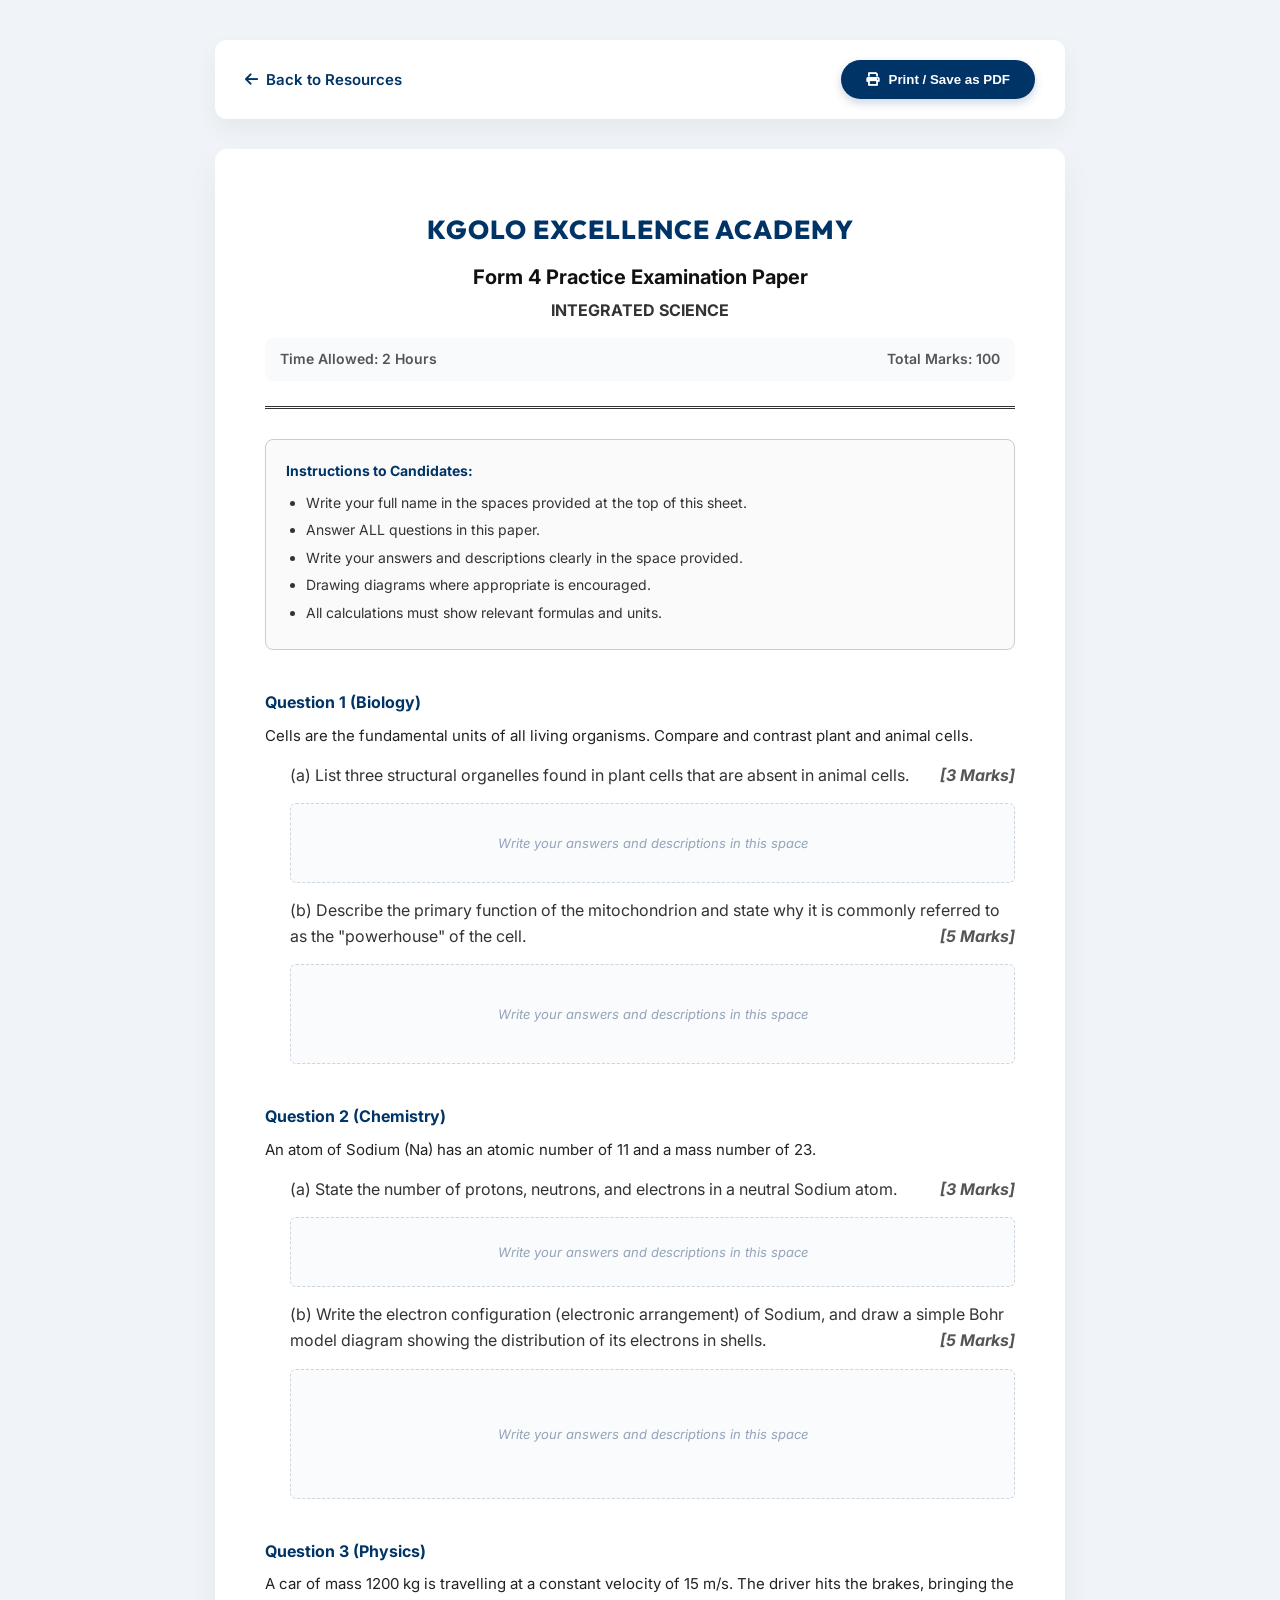
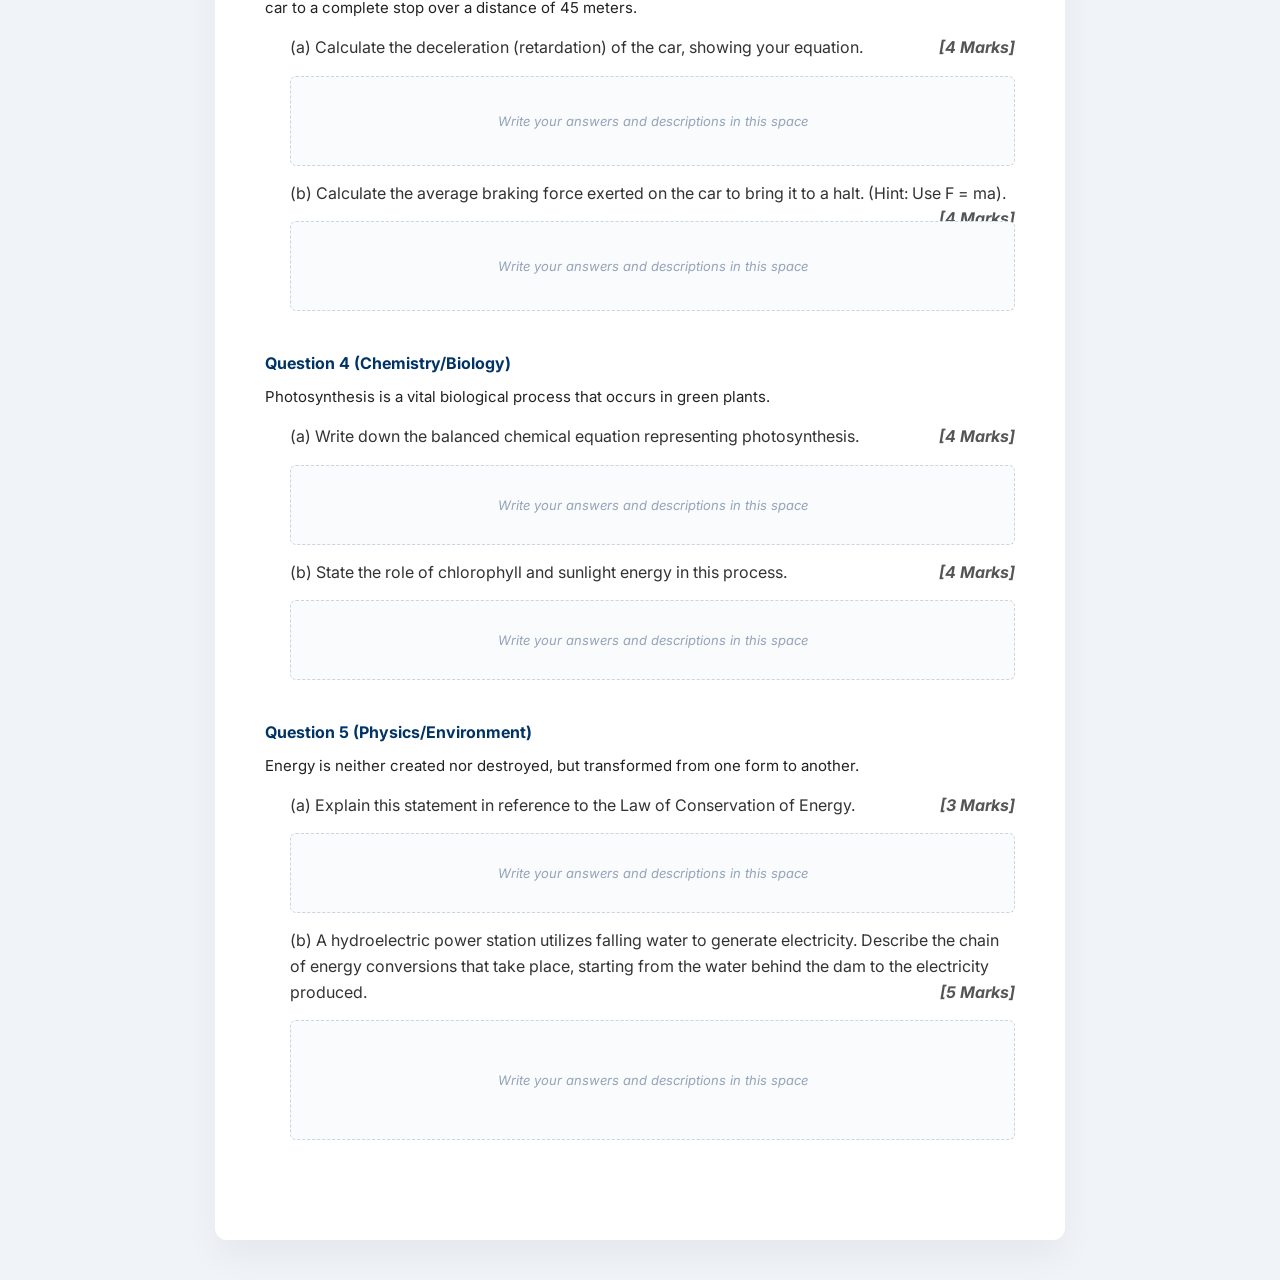
<file: papers/science_form4_paper.html>
<!DOCTYPE html>
<html lang="en">
<head>
  <meta charset="UTF-8">
  <meta name="viewport" content="width=device-width, initial-scale=1.0">
  <title>Integrated Science Form 4 Practice Paper | Kgolo Excellence Academy</title>
  <link rel="stylesheet" href="https://cdnjs.cloudflare.com/ajax/libs/font-awesome/6.0.0/css/all.min.css">
  <style>
    /* Premium Online Stylesheet */
    @import url('https://fonts.googleapis.com/css2?family=Inter:wght@400;500;600;700&family=Outfit:wght@600;800&display=swap');
    
    * {
      margin: 0;
      padding: 0;
      box-sizing: border-box;
    }
    body {
      background-color: #f0f4f8;
      color: #333333;
      font-family: 'Inter', sans-serif;
      line-height: 1.6;
      padding: 40px 20px;
    }
    .action-header {
      max-width: 850px;
      margin: 0 auto 30px;
      display: flex;
      justify-content: space-between;
      align-items: center;
      background: white;
      padding: 20px 30px;
      border-radius: 12px;
      box-shadow: 0 10px 25px rgba(0,0,0,0.05);
    }
    .action-header a {
      color: #003366;
      text-decoration: none;
      font-weight: 600;
      font-size: 15px;
      display: flex;
      align-items: center;
      gap: 8px;
      transition: color 0.3s;
    }
    .action-header a:hover {
      color: #0055aa;
    }
    .print-btn {
      background-color: #003366;
      color: white;
      border: none;
      padding: 12px 25px;
      border-radius: 30px;
      font-weight: bold;
      cursor: pointer;
      display: flex;
      align-items: center;
      gap: 10px;
      box-shadow: 0 4px 10px rgba(0,51,102,0.2);
      transition: all 0.3s;
    }
    .print-btn:hover {
      background-color: #0055aa;
      transform: translateY(-2px);
      box-shadow: 0 6px 15px rgba(0,85,170,0.3);
    }
    
    /* Exam Paper Formatting */
    .exam-paper {
      max-width: 850px;
      background: white;
      margin: 0 auto;
      padding: 60px 50px;
      border-radius: 12px;
      box-shadow: 0 15px 35px rgba(0,0,0,0.05);
      position: relative;
    }
    .exam-header {
      text-align: center;
      border-bottom: 3px double #333333;
      padding-bottom: 25px;
      margin-bottom: 30px;
    }
    .academy-logo {
      font-family: 'Outfit', sans-serif;
      font-weight: 800;
      font-size: 26px;
      color: #003366;
      text-transform: uppercase;
      letter-spacing: 1px;
      margin-bottom: 5px;
    }
    .exam-title {
      font-size: 20px;
      font-weight: 700;
      margin-top: 10px;
      color: #111;
    }
    .exam-meta {
      display: flex;
      justify-content: space-between;
      font-weight: 600;
      margin-top: 15px;
      font-size: 14px;
      color: #555;
      background: #f8fafc;
      padding: 10px 15px;
      border-radius: 8px;
    }
    .instructions {
      border: 1px solid #ccc;
      padding: 20px;
      margin-bottom: 40px;
      border-radius: 8px;
      font-size: 14px;
      background-color: #fafafa;
    }
    .instructions h4 {
      margin-bottom: 10px;
      color: #003366;
      font-weight: 700;
    }
    .instructions ul {
      margin-left: 20px;
    }
    .instructions li {
      margin-bottom: 5px;
    }
    
    /* Questions section */
    .question {
      margin-bottom: 40px;
      page-break-inside: avoid;
    }
    .q-number {
      font-weight: 700;
      color: #003366;
      font-size: 16px;
      margin-bottom: 8px;
    }
    .q-text {
      font-size: 15px;
      margin-bottom: 15px;
      color: #222;
    }
    .q-sub {
      margin-left: 25px;
      margin-bottom: 15px;
    }
    .q-sub-text {
      margin-bottom: 10px;
    }
    .q-marks {
      float: right;
      font-weight: bold;
      color: #555;
      font-style: italic;
    }
    .working-space {
      height: 120px;
      border: 1px dashed #cbd5e1;
      border-radius: 6px;
      margin: 15px 0;
      background-color: #fafbfd;
      position: relative;
    }
    .working-space::after {
      content: 'Write your answers and descriptions in this space';
      position: absolute;
      top: 50%;
      left: 50%;
      transform: translate(-50%, -50%);
      color: #94a3b8;
      font-size: 13px;
      font-style: italic;
    }
    
    /* PRINT-ONLY STYLESHEET */
    @media print {
      body {
        background-color: white;
        color: black;
        padding: 0;
      }
      .action-header {
        display: none; /* Hide interactive header on paper */
      }
      .exam-paper {
        box-shadow: none;
        padding: 0;
        margin: 0;
        max-width: 100%;
        border-radius: 0;
      }
      .working-space {
        background-color: transparent;
        border-color: #888888;
      }
      .working-space::after {
        display: none;
      }
      .q-number {
        color: black;
      }
      .exam-meta {
        background: transparent;
        border: 1px solid #ccc;
      }
    }
  </style>
</head>
<body>

  <!-- ONLINE NAV HEADER -->
  <div class="action-header">
    <a href="../resources.html"><i class="fas fa-arrow-left"></i> Back to Resources</a>
    <button class="print-btn" onclick="window.print()"><i class="fas fa-print"></i> Print / Save as PDF</button>
  </div>

  <!-- EXAM PAPER CONTENT -->
  <div class="exam-paper">
    <div class="exam-header">
      <div class="academy-logo">Kgolo Excellence Academy</div>
      <div class="exam-title">Form 4 Practice Examination Paper</div>
      <div style="font-weight: bold; margin-top: 5px;">INTEGRATED SCIENCE</div>
      <div class="exam-meta">
        <span>Time Allowed: 2 Hours</span>
        <span>Total Marks: 100</span>
      </div>
    </div>

    <div class="instructions">
      <h4>Instructions to Candidates:</h4>
      <ul>
        <li>Write your full name in the spaces provided at the top of this sheet.</li>
        <li>Answer ALL questions in this paper.</li>
        <li>Write your answers and descriptions clearly in the space provided.</li>
        <li>Drawing diagrams where appropriate is encouraged.</li>
        <li>All calculations must show relevant formulas and units.</li>
      </ul>
    </div>

    <!-- QUESTION 1: CELL BIOLOGY -->
    <div class="question">
      <div class="q-number">Question 1 (Biology)</div>
      <div class="q-text">
        Cells are the fundamental units of all living organisms. Compare and contrast plant and animal cells.
      </div>
      <div class="q-sub">
        <div class="q-sub-text">
          (a) List three structural organelles found in plant cells that are absent in animal cells.
          <span class="q-marks">[3 Marks]</span>
        </div>
        <div class="working-space" style="height: 80px;"></div>
        
        <div class="q-sub-text" style="margin-top: 15px;">
          (b) Describe the primary function of the mitochondrion and state why it is commonly referred to as the "powerhouse" of the cell.
          <span class="q-marks">[5 Marks]</span>
        </div>
        <div class="working-space" style="height: 100px;"></div>
      </div>
    </div>

    <!-- QUESTION 2: CHEMISTRY STRUCTURE -->
    <div class="question">
      <div class="q-number">Question 2 (Chemistry)</div>
      <div class="q-text">
        An atom of Sodium (Na) has an atomic number of 11 and a mass number of 23.
      </div>
      <div class="q-sub">
        <div class="q-sub-text">
          (a) State the number of protons, neutrons, and electrons in a neutral Sodium atom.
          <span class="q-marks">[3 Marks]</span>
        </div>
        <div class="working-space" style="height: 70px;"></div>
        
        <div class="q-sub-text" style="margin-top: 15px;">
          (b) Write the electron configuration (electronic arrangement) of Sodium, and draw a simple Bohr model diagram showing the distribution of its electrons in shells.
          <span class="q-marks">[5 Marks]</span>
        </div>
        <div class="working-space" style="height: 130px;"></div>
      </div>
    </div>

    <!-- QUESTION 3: PHYSICS FORCES -->
    <div class="question">
      <div class="q-number">Question 3 (Physics)</div>
      <div class="q-text">
        A car of mass 1200 kg is travelling at a constant velocity of 15 m/s. The driver hits the brakes, bringing the car to a complete stop over a distance of 45 meters.
      </div>
      <div class="q-sub">
        <div class="q-sub-text">
          (a) Calculate the deceleration (retardation) of the car, showing your equation.
          <span class="q-marks">[4 Marks]</span>
        </div>
        <div class="working-space" style="height: 90px;"></div>
        
        <div class="q-sub-text" style="margin-top: 15px;">
          (b) Calculate the average braking force exerted on the car to bring it to a halt. (Hint: Use F = ma).
          <span class="q-marks">[4 Marks]</span>
        </div>
        <div class="working-space" style="height: 90px;"></div>
      </div>
    </div>

    <!-- QUESTION 4: BIOLOGY & CHEMISTRY EQUATIONS -->
    <div class="question">
      <div class="q-number">Question 4 (Chemistry/Biology)</div>
      <div class="q-text">
        Photosynthesis is a vital biological process that occurs in green plants.
      </div>
      <div class="q-sub">
        <div class="q-sub-text">
          (a) Write down the balanced chemical equation representing photosynthesis.
          <span class="q-marks">[4 Marks]</span>
        </div>
        <div class="working-space" style="height: 80px;"></div>
        
        <div class="q-sub-text" style="margin-top: 15px;">
          (b) State the role of chlorophyll and sunlight energy in this process.
          <span class="q-marks">[4 Marks]</span>
        </div>
        <div class="working-space" style="height: 80px;"></div>
      </div>
    </div>

    <!-- QUESTION 5: ENERGY AND THERMODYNAMICS -->
    <div class="question">
      <div class="q-number">Question 5 (Physics/Environment)</div>
      <div class="q-text">
        Energy is neither created nor destroyed, but transformed from one form to another.
      </div>
      <div class="q-sub">
        <div class="q-sub-text">
          (a) Explain this statement in reference to the Law of Conservation of Energy.
          <span class="q-marks">[3 Marks]</span>
        </div>
        <div class="working-space" style="height: 80px;"></div>
        
        <div class="q-sub-text" style="margin-top: 15px;">
          (b) A hydroelectric power station utilizes falling water to generate electricity. Describe the chain of energy conversions that take place, starting from the water behind the dam to the electricity produced.
          <span class="q-marks">[5 Marks]</span>
        </div>
        <div class="working-space" style="height: 120px;"></div>
      </div>
    </div>

  </div>

</body>
</html>
</file>
<file: nav-footer.css>
@import url('https://fonts.googleapis.com/css2?family=Inter:wght@300;400;500;600;700;800&family=Outfit:wght@300;400;500;600;700;800;900&display=swap');

/* ==========================================================================
   Kgolo Excellence Academy - Shared Navigation and Footer Stylesheet
   ========================================================================== */

/* Typography & Base Reset (Applies to all matching elements) */
* {
    margin: 0;
    padding: 0;
    box-sizing: border-box;
    font-family: 'Outfit', 'Inter', 'Segoe UI', Arial, sans-serif;
}

body {
    background-color: #f8f9fa;
    color: #333333;
    line-height: 1.6;
}

/* ==========================================================================
   HEADER & STICKY NAVIGATION
   ========================================================================== */
header {
    background: linear-gradient(135deg, #001f4d 0%, #003366 100%);
    color: #ffffff;
    padding: 12px 40px;
    display: flex;
    justify-content: space-between;
    align-items: center;
    position: sticky;
    top: 0;
    z-index: 1000;
    box-shadow: 0 4px 20px rgba(0, 0, 0, 0.15);
    backdrop-filter: blur(10px);
    -webkit-backdrop-filter: blur(10px);
    transition: all 0.3s ease;
}

/* Branding Logo */
.logo-container {
    display: flex;
    align-items: center;
    gap: 15px;
    text-decoration: none;
    color: #ffffff;
    transition: transform 0.3s ease;
}

.logo-container:hover {
    transform: scale(1.02);
}

.logo-container img {
    height: 55px;
    width: 55px;
    object-fit: cover;
    border-radius: 50%;
    background: #ffffff;
    padding: 3px;
    box-shadow: 0 0 15px rgba(255, 215, 0, 0.2);
    transition: all 0.4s ease;
}

.logo-container:hover img {
    transform: rotate(360deg);
    box-shadow: 0 0 20px rgba(255, 215, 0, 0.5);
}

.site-name {
    font-size: 22px;
    font-weight: 800;
    letter-spacing: 0.5px;
    background: linear-gradient(120deg, #ffffff 60%, #ffd700 100%);
    -webkit-background-clip: text;
    -webkit-text-fill-color: transparent;
    transition: all 0.3s ease;
}

/* Navigation Links (Desktop) */
nav {
    display: flex;
    align-items: center;
    gap: 25px;
}

nav a {
    color: rgba(255, 255, 255, 0.85);
    text-decoration: none;
    font-weight: 600;
    font-size: 15px;
    position: relative;
    padding: 6px 0;
    transition: color 0.3s ease;
}

/* Premium growing underline effect */
nav a::after {
    content: '';
    position: absolute;
    width: 100%;
    transform: scaleX(0);
    height: 2px;
    bottom: 0;
    left: 0;
    background-color: #ffd700;
    transform-origin: bottom right;
    transition: transform 0.3s cubic-bezier(0.86, 0, 0.07, 1);
}

nav a:hover {
    color: #ffd700;
}

nav a:hover::after {
    transform: scaleX(1);
    transform-origin: bottom left;
}

/* Active Page Highlight */
nav a.active {
    color: #ffd700;
    font-weight: 700;
}

nav a.active::after {
    transform: scaleX(1);
    background-color: #ffd700;
}

/* Mobile Hamburger Menu Toggle */
.menu-toggle {
    display: none; /* Hidden on desktop */
    font-size: 32px;
    color: #ffffff;
    cursor: pointer;
    user-select: none;
    transition: all 0.3s ease;
    width: 40px;
    height: 40px;
    align-items: center;
    justify-content: center;
    border-radius: 8px;
}

.menu-toggle:hover {
    color: #ffd700;
    background: rgba(255, 255, 255, 0.1);
}

/* ==========================================================================
   RESPONSIVE DESIGN (TABLET & SMARTPHONE)
   ========================================================================== */
@media (max-width: 900px) {
    header {
        padding: 12px 25px;
    }
    
    .site-name {
        font-size: 19px;
    }
}

@media (max-width: 768px) {
    .menu-toggle {
        display: flex; /* Display toggle on screens <= 768px */
    }

    nav {
        display: none; /* Hide default inline menu */
        flex-direction: column;
        position: absolute;
        top: 100%; /* Sits flush under header */
        right: 0;
        width: 100%;
        background: rgba(0, 31, 77, 0.98);
        backdrop-filter: blur(15px);
        -webkit-backdrop-filter: blur(15px);
        padding: 30px 20px;
        box-shadow: 0 10px 30px rgba(0, 0, 0, 0.25);
        gap: 20px;
        text-align: center;
        border-top: 1px solid rgba(255, 255, 255, 0.1);
        overflow: hidden;
        animation: slideDown 0.4s cubic-bezier(0.16, 1, 0.3, 1) forwards;
    }

    nav.active {
        display: flex;
    }

    nav a {
        width: 100%;
        padding: 12px 0;
        font-size: 17px;
        border-bottom: 1px solid rgba(255, 255, 255, 0.05);
    }

    nav a:last-child {
        border-bottom: none;
    }

    nav a::after {
        display: none; /* Disable sliding underline on mobile */
    }

    nav a:hover, nav a.active {
        color: #ffd700;
        background: rgba(255, 255, 255, 0.05);
        border-radius: 8px;
    }
}

@keyframes slideDown {
    from {
        opacity: 0;
        transform: translateY(-15px);
    }
    to {
        opacity: 1;
        transform: translateY(0);
    }
}

/* ==========================================================================
   PREMIUM THREE-COLUMN FOOTER
   ========================================================================== */
footer {
    background: linear-gradient(135deg, #00122c 0%, #002244 100%);
    color: #e2e8f0;
    padding: 60px 40px 30px;
    margin-top: 60px;
    border-top: 3px solid #ffd700;
    display: grid;
    grid-template-columns: repeat(auto-fit, minmax(280px, 1fr));
    gap: 40px;
    position: relative;
    box-shadow: 0 -5px 25px rgba(0, 0, 0, 0.15);
}

.footer-col {
    display: flex;
    flex-direction: column;
    gap: 20px;
}

.footer-col h3 {
    color: #ffffff;
    font-size: 18px;
    font-weight: 700;
    position: relative;
    padding-bottom: 10px;
}

.footer-col h3::after {
    content: '';
    position: absolute;
    width: 45px;
    height: 3px;
    background-color: #ffd700;
    bottom: 0;
    left: 0;
    border-radius: 2px;
}

/* Col 1: Branding & Socials */
.footer-about p {
    font-size: 14px;
    color: #a0aec0;
    line-height: 1.7;
}

.socials {
    display: flex;
    gap: 15px;
    margin-top: 10px;
}

.socials a {
    color: #ffffff;
    background: rgba(255, 255, 255, 0.08);
    width: 42px;
    height: 42px;
    border-radius: 50%;
    display: flex;
    align-items: center;
    justify-content: center;
    text-decoration: none;
    font-size: 18px;
    transition: all 0.3s cubic-bezier(0.175, 0.885, 0.32, 1.275);
    border: 1px solid rgba(255, 255, 255, 0.1);
}

.socials a:hover {
    color: #001f4d;
    background: #ffd700;
    transform: translateY(-5px);
    box-shadow: 0 5px 15px rgba(255, 215, 0, 0.4);
    border-color: #ffd700;
}

/* Col 2: Navigation Links */
.footer-links {
    list-style: none;
    display: flex;
    flex-direction: column;
    gap: 12px;
}

.footer-links a {
    color: #a0aec0;
    text-decoration: none;
    font-size: 14px;
    transition: all 0.3s ease;
    display: inline-block;
}

.footer-links a:hover {
    color: #ffd700;
    transform: translateX(5px);
}

/* Col 3: Contact Info */
.footer-contact p {
    font-size: 14px;
    color: #a0aec0;
    display: flex;
    align-items: center;
    gap: 12px;
}

.footer-contact i {
    color: #ffd700;
    font-size: 16px;
    width: 20px;
}

/* Footer Bottom Credit */
.footer-bottom {
    grid-column: 1 / -1;
    border-top: 1px solid rgba(255, 255, 255, 0.08);
    padding-top: 25px;
    text-align: center;
    font-size: 13px;
    color: #718096;
    margin-top: 20px;
}

/* Spacing and adjustment for mobile footers */
@media (max-width: 768px) {
    footer {
        padding: 40px 20px 20px;
        gap: 30px;
        text-align: left;
    }
}

/* Premium Form Success/Error Alert States & Dynamic Animations */
.form-status {
    padding: 15px 20px;
    border-radius: 8px;
    font-size: 15px;
    font-weight: 600;
    line-height: 1.5;
    margin-top: 15px;
    display: none; /* Hidden by default */
    align-items: center;
    gap: 12px;
    animation: slideUpFade 0.4s cubic-bezier(0.16, 1, 0.3, 1) forwards;
}

.form-status.success {
    display: flex;
    background-color: #d1e7dd;
    color: #0f5132;
    border: 1px solid #badbcc;
}

.form-status.error {
    display: flex;
    background-color: #f8d7da;
    color: #842029;
    border: 1px solid #f5c2c7;
}

@keyframes slideUpFade {
    from {
        opacity: 0;
        transform: translateY(10px);
    }
    to {
        opacity: 1;
        transform: translateY(0);
    }
}
</file>
